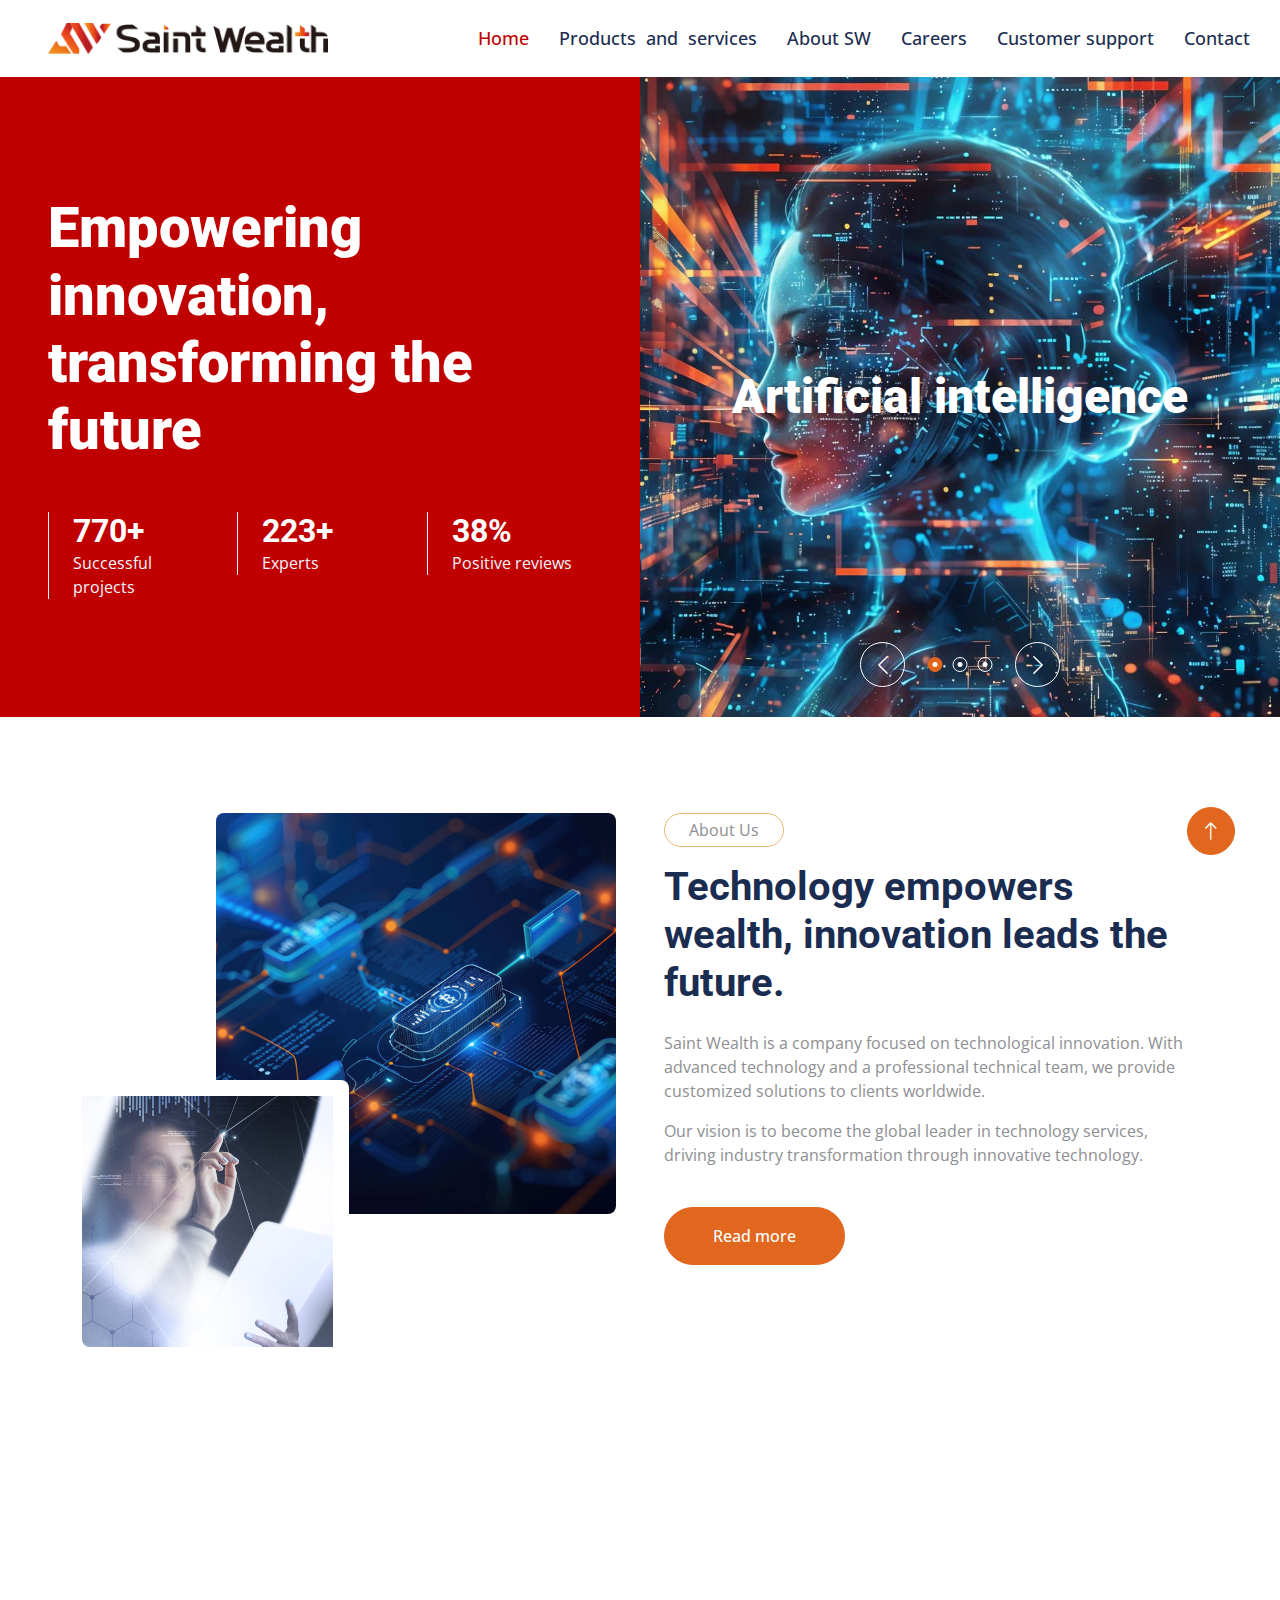
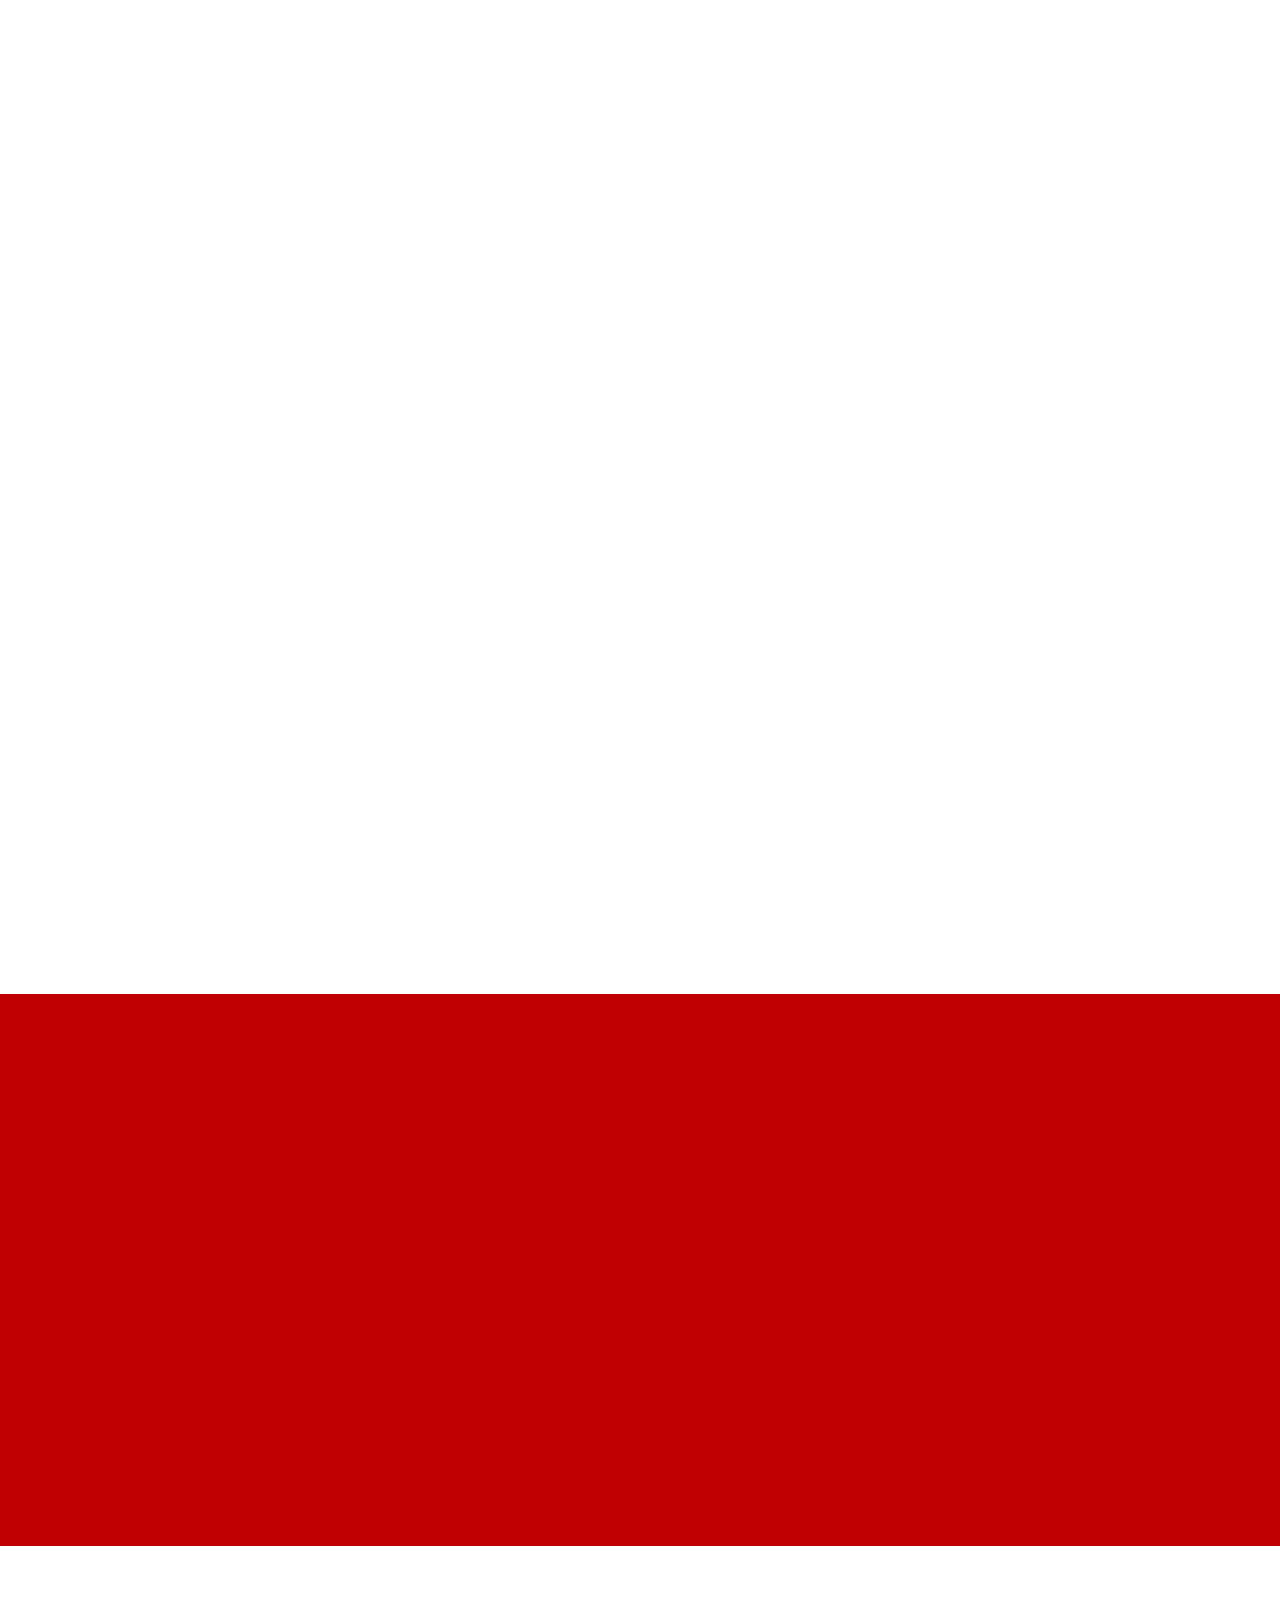
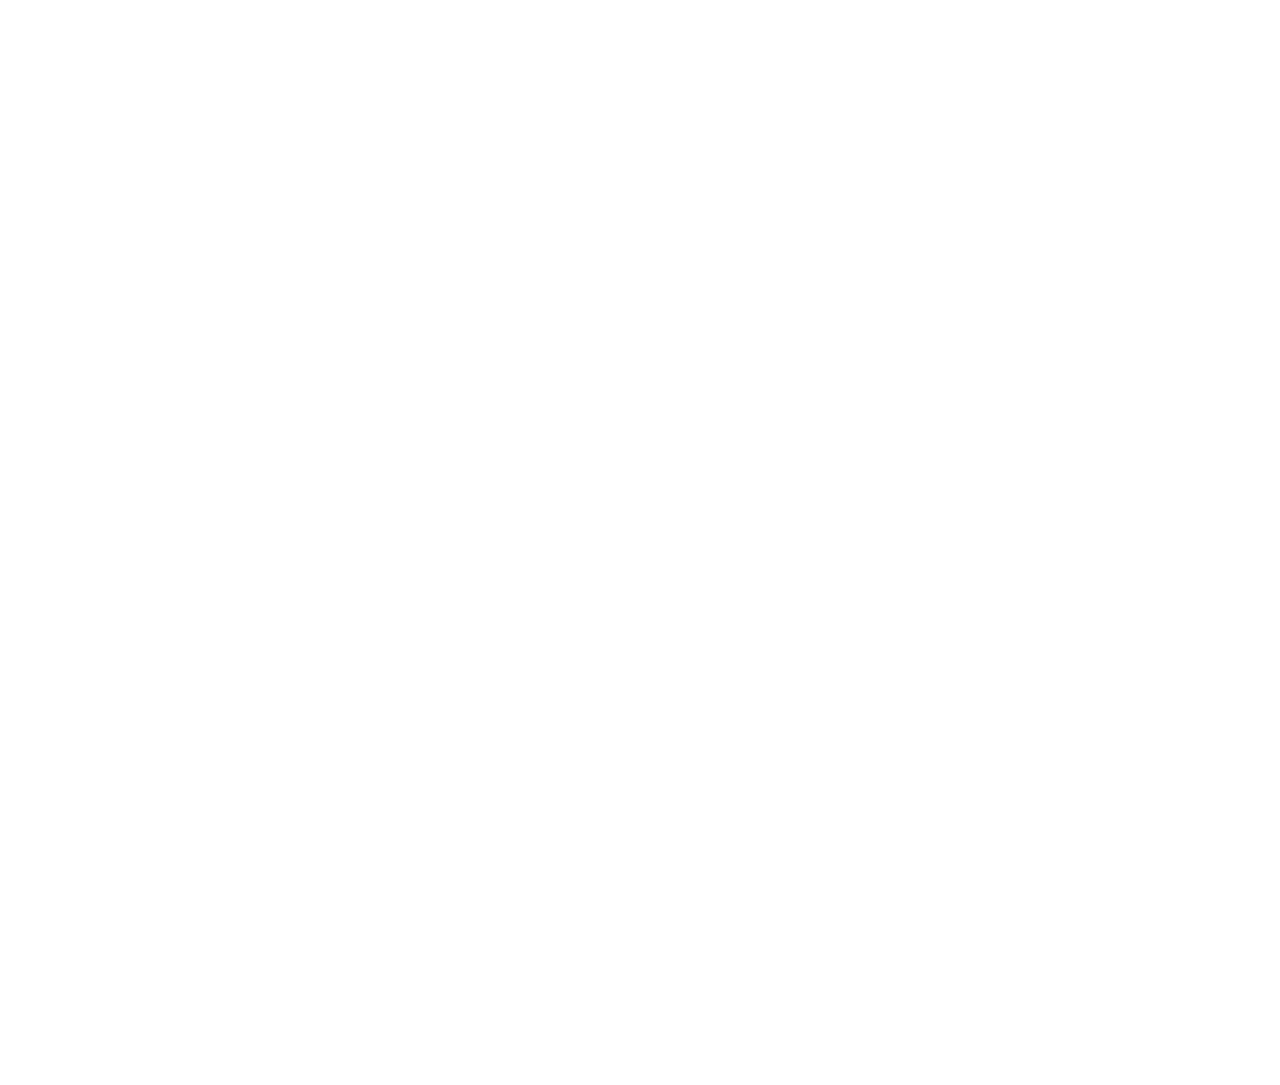
<file: index.html>
<!DOCTYPE html>
<html lang="en">

<head>
    <meta charset="utf-8">
    <title>Saint wealth</title>
    <meta content="width=device-width, initial-scale=1.0" name="viewport">
    <meta content="Artificial intelligence, Financial technology, IT services, Software applications, Game art design, Information security" name="keywords">
    <meta content="Saint Wealth is a company focused on technological innovation. With advanced technology and a professional technical team, we provide customized solutions to clients worldwide.
Our vision is to become the global leader in technology services, driving industry transformation through innovative technology." name="description">

    <!-- Favicon -->
    <link href="img/favicon.png" rel="icon">

    <!-- Google Web Fonts -->
    <link rel="preconnect" href="https://fonts.googleapis.com">
    <link rel="preconnect" href="https://fonts.gstatic.com" crossorigin>
    <link href="https://fonts.googleapis.com/css2?family=Open+Sans:wght@400;500&family=Roboto:wght@500;700;900&display=swap" rel="stylesheet"> 

    <!-- Icon Font Stylesheet -->
    <link href="https://cdnjs.cloudflare.com/ajax/libs/font-awesome/5.10.0/css/all.min.css" rel="stylesheet">
    <link href="https://cdn.jsdelivr.net/npm/bootstrap-icons@1.4.1/font/bootstrap-icons.css" rel="stylesheet">

    <!-- Libraries Stylesheet -->
    <link href="lib/animate/animate.min.css" rel="stylesheet">
    <link href="lib/owlcarousel/assets/owl.carousel.min.css" rel="stylesheet">
    <link href="lib/tempusdominus/css/tempusdominus-bootstrap-4.min.css" rel="stylesheet" />

    <!-- Customized Bootstrap Stylesheet -->
    <link href="css/bootstrap.min.css" rel="stylesheet">

    <!-- Template Stylesheet -->
    <link href="css/style.css" rel="stylesheet">
</head>

<body>
    <!-- Spinner Start -->
    <div id="spinner" class="show bg-white position-fixed translate-middle w-100 vh-100 top-50 start-50 d-flex align-items-center justify-content-center">
        <div class="spinner-grow text-primary" style="width: 3rem; height: 3rem;" role="status">
            <span class="sr-only">Loading...</span>
        </div>
    </div>
    <!-- Spinner End -->

    <!-- Navbar Start -->
    <nav class="navbar navbar-expand-lg bg-white navbar-light sticky-top p-0 wow fadeIn" data-wow-delay="0.1s">
        <a href="index.html" class="navbar-brand d-flex align-items-center px-4 px-lg-5">
            <img src="img/sw_logo-1.png" style="width:280px;" alt="">
        </a>
        <button type="button" class="navbar-toggler me-4" data-bs-toggle="collapse" data-bs-target="#navbarCollapse">
            <span class="navbar-toggler-icon"></span>
        </button>
        <div class="collapse navbar-collapse" id="navbarCollapse">
            <div class="navbar-nav ms-auto p-4 p-lg-0">
                <a href="index.html" class="nav-item nav-link active">Home</a>
                
                <a href="products_service.html" class="nav-item nav-link">Products&nbsp&nbspand&nbsp&nbspservices</a>
                <a href="about.html" class="nav-item nav-link">About&nbspSW</a>
                
                <a href="careers.html" class="nav-item nav-link">Careers</a>
                <a href="customer_support.html" class="nav-item nav-link">Customer support</a>
                <a href="contact.html" class="nav-item nav-link">Contact</a>
            </div>
        </div>
    </nav>
    <!-- Navbar End -->


    <!-- Header Start -->
    <div class="container-fluid header bg-primary p-0 mb-5">
        <div class="row g-0 align-items-center flex-column-reverse flex-lg-row">
            <div class="col-lg-6 p-5 wow fadeIn" data-wow-delay="0.1s">
                <h1 class="display-4 text-white mb-5">Empowering innovation, transforming the future</h1>
                <div class="row g-4">
                    <div class="col-sm-4">
                        <div class="border-start border-light ps-4">
                            <span class="text-white mb-1" data-toggle="counter-up">2000</span><span class="text-white mb-1">+</span>
                            <p class="text-light mb-0">Successful projects</p>
                        </div>
                    </div>
                    <div class="col-sm-4">
                        <div class="border-start border-light ps-4">
                            <span class="text-white mb-1" data-toggle="counter-up">580</span><span class="text-white mb-1">+</span>
                            <p class="text-light mb-0">Experts</p>
                        </div>
                    </div>
                    <div class="col-sm-4">
                        <div class="border-start border-light ps-4">
                            <span class="text-white mb-1" data-toggle="counter-up">98</span><span class="text-white mb-1">%</span>
                            <p class="text-light mb-0">Positive reviews</p>
                        </div>
                    </div>
                </div>
            </div>
            <div class="col-lg-6 wow fadeIn" data-wow-delay="0.5s">
                <div class="owl-carousel header-carousel">
                    <div class="owl-carousel-item position-relative">
                        <img class="img-fluid" src="img/carousel-1.jpg" alt="">
                        <div class="owl-carousel-text">
                            <h1 class="display-1 text-white mb-0">Artificial intelligence</h1>
                        </div>
                    </div>
                    <div class="owl-carousel-item position-relative">
                        <img class="img-fluid" src="img/carousel-2.jpg" alt="">
                        <div class="owl-carousel-text">
                            <h1 class="display-1 text-white mb-0">Financial technology</h1>
                        </div>
                    </div>
                    <div class="owl-carousel-item position-relative">
                        <img class="img-fluid" src="img/carousel-3.jpg" alt="">
                        <div class="owl-carousel-text">
                            <h1 class="display-1 text-white mb-0">Information security</h1>
                        </div>
                    </div>
                </div>
            </div>
        </div>
    </div>
    <!-- Header End -->


    <!-- About Start -->
    <div class="container-xxl py-5">
        <div class="container">
            <div class="row g-5">
                <div class="col-lg-6 wow fadeIn" data-wow-delay="0.1s">
                    <div class="d-flex flex-column">
                        <img class="img-fluid rounded w-75 align-self-end" src="img/about-1.jpg" alt="">
                        <img class="img-fluid rounded w-50 bg-white pt-3 pe-3" src="img/about-2.jpg" alt="" style="margin-top: -25%;">
                    </div>
                </div>
                <div class="col-lg-6 wow fadeIn" data-wow-delay="0.5s">
                    <p class="d-inline-block border rounded-pill py-1 px-4">About Us</p>
                    <h1 class="mb-4">Technology empowers wealth, innovation leads the future.</h1>
                    <p>Saint Wealth is a company focused on technological innovation. With advanced technology and a professional technical team, we provide customized solutions to clients worldwide. </p>
                    <p class="mb-4">Our vision is to become the global leader in technology services, driving industry transformation through innovative technology.</p>
                   <a class="btn btn-primary rounded-pill py-3 px-5 mt-3" href="about.html">Read more</a>
                </div>
            </div>
        </div>
    </div>
    <!-- About End -->


    <!-- Service Start -->
    <div class="container-xxl py-5">
        <div class="container">
            <div class="text-center mx-auto mb-5 wow fadeInUp" data-wow-delay="0.1s" style="max-width: 600px;">
                <p class="d-inline-block border rounded-pill py-1 px-4">Services</p>
                <h1>Innovative solutions</h1>
            </div>
            <div class="row g-4">
                <div class="col-lg-4 col-md-6 wow fadeInUp" data-wow-delay="0.1s">
                    <div class="service-item bg-light rounded">
                            <div><img class="img-fluid " src="img/services-1.jpg" alt="">
                            </div>
                       <div class="p-4"><h4 class="mb-3">Artificial intelligence</h4>
                        <p class="mb-4 add2">AI is the key to future business competitiveness. We offer AI solutions, including machine learning, natural language processing, computer vision, and data analytics, helping businesses enhance efficiency, optimize decision-making, and reduce costs.</p>
                        <a class="btn" href="artificial_intelligence.html"><i class="fa fa-plus text-primary me-3"></i>Read more</a></div>
                    </div>
                </div>

               <div class="col-lg-4 col-md-6 wow fadeInUp" data-wow-delay="0.3s">
                    <div class="service-item bg-light rounded">
                            <div><img class="img-fluid " src="img/services-2.jpg" alt="">
                            </div>
                       <div class="p-4"><h4 class="mb-3">Financial technology</h4>
                        <p class="mb-4 add2">Our fintech solutions encompass intelligent investment advisory, blockchain technology, digital payments, and risk management, enabling financial institutions to improve operational efficiency and security.</p>
                        <a class="btn" href="financial_technology.html"><i class="fa fa-plus text-primary me-3"></i>Read more</a></div>
                    </div>
                </div>


                <div class="col-lg-4 col-md-6 wow fadeInUp" data-wow-delay="0.5s">
                    <div class="service-item bg-light rounded">
                            <div><img class="img-fluid " src="img/services-3.jpg" alt="">
                            </div>
                       <div class="p-4"><h4 class="mb-3">IT services</h4>
                        <p class="mb-4 add2">We provide IT infrastructure, cloud computing, big data analytics, and software-hardware integration, empowering businesses to seamlessly adapt to digital transformation.</p>
                        <a class="btn" href="IT_services.html"><i class="fa fa-plus text-primary me-3"></i>Read more</a></div>
                    </div>
                </div>


                <div class="col-lg-4 col-md-6 wow fadeInUp" data-wow-delay="0.1s">
                    <div class="service-item bg-light rounded">
                            <div><img class="img-fluid " src="img/services-4.jpg" alt="">
                            </div>
                       <div class="p-4"><h4 class="mb-3">Software applications</h4>
                        <p class="mb-4 add2">We develop high-performance enterprise management systems, SaaS platforms, and client applications to help businesses streamline operations and improve efficiency.</p>
                        <a class="btn" href="software_applications.html"><i class="fa fa-plus text-primary me-3"></i>Read more</a></div>
                    </div>
                </div>

                <div class="col-lg-4 col-md-6 wow fadeInUp" data-wow-delay="0.3s">
                    <div class="service-item bg-light rounded">
                            <div><img class="img-fluid " src="img/services-5.jpg" alt="">
                            </div>
                       <div class="p-4"><h4 class="mb-3">Game art design</h4>
                        <p class="mb-4 add2">Our professional game art services include UI/UX design, 3D modeling, animation production, and visual effects, creating immersive gaming experiences for developers.</p>
                        <a class="btn" href="game_art_design.html"><i class="fa fa-plus text-primary me-3"></i>Read more</a></div>
                    </div>
                </div>


                <div class="col-lg-4 col-md-6 wow fadeInUp" data-wow-delay="0.5s">
                    <div class="service-item bg-light rounded">
                            <div><img class="img-fluid " src="img/services-6.jpg" alt="">
                            </div>
                       <div class="p-4"><h4 class="mb-3">Information security</h4>
                        <p class="mb-4 add2">Cybersecurity is essential. We offer data encryption, risk management, penetration testing, and security audits to ensure the utmost protection of client data.</p>
                        <a class="btn" href="information_security.html"><i class="fa fa-plus text-primary me-3"></i>Read more</a></div>
                    </div>
                </div>


            </div>
        </div>
    </div>
    <!-- Service End -->


    <!-- Feature Start -->
    <div class="container-fluid bg-primary overflow-hidden my-5 px-lg-0">
        <div class="container feature px-lg-0">
            <div class="row g-0 mx-lg-0">
                <div class="col-lg-6 feature-text py-5 wow fadeIn" data-wow-delay="0.1s">
                    <div class="p-lg-5 ps-lg-0">
                        <h1 class="text-white mb-4">Why choose us</h1>
                        <p class="text-white mb-4 pb-2">In the fast-evolving digital era, Saint Wealth offers innovative, customized solutions to help businesses thrive through digital transformation and foster long-term, strategic partnerships for sustainable growth.</p>
                        <div class="row g-4">
                            <div class="col-6">
                                <div class="d-flex align-items-center">
                                    <div class="d-flex flex-shrink-0 align-items-center justify-content-center rounded-circle bg-light" style="width: 55px; height: 55px;">
                                        <i class="fa fa-wrench text-primary"></i>
                                    </div>
                                    <div class="ms-4">
                                        <p class="text-white mb-2">Professional</p>
                                        <h5 class="text-white mb-0">Technical expertise</h5>
                                    </div>
                                </div>
                            </div>
                            <div class="col-6">
                                <div class="d-flex align-items-center">
                                    <div class="d-flex flex-shrink-0 align-items-center justify-content-center rounded-circle bg-light" style="width: 55px; height: 55px;">
                                        <i class="fa fa-magic text-primary"></i>
                                    </div>
                                    <div class="ms-4">
                                        <p class="text-white mb-2">Tailored</p>
                                        <h5 class="text-white mb-0">Solutions</h5>
                                    </div>
                                </div>
                            </div>
                            <div class="col-6">
                                <div class="d-flex align-items-center">
                                    <div class="d-flex flex-shrink-0 align-items-center justify-content-center rounded-circle bg-light" style="width: 55px; height: 55px;">
                                        <i class="fa fa-balance-scale text-primary"></i>
                                    </div>
                                    <div class="ms-4">
                                        <p class="text-white mb-2">System</p>
                                        <h5 class="text-white mb-0">Stability</h5>
                                    </div>
                                </div>
                            </div>
                            <div class="col-6">
                                <div class="d-flex align-items-center">
                                    <div class="d-flex flex-shrink-0 align-items-center justify-content-center rounded-circle bg-light" style="width: 55px; height: 55px;">
                                        <i class="fa fa-flag text-primary"></i>
                                    </div>
                                    <div class="ms-4">
                                        <p class="text-white mb-2">Ongoing</p>
                                        <h5 class="text-white mb-0">Innovation</h5>
                                    </div>
                                </div>
                            </div>
                        </div>
                    </div>
                </div>
                <div class="col-lg-6 pe-lg-0 wow fadeIn" data-wow-delay="0.5s" style="min-height: 400px;">
                    <div class="position-relative h-100">
                        <img class="position-absolute img-fluid w-100 h-100" src="img/feature.jpg" style="object-fit: cover;" alt="">
                    </div>
                </div>
            </div>
        </div>
    </div>
    <!-- Feature End -->

    <!-- Testimonial Start -->
    <div class="container-xxl py-5">
        <div class="container">
            <div class="text-center mx-auto mb-5 wow fadeInUp" data-wow-delay="0.1s" style="max-width: 600px;">
                <p class="d-inline-block border rounded-pill py-1 px-4">Testimonial</p>
                <h1>What say our patients!</h1>
            </div>
            <div class="owl-carousel testimonial-carousel wow fadeInUp" data-wow-delay="0.1s">
                <div class="testimonial-item text-center">
                    <img class="img-fluid bg-light rounded-circle p-2 mx-auto mb-4" src="img/testimonial-1.jpg" style="width: 100px; height: 100px;">
                    <div class="testimonial-text rounded text-center p-4">
                        <p>"Saint Wealth’s AI solutions have optimized our data analysis process, significantly improving decision-making accuracy. What used to take weeks for market analysis can now be completed in just hours, greatly enhancing our operational efficiency!"</p>
                        <h5 class="mb-1">Data director</h5>
                        <span class="fst-italic">Global retail group</span>
                    </div>
                </div>

                <div class="testimonial-item text-center">
                    <img class="img-fluid bg-light rounded-circle p-2 mx-auto mb-4" src="img/testimonial-2.jpg" style="width: 100px; height: 100px;">
                    <div class="testimonial-text rounded text-center p-4">
                        <p>"As a financial institution, we require highly accurate risk management tools. Saint Wealth’s fintech solutions have enhanced our credit evaluation accuracy and strengthened risk control, making our services more competitive."</p>
                        <h5 class="mb-1">Head of risk management</h5>
                        <span class="fst-italic">International bank</span>
                    </div>
                </div>

                <div class="testimonial-item text-center">
                    <img class="img-fluid bg-light rounded-circle p-2 mx-auto mb-4" src="img/testimonial-3.jpg" style="width: 100px; height: 100px;">
                    <div class="testimonial-text rounded text-center p-4">
                        <p>"With our company growing rapidly, we needed a stable and reliable IT infrastructure. Saint Wealth’s IT services team built an efficient cloud architecture for us while reinforcing cybersecurity, ensuring our systems run smoothly and securely."</p>
                        <h5 class="mb-1">CTO</h5>
                        <span class="fst-italic">Tech startup</span>
                    </div>
                </div>

                <div class="testimonial-item text-center">
                    <img class="img-fluid bg-light rounded-circle p-2 mx-auto mb-4" src="img/testimonial-4.jpg" style="width: 100px; height: 100px;">
                    <div class="testimonial-text rounded text-center p-4">
                        <p>"We partnered with Saint Wealth to develop an innovative digital product, and their design and development teams worked seamlessly to ensure not only powerful functionality but also an outstanding user experience. Our customer satisfaction soared, leading to a 40% increase in revenue!"</p>
                        <h5 class="mb-1">Product director</h5>
                        <span class="fst-italic">Leading game company</span>
                    </div>
                </div>
            </div>
        </div>
    </div>
    <!-- Testimonial End -->


    <!-- Footer Start -->
    <div class="container-fluid bg-dark text-light-footer footer mt-5 pt-5 wow fadeIn" data-wow-delay="0.1s">
        <div class="container py-5">
            <div class="row g-5">
                <div class="col-lg-3 col-md-6">
                    <a href="index.html" class="navbar-brand d-flex align-items-center mb-4">
                        <img src="img/sw_logo-1-w.png" style="width:260px;" alt="">
                    </a>
                    <p>Saint Wealth is a company focused on technological innovation. With advanced technology and a professional technical team, we provide customized solutions to clients worldwide.</p>
               </div>
                <div class="col-lg-3 col-md-6">
                    <h5 class="text-light-tittle mb-4">Services</h5>
                    <a class="btn btn-link" href="artificial_intelligence.html">Artificial intelligence</a>
                    <a class="btn btn-link" href="financial_technology.html">Financial technology</a>
                    <a class="btn btn-link" href="IT_services.html">IT services</a>
                    <a class="btn btn-link" href="software_applications.html">Software applications</a>
                    <a class="btn btn-link" href="game_art_design.html">Game art design</a>
                    <a class="btn btn-link" href="information_security.html">Information security</a>
                </div>
                <div class="col-lg-3 col-md-6">
                    <h5 class="text-light-tittle mb-4">Quick links</h5>
                    <a class="btn btn-link" href="about.html">About SW</a>
                    <a class="btn btn-link" href="careers.html">Careers</a>
                    <a class="btn btn-link" href="customer_support.html">Customer support</a>
                    <a class="btn btn-link" href="products_service.html#process">Process</a>
                </div>
                <div class="col-lg-3 col-md-6">
                    <h5 class="text-light-tittle mb-4">Contact</h5>
                    <p style="color:#FFFFFF;">21 Regent Street, Belize City, Belize</p>
                    <h5 style="color:#FFFFFF;">Let’s build a digital future together!</h5>
                    <div class="position-relative mx-auto" style="max-width: 400px;">
                        <a class="btn btn-primary mt-3  py-2 top-0 end-0 me-2" href="contact.html">Contact us</a>  
                    </div>
                </div>
            </div>
        </div>
        <div class="container">
            <div class="copyright">
                <div class="row">
                    <div class="col-md-6 text-center text-md-start mb-3 mb-md-0 text-light">
                        &copy; SAINT WEALTH LTD., All Right Reserved.
                    </div>
                    
                </div>
            </div>
        </div>
    </div>
    <!-- Footer End -->


    <!-- Back to Top -->
    <a href="#" class="btn btn-lg btn-primary btn-lg-square rounded-circle back-to-top"><i class="bi bi-arrow-up"></i></a>


    <!-- JavaScript Libraries -->
    <script src="https://code.jquery.com/jquery-3.4.1.min.js"></script>
    <script src="https://cdn.jsdelivr.net/npm/bootstrap@5.0.0/dist/js/bootstrap.bundle.min.js"></script>
    <script src="lib/wow/wow.min.js"></script>
    <script src="lib/easing/easing.min.js"></script>
    <script src="lib/waypoints/waypoints.min.js"></script>
    <script src="lib/counterup/counterup.min.js"></script>
    <script src="lib/owlcarousel/owl.carousel.min.js"></script>
    <script src="lib/tempusdominus/js/moment.min.js"></script>
    <script src="lib/tempusdominus/js/moment-timezone.min.js"></script>
    <script src="lib/tempusdominus/js/tempusdominus-bootstrap-4.min.js"></script>

    <!-- Template Javascript -->
    <script src="js/main.js"></script>
</body>

</html>
</file>
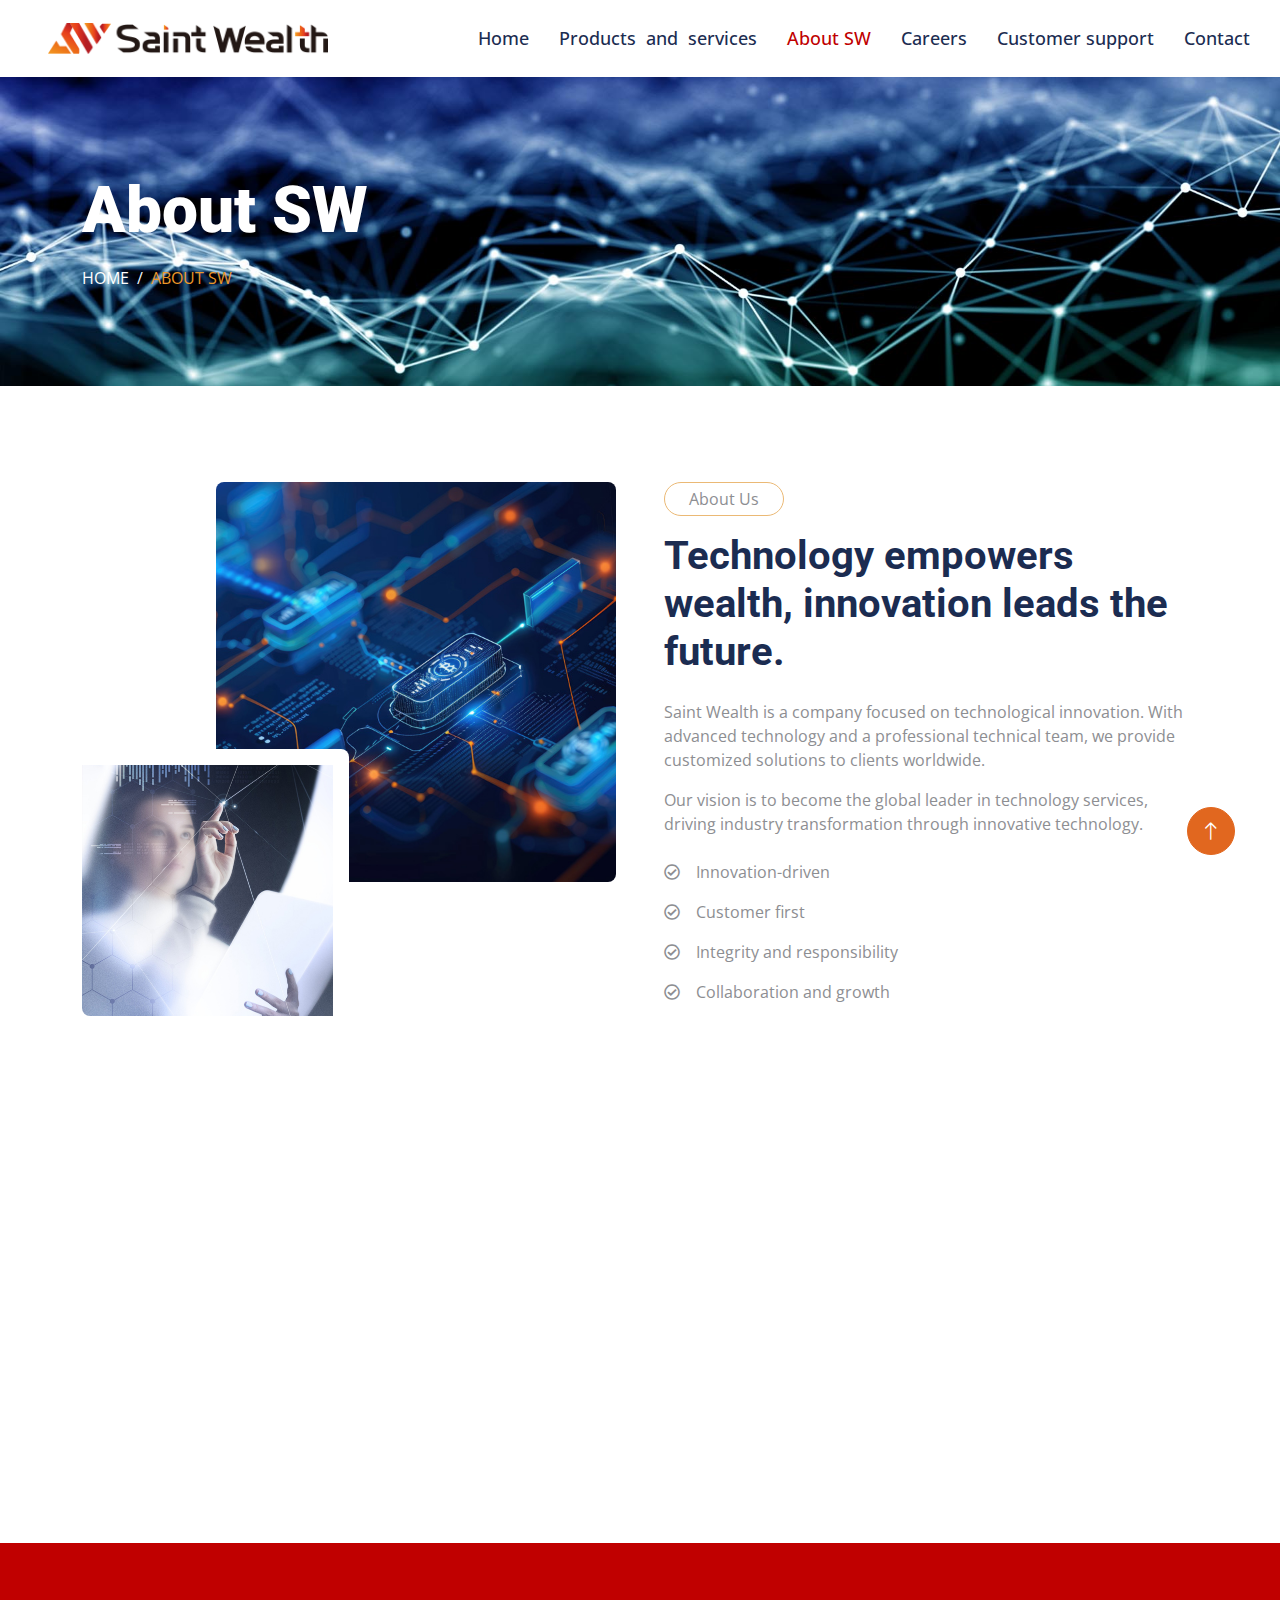
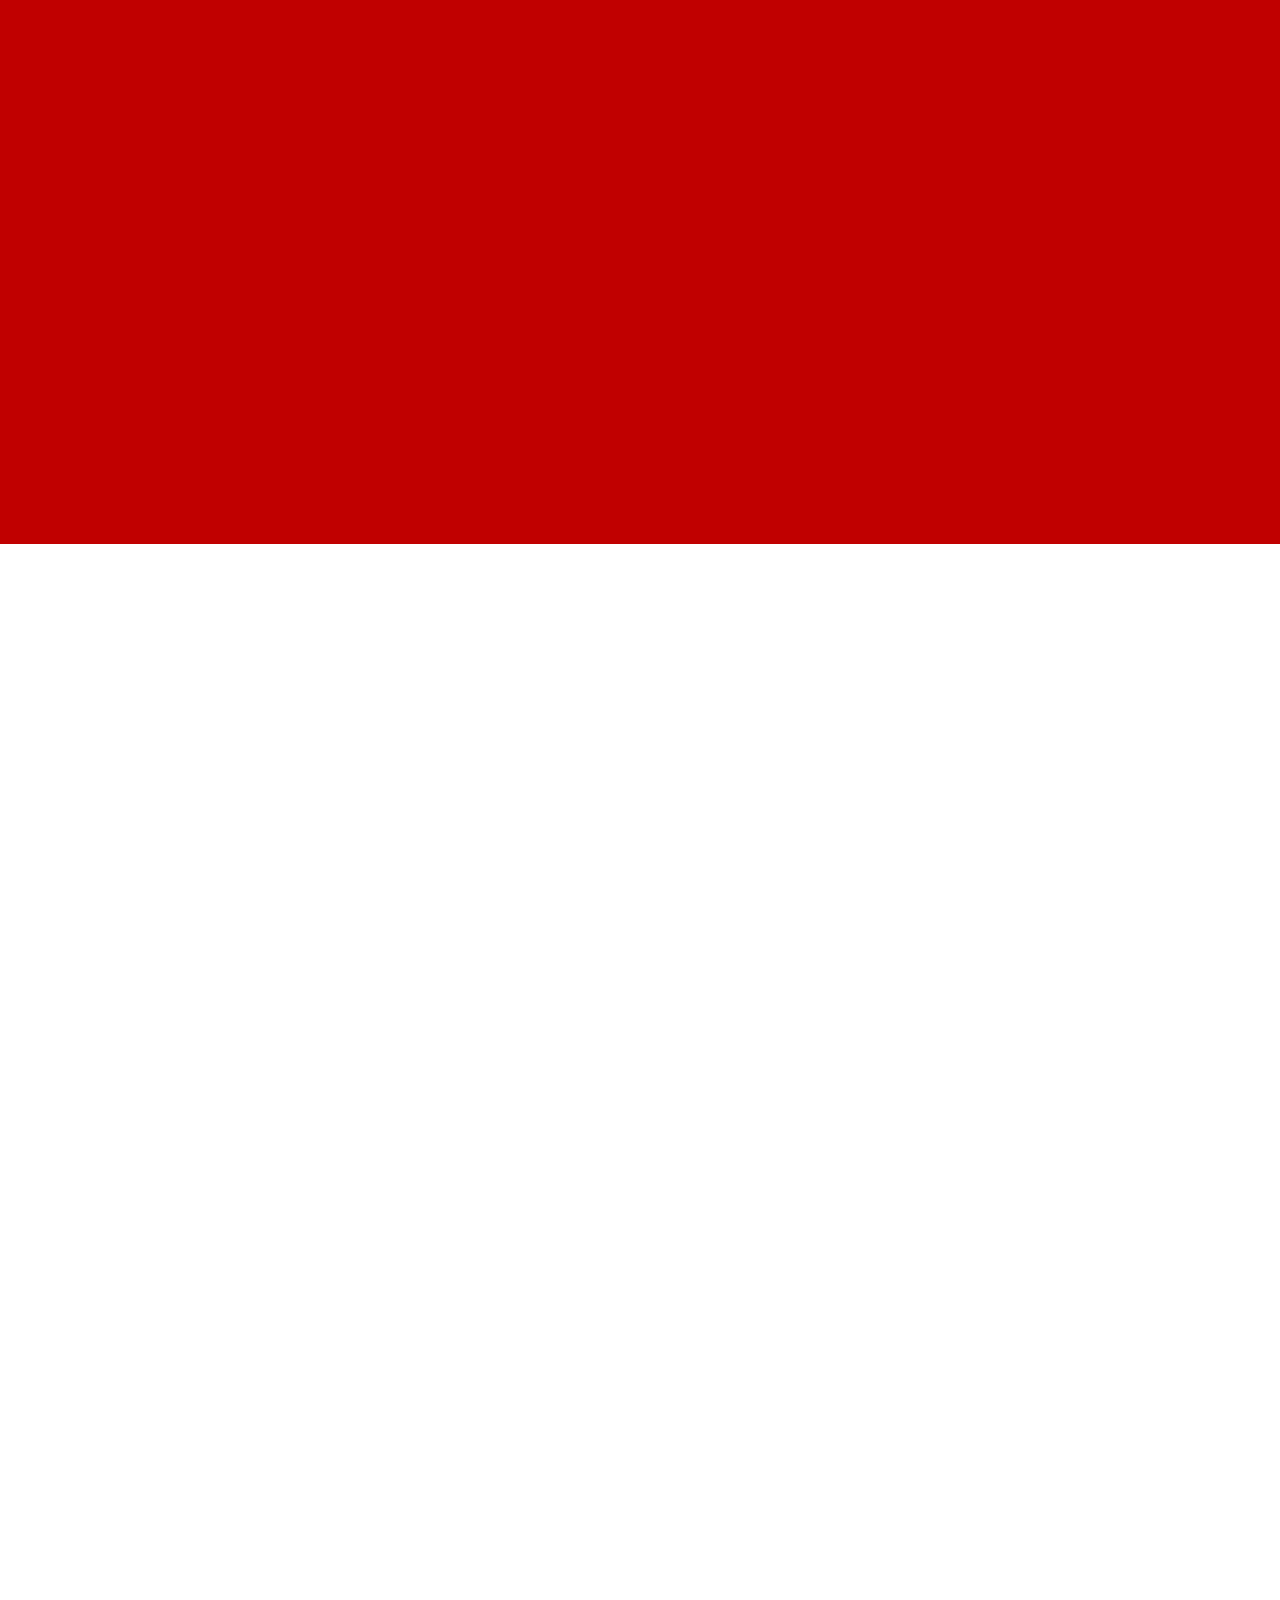
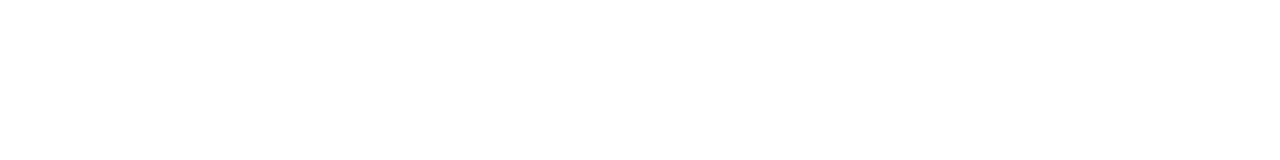
<file: about.html>
<!DOCTYPE html>
<html lang="en">

<head>
    <meta charset="utf-8">
    <title>About SW | Saint wealth</title>
    <meta content="width=device-width, initial-scale=1.0" name="viewport">
    <meta content="Artificial intelligence, Financial technology, IT services, Software applications, Game art design, Information security" name="keywords">
    <meta content="Saint Wealth is a company focused on technological innovation. With advanced technology and a professional technical team, we provide customized solutions to clients worldwide.
Our vision is to become the global leader in technology services, driving industry transformation through innovative technology." name="description">

    <!-- Favicon -->
    <link href="img/favicon.png" rel="icon">

    <!-- Google Web Fonts -->
    <link rel="preconnect" href="https://fonts.googleapis.com">
    <link rel="preconnect" href="https://fonts.gstatic.com" crossorigin>
    <link href="https://fonts.googleapis.com/css2?family=Open+Sans:wght@400;500&family=Roboto:wght@500;700;900&display=swap" rel="stylesheet"> 

    <!-- Icon Font Stylesheet -->
    <link href="https://cdnjs.cloudflare.com/ajax/libs/font-awesome/5.10.0/css/all.min.css" rel="stylesheet">
    <link href="https://cdn.jsdelivr.net/npm/bootstrap-icons@1.4.1/font/bootstrap-icons.css" rel="stylesheet">

    <!-- Libraries Stylesheet -->
    <link href="lib/animate/animate.min.css" rel="stylesheet">
    <link href="lib/owlcarousel/assets/owl.carousel.min.css" rel="stylesheet">
    <link href="lib/tempusdominus/css/tempusdominus-bootstrap-4.min.css" rel="stylesheet" />

    <!-- Customized Bootstrap Stylesheet -->
    <link href="css/bootstrap.min.css" rel="stylesheet">

    <!-- Template Stylesheet -->
    <link href="css/style.css" rel="stylesheet">
</head>

<body>
    <!-- Spinner Start -->
    <div id="spinner" class="show bg-white position-fixed translate-middle w-100 vh-100 top-50 start-50 d-flex align-items-center justify-content-center">
        <div class="spinner-grow text-primary" style="width: 3rem; height: 3rem;" role="status">
            <span class="sr-only">Loading...</span>
        </div>
    </div>
    <!-- Spinner End -->

    <!-- Navbar Start -->
    <nav class="navbar navbar-expand-lg bg-white navbar-light sticky-top p-0 wow fadeIn" data-wow-delay="0.1s">
        <a href="index.html" class="navbar-brand d-flex align-items-center px-4 px-lg-5">
            <img src="img/sw_logo-1.png" style="width:280px;" alt="">
        </a>
        <button type="button" class="navbar-toggler me-4" data-bs-toggle="collapse" data-bs-target="#navbarCollapse">
            <span class="navbar-toggler-icon"></span>
        </button>
        <div class="collapse navbar-collapse" id="navbarCollapse">
            <div class="navbar-nav ms-auto p-4 p-lg-0">
                <a href="index.html" class="nav-item nav-link ">Home</a>
                
                <a href="products_service.html" class="nav-item nav-link">Products&nbsp&nbspand&nbsp&nbspservices</a>
                <a href="about.html" class="nav-item nav-link active">About&nbspSW</a>
                <a href="careers.html" class="nav-item nav-link">Careers</a>
                <a href="customer_support.html" class="nav-item nav-link">Customer support</a>
                <a href="contact.html" class="nav-item nav-link">Contact</a>
            </div>
        </div>
    </nav>
    <!-- Navbar End -->


    <!-- Page Header Start -->
    <div class="container-fluid page-header py-5 mb-5 wow fadeIn" data-wow-delay="0.1s">
        <div class="container py-5">
            <h1 class="display-3 text-white mb-3 animated slideInDown">About SW</h1>
            <nav aria-label="breadcrumb animated slideInDown">
                <ol class="breadcrumb text-uppercase mb-0">
                    <li class="breadcrumb-item"><a class="text-white" href="index.html">Home</a></li>
                    <li class="breadcrumb-item active" aria-current="page">About SW</li>
                </ol>
            </nav>
        </div>
    </div>
    <!-- Page Header End -->


    <!-- About Start -->
    <div class="container-xxl py-5">
        <div class="container">
            <div class="row g-5">
                <div class="col-lg-6 wow fadeIn" data-wow-delay="0.1s">
                    <div class="d-flex flex-column">
                        <img class="img-fluid rounded w-75 align-self-end" src="img/about-1.jpg" alt="">
                        <img class="img-fluid rounded w-50 bg-white pt-3 pe-3" src="img/about-2.jpg" alt="" style="margin-top: -25%;">
                    </div>
                </div>
                <div class="col-lg-6 wow fadeIn" data-wow-delay="0.5s">
                    <p class="d-inline-block border rounded-pill py-1 px-4">About Us</p>
                    <h1 class="mb-4">Technology empowers wealth, innovation leads the future.</h1>
                    <p>Saint Wealth is a company focused on technological innovation. With advanced technology and a professional technical team, we provide customized solutions to clients worldwide. </p>
                    <p class="mb-4">Our vision is to become the global leader in technology services, driving industry transformation through innovative technology.</p>
                    <p><i class="far fa-check-circle text-primary me-3"></i>Innovation-driven</p>
                    <p><i class="far fa-check-circle text-primary me-3"></i>Customer first</p>
                    <p><i class="far fa-check-circle text-primary me-3"></i>Integrity and responsibility</p>
                    <p><i class="far fa-check-circle text-primary me-3"></i>Collaboration and growth</p>
                </div>
            </div>
        </div>
    </div>
    <!-- About End -->
    

    <!-- Feature End -->
    <div class="container-xxl py-5">
        <div class="container">
            <div class="text-center mx-auto mb-5 wow fadeInUp" data-wow-delay="0.1s" style="max-width: 600px;">
                <p class="d-inline-block border rounded-pill py-1 px-4">Advantages</p>
                <h1>Why choose us</h1>
            </div>
                    <div class="col-lg-12 wow fadeIn" data-wow-delay="0.1s">
                        <div class="">
                           
                            
                            <div class="row g-4">
                                <div class="col-lg-4 col-md-6 wow fadeInUp" data-wow-delay="0.1s">
                                    <div class="d-flex">
                                        <div class="d-flex flex-shrink-0 align-items-center justify-content-center bg-light" style="width: 75px; height: 75px;">
                                            <i class="fa fa-n fa-key text-primary"  ></i>
                                        </div>
                                        <div class="ms-4">
                                            <h4 class="mb-2">Technological innovation</h4>
                        <p class="mb-0">We stay at the forefront of emerging technologies, continuously developing cutting-edge solutions to ensure our clients remain industry leaders.</p>
                                        </div>
                                    </div>
                                </div>
                                <div class="col-lg-4 col-md-6 wow fadeInUp" data-wow-delay="0.3s">
                                    <div class="d-flex">
                                        <div class="d-flex flex-shrink-0 align-items-center justify-content-center bg-light" style="width: 75px; height: 75px;">
                                            <i class="fa fa-n fa-trophy text-primary"  ></i>
                                        </div>
                                        <div class="ms-4">
                                            <h4 class="mb-2">Expert team</h4>
                        <p class="mb-0">Our global team of specialists and engineers brings expertise in AI, fintech, IT services, and cybersecurity, delivering top-tier solutions across industries.</p>
                                        </div>
                                    </div>
                                </div>
                                <div class="col-lg-4 col-md-6 wow fadeInUp" data-wow-delay="0.5s">
                                    <div class="d-flex">
                                        <div class="d-flex flex-shrink-0 align-items-center justify-content-center bg-light" style="width: 75px; height: 75px;">
                                            <i class="fa fa-n fa-crosshairs text-primary"></i>
                                        </div>
                                        <div class="ms-4">
                                            <h4 class="mb-2">Client-centric approach</h4>
                        <p class="mb-0">We provide tailored solutions, deeply understanding each business’s unique needs to offer the most effective technical support and strategic guidance.</p>
                                        </div>
                                    </div>
                                </div>
                            </div>
                        </div>
                    </div>
</div>
</div>
    <!-- Feature Start -->
    <div class="container-fluid bg-primary overflow-hidden my-5 px-lg-0">
        <div class="container feature px-lg-0">
            <div class="row g-0 mx-lg-0">
                <div class="col-lg-6 feature-text py-5 wow fadeIn" data-wow-delay="0.1s">
                    <div class="p-lg-5 ps-lg-0">
                        <p class="d-inline-block border rounded-pill text-light py-1 px-4">Experience</p>
                        <h1 class="text-white mb-4">Extensive experience, global impact</h1>
                        <p class="text-white mb-4 pb-2">With extensive industry experience, we have served clients from around the world across various sectors, including finance, technology, healthcare, and e-commerce. Our innovative solutions not only enhance business competitiveness and growth but also establish a strong presence in the global market.</p>
                        
                        
                        <div class="row g-4 header">
                            <div class="col-sm-4">
                                <div class="border-start border-light ps-4">
                                    <span class="text-white mb-1" data-toggle="counter-up">2000</span><span class="text-white mb-1">+</span>
                                    <p class="text-light mb-0">Successful projects</p>
                                </div>
                            </div>
                            <div class="col-sm-4">
                                <div class="border-start border-light ps-4">
                                    <span class="text-white mb-1" data-toggle="counter-up">580</span><span class="text-white mb-1">+</span>
                                    <p class="text-light mb-0">Experts</p>
                                </div>
                            </div>
                            <div class="col-sm-4">
                                <div class="border-start border-light ps-4">
                                    <span class="text-white mb-1" data-toggle="counter-up">98</span><span class="text-white mb-1">%</span>
                                    <p class="text-light mb-0">Positive reviews</p>
                                </div>
                            </div>
                        </div>
                    </div>
                </div>
                <div class="col-lg-6 pe-lg-0 wow fadeIn" data-wow-delay="0.5s" style="min-height: 400px;">
                    <div class="position-relative h-100">
                        <img class="position-absolute img-fluid w-100 h-100" src="img/experience.jpg" style="object-fit: cover;" alt="">
                    </div>
                </div>
            </div>
        </div>
    </div>



    <!-- Team Start -->
    
    <div class="container-xxl py-5">
        <div class="container">
            <div class="text-center mx-auto mb-5 wow fadeInUp" data-wow-delay="0.1s" style="max-width: 600px;">
                <p class="d-inline-block border rounded-pill py-1 px-4">Team</p>
                <h1>Meet our team</h1>
            </div>
            <div class="row g-4">
                <div class="col-lg-3 col-md-6 wow fadeInUp" data-wow-delay="0.1s">
                    <div class="team-item position-relative rounded overflow-hidden">
                        <div class="overflow-hidden">
                            <img class="img-fluid" src="img/team-1.jpg" alt="">
                        </div>
                        <div class="team-text bg-light text-center p-4">
                            <h5>Artificial intelligence</h5>
                            <p class="text-primary">Engineer</p>
                        </div>
                    </div>
                </div>
                <div class="col-lg-3 col-md-6 wow fadeInUp" data-wow-delay="0.3s">
                    <div class="team-item position-relative rounded overflow-hidden">
                        <div class="overflow-hidden">
                            <img class="img-fluid" src="img/team-2.jpg" alt="">
                        </div>
                        <div class="team-text bg-light text-center p-4">
                            <h5>Financial</h5>
                            <p class="text-primary">Analyst</p>
                        </div>
                    </div>
                </div>
                <div class="col-lg-3 col-md-6 wow fadeInUp" data-wow-delay="0.5s">
                    <div class="team-item position-relative rounded overflow-hidden">
                        <div class="overflow-hidden">
                            <img class="img-fluid" src="img/team-3.jpg" alt="">
                        </div>
                        <div class="team-text bg-light text-center p-4">
                            <h5>Information technology</h5>
                            <p class="text-primary">Specialist</p>
                        </div>
                    </div>
                </div>
                <div class="col-lg-3 col-md-6 wow fadeInUp" data-wow-delay="0.7s">
                    <div class="team-item position-relative rounded overflow-hidden">
                        <div class="overflow-hidden">
                            <img class="img-fluid" src="img/team-4.jpg" alt="">
                        </div>
                        <div class="team-text bg-light text-center p-4">
                            <h5>Creative</h5>
                            <p class="text-primary">Designer</p>
                        </div>
                    </div>
                </div>
            </div>
        </div>
    </div>
    <!-- Team End -->
        

        <!-- Footer Start -->
        <div class="container-fluid bg-dark text-light-footer footer mt-5 pt-5 wow fadeIn" data-wow-delay="0.1s">
            <div class="container py-5">
                <div class="row g-5">
                    <div class="col-lg-3 col-md-6">
                        <a href="index.html" class="navbar-brand d-flex align-items-center mb-4">
                            <img src="img/sw_logo-1-w.png" style="width:260px;" alt="">
                        </a>
                        <p>Saint Wealth is a company focused on technological innovation. With advanced technology and a professional technical team, we provide customized solutions to clients worldwide.</p>
                    </div>
                    <div class="col-lg-3 col-md-6">
                        <h5 class="text-light-tittle mb-4">Services</h5>
                        <a class="btn btn-link" href="artificial_intelligence.html">Artificial intelligence</a>
                        <a class="btn btn-link" href="financial_technology.html">Financial technology</a>
                        <a class="btn btn-link" href="IT_services.html">IT services</a>
                        <a class="btn btn-link" href="software_applications.html">Software applications</a>
                        <a class="btn btn-link" href="game_art_design.html">Game art design</a>
                        <a class="btn btn-link" href="information_security.html">Information security</a>
                    </div>
                    <div class="col-lg-3 col-md-6">
                        <h5 class="text-light-tittle mb-4">Quick links</h5>
                        <a class="btn btn-link" href="about.html">About SW</a>
                        <a class="btn btn-link" href="careers.html">Careers</a>
                        <a class="btn btn-link" href="customer_support.html">Customer support</a>
                        <a class="btn btn-link" href="products_service.html#process">Process</a>
                    </div>
                    <div class="col-lg-3 col-md-6">
                        <h5 class="text-light-tittle mb-4">Contact</h5>
                        <p style="color:#FFFFFF;">21 Regent Street, Belize City, Belize</p>
                        <h5 style="color:#FFFFFF;">Let’s build a digital future together!</h5>
                        <div class="position-relative mx-auto" style="max-width: 400px;">
                            <a class="btn btn-primary mt-3  py-2 top-0 end-0 me-2" href="contact.html">Contact us</a>  
                        </div>
                    </div>
                </div>
            </div>
            <div class="container">
                <div class="copyright">
                    <div class="row">
                        <div class="col-md-6 text-center text-md-start mb-3 mb-md-0 text-light">
                            &copy; SAINT WEALTH LTD., All Right Reserved.
                        </div>
                        
                    </div>
                </div>
            </div>
        </div>
        <!-- Footer End -->


    <!-- Back to Top -->
    <a href="#" class="btn btn-lg btn-primary btn-lg-square rounded-circle back-to-top"><i class="bi bi-arrow-up"></i></a>


    <!-- JavaScript Libraries -->
    <script src="https://code.jquery.com/jquery-3.4.1.min.js"></script>
    <script src="https://cdn.jsdelivr.net/npm/bootstrap@5.0.0/dist/js/bootstrap.bundle.min.js"></script>
    <script src="lib/wow/wow.min.js"></script>
    <script src="lib/easing/easing.min.js"></script>
    <script src="lib/waypoints/waypoints.min.js"></script>
    <script src="lib/counterup/counterup.min.js"></script>
    <script src="lib/owlcarousel/owl.carousel.min.js"></script>
    <script src="lib/tempusdominus/js/moment.min.js"></script>
    <script src="lib/tempusdominus/js/moment-timezone.min.js"></script>
    <script src="lib/tempusdominus/js/tempusdominus-bootstrap-4.min.js"></script>

    <!-- Template Javascript -->
    <script src="js/main.js"></script>
</body>

</html>
</file>
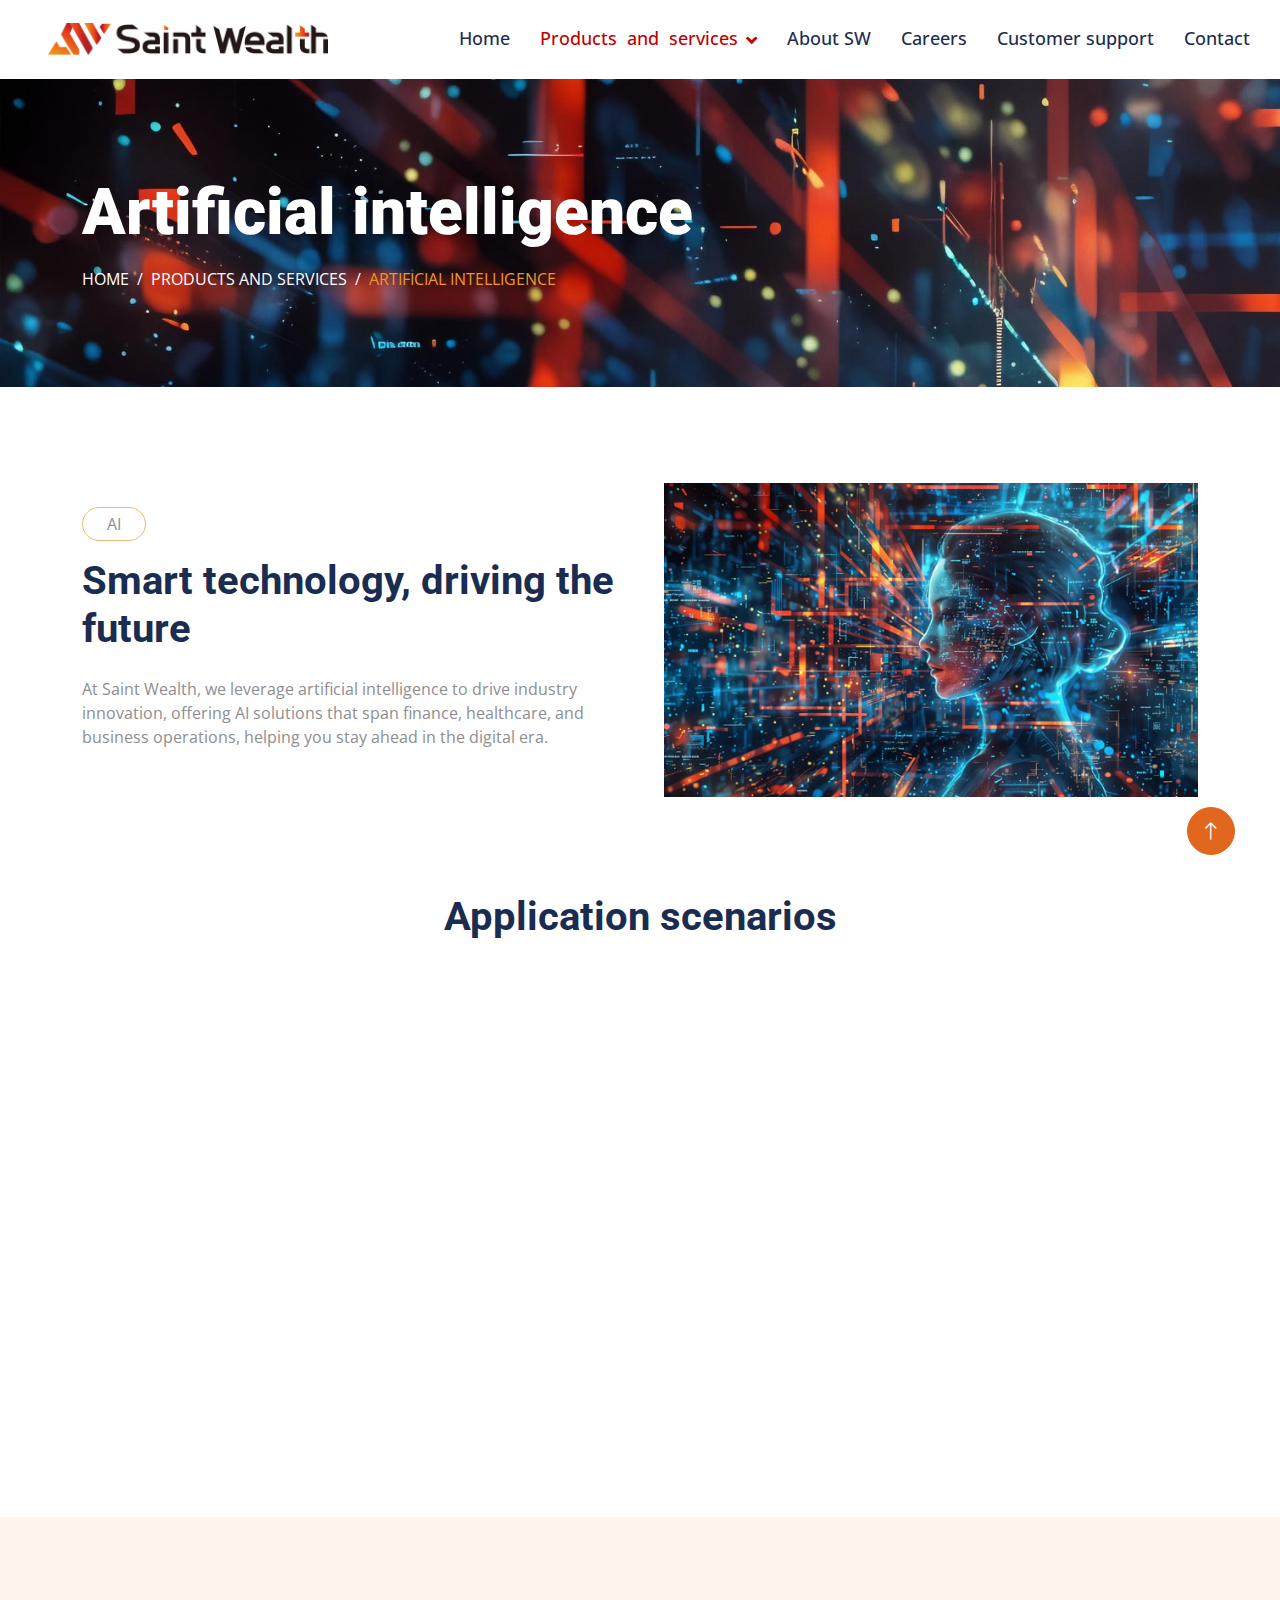
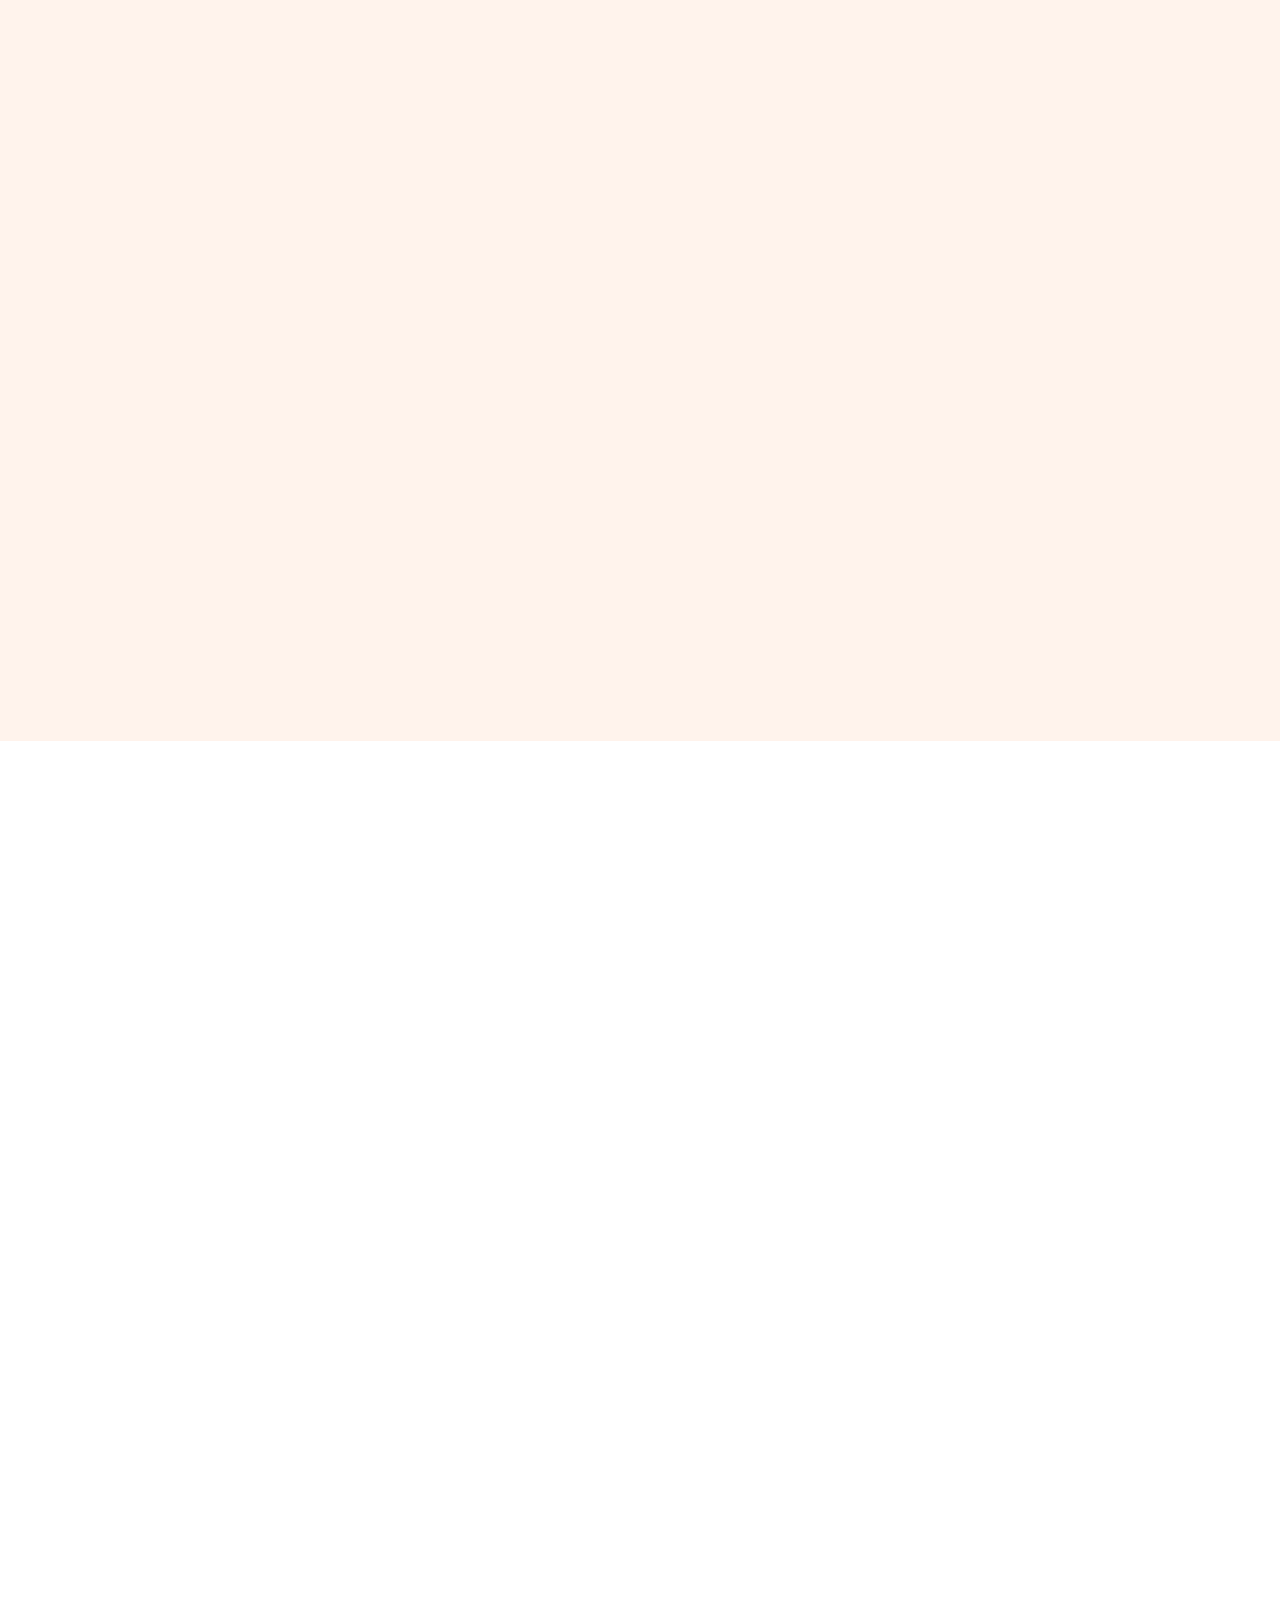
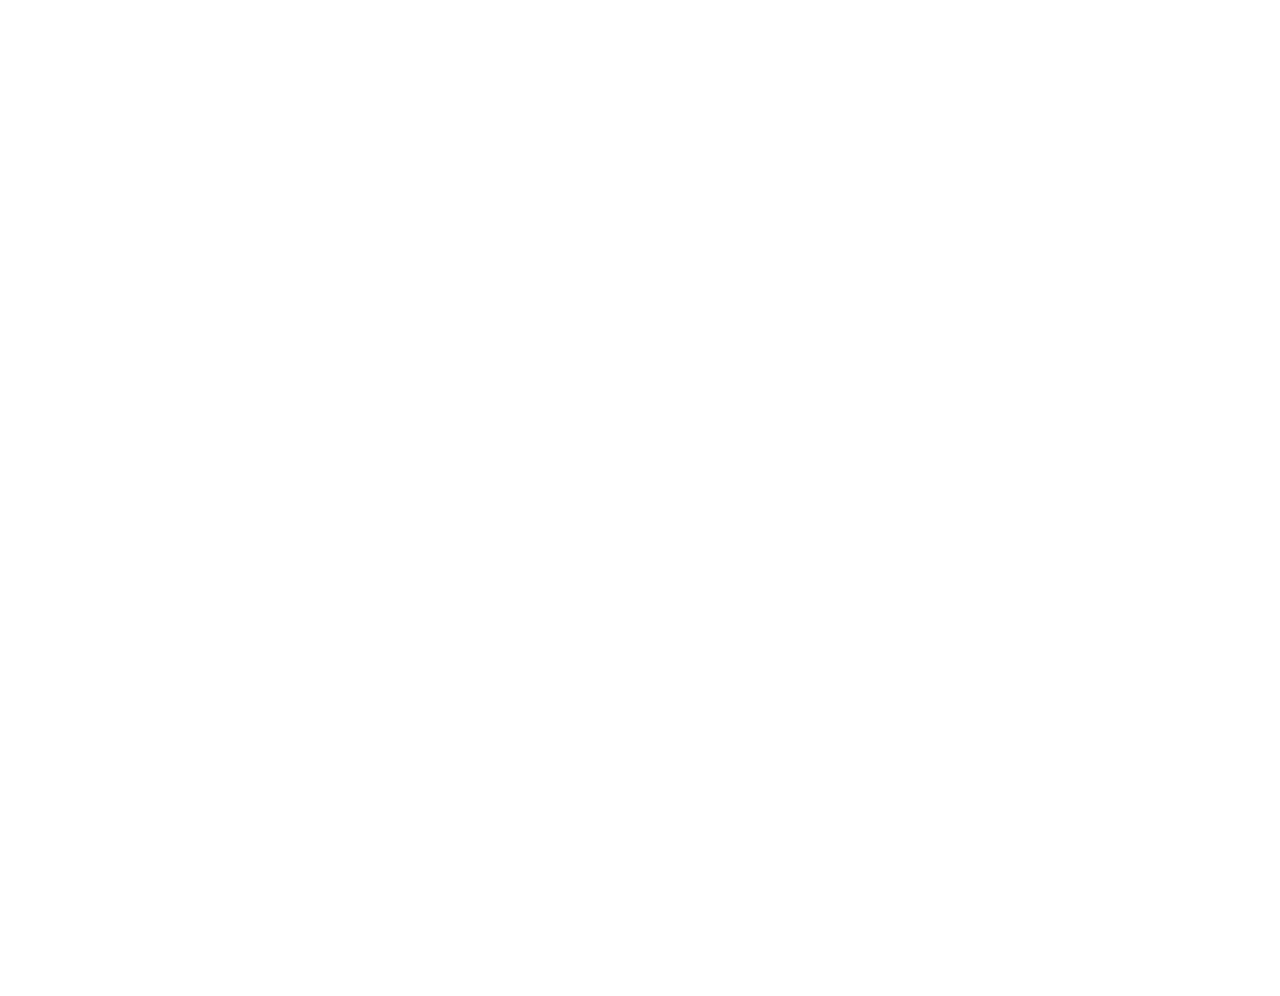
<file: artificial_intelligence.html>
<!DOCTYPE html>
<html lang="en">

<head>
    <meta charset="utf-8">
    <title>Artificial intelligence | Products and services</title>
    <meta content="width=device-width, initial-scale=1.0" name="viewport">
    <meta content="Artificial intelligence, Financial technology, IT services, Software applications, Game art design, Information security" name="keywords">
    <meta content="Saint Wealth is a company focused on technological innovation. With advanced technology and a professional technical team, we provide customized solutions to clients worldwide.
Our vision is to become the global leader in technology services, driving industry transformation through innovative technology." name="description">

    <!-- Favicon -->
    <link href="img/favicon.png" rel="icon">

    <!-- Google Web Fonts -->
    <link rel="preconnect" href="https://fonts.googleapis.com">
    <link rel="preconnect" href="https://fonts.gstatic.com" crossorigin>
    <link href="https://fonts.googleapis.com/css2?family=Open+Sans:wght@400;500&family=Roboto:wght@500;700;900&display=swap" rel="stylesheet"> 

    <!-- Icon Font Stylesheet -->
    <link href="https://cdnjs.cloudflare.com/ajax/libs/font-awesome/5.10.0/css/all.min.css" rel="stylesheet">
    <link href="https://cdn.jsdelivr.net/npm/bootstrap-icons@1.4.1/font/bootstrap-icons.css" rel="stylesheet">

    <!-- Libraries Stylesheet -->
    <link href="lib/animate/animate.min.css" rel="stylesheet">
    <link href="lib/owlcarousel/assets/owl.carousel.min.css" rel="stylesheet">
    <link href="lib/tempusdominus/css/tempusdominus-bootstrap-4.min.css" rel="stylesheet" />

    <!-- Customized Bootstrap Stylesheet -->
    <link href="css/bootstrap.min.css" rel="stylesheet">

    <!-- Template Stylesheet -->
    <link href="css/style.css" rel="stylesheet">
</head>

<body>
    <!-- Spinner Start -->
    <div id="spinner" class="show bg-white position-fixed translate-middle w-100 vh-100 top-50 start-50 d-flex align-items-center justify-content-center">
        <div class="spinner-grow text-primary" style="width: 3rem; height: 3rem;" role="status">
            <span class="sr-only">Loading...</span>
        </div>
    </div>
    <!-- Spinner End -->

    <!-- Navbar Start -->
    <nav class="navbar navbar-expand-lg bg-white navbar-light sticky-top p-0 wow fadeIn" data-wow-delay="0.1s">
        <a href="index.html" class="navbar-brand d-flex align-items-center px-4 px-lg-5">
            <img src="img/sw_logo-1.png" style="width:280px;" alt="">
        </a>
        <button type="button" class="navbar-toggler me-4" data-bs-toggle="collapse" data-bs-target="#navbarCollapse">
            <span class="navbar-toggler-icon"></span>
        </button>
        <div class="collapse navbar-collapse" id="navbarCollapse">
            <div class="navbar-nav ms-auto p-4 p-lg-0">
                <a href="index.html" class="nav-item nav-link ">Home</a>
                <div class="nav-item dropdown">
                    <a href="products_service.html" class="nav-link dropdown-toggle active">Products&nbsp&nbspand&nbsp&nbspservices</a>
                    <div class="dropdown-menu rounded-0 rounded-bottom m-0">
                        <a href="#" class="dropdown-item active">Artificial intelligence</a>
                        <a href="financial_technology.html" class="dropdown-item">Financial technology</a>
                        <a href="IT_services.html" class="dropdown-item">IT services</a>
                        <a href="software_applications.html" class="dropdown-item">Software applications</a>
                        <a href="game_art_design.html" class="dropdown-item">Game art design</a>
                        <a href="information_security.html" class="dropdown-item">Information security</a>
                    </div>
                </div>
                <a href="about.html" class="nav-item nav-link">About&nbspSW</a>
                <a href="careers.html" class="nav-item nav-link">Careers</a>
                <a href="customer_support.html" class="nav-item nav-link">Customer support</a>
                <a href="contact.html" class="nav-item nav-link">Contact</a>
            </div>
        </div>
    </nav>
    <!-- Navbar End -->

    <!-- Page Header Start -->
    <div class="container-fluid page-header1 py-5 mb-5 wow fadeIn" data-wow-delay="0.1s">
        <div class="container py-5">
            <h1 class="display-3 text-white mb-3 animated slideInDown">Artificial intelligence</h1>
            <nav aria-label="breadcrumb animated slideInDown">
                <ol class="breadcrumb text-uppercase mb-0">
                    <li class="breadcrumb-item"><a class="text-white" href="index.html">Home</a></li>
                    <li class="breadcrumb-item"><a class="text-white" href="products_service.html">Products and services</a></li>
                    <li class="breadcrumb-item active" aria-current="page">Artificial intelligence</li>
                </ol>
            </nav>
        </div>
    </div>
    <!-- Page Header End -->

    <div class="container-xxl py-5">
        <div class="container">
            <div class="row g-5 align-items-center">
                <div class="col-xl-6 wow fadeIn" data-wow-delay="0.1s">
                    <div>
                        <p class="d-inline-block border rounded-pill py-1 px-4">AI</p>
                        <h1 class="mb-4">Smart technology, driving the future</h1>
                        <p class="mb-4">At Saint Wealth, we leverage artificial intelligence to drive industry innovation, offering AI solutions that span finance, healthcare, and business operations, helping you stay ahead in the digital era.
                        </p>
                        
                    </div>
                </div>
                

                <div class="col-xl-6 wow fadeIn" data-wow-delay="0.5s">
                    <div class="bg-primary position-relative overflow-hidden">
                        <img class="img-fluid " src="img/products_ai_top.jpg" alt="">
                    </div>
                </div>
            </div>
        </div>
    </div>
   
    <div class="container-xxl py-5">
        <div class="container">
            <div class="text-center mx-auto mb-5 wow fadeInUp" data-wow-delay="0.1s">
            <h1 class="mb-4">Application scenarios</h1></div>

            <div class="col-lg-12">

                    <div class="row g-4">
                        <div class="col-lg-4 col-md-6 wow fadeInUp" data-wow-delay="0.1s">
                            <div class="border-new">
                                    <div><img class="img-fluid" src="img/products_ai.jpg" alt="">
                                    </div>
                               <div class="p-4"><h4 class="mb-3">Finance tech applications</h4>
                                <ul>
                                <li class="mb-1"><span>Risk prediction and fraud detection</span></li>
                                <li class="mb-1"><span>AI-powered portfolio suggestions</span></li>                                
                                <li class="mb-1"><span>High-Frequency Trading Behavior Analysis</span></li>
                                </ul>
                            </div>
                        </div>
                    </div>

                    <div class="col-lg-4 col-md-6 wow fadeInUp" data-wow-delay="0.3s">
                        <div class="border-new">
                                <div><img class="img-fluid" src="img/products_healthcare.jpg" alt="">
                                </div>
                           <div class="p-4"><h4 class="mb-3">Healthcare applications</h4>
                            <ul>
                            <li class="mb-1"><span>AI-Assisted medical imaging diagnosis</span></li>
                            <li class="mb-1"><span>Personalized health management models</span></li>
                            <li class="mb-1"><span>Medical process automation</span></li>
                            </ul>
                        </div>
                    </div>
                </div>

                <div class="col-lg-4 col-md-6 wow fadeInUp" data-wow-delay="0.5s">
                    <div class="border-new">
                            <div><img class="img-fluid" src="img/products_enterprise.jpg" alt="">
                            </div>
                       <div class="p-4"><h4 class="mb-3">Smart business optimization</h4>
                        <ul>
                        <li class="mb-1"><span>Intelligent customer service</span></li>
                        <li class="mb-1"><span>Sales and supply chain forecasting</span></li>
                        <li class="mb-1"><span>Smart human resource management</span></li>
                        </ul>
                    </div>
                </div>
            </div>
                </div>

        </div>
        </div>
    </div>

        <!-- Service Start -->
        <div class="container-fluid bg-light py-5">
            <div class="container">
                <div class="row g-5 align-items-center">
                    <div class="col-lg-5 wow fadeIn" data-wow-delay="0.1s">
                        <h1 class="mb-4">Why choose Saint Wealth AI?</h1>
                        <p class="mb-4">Saint Wealth AI combines finance, technology, and analytics to deliver innovative solutions that improve efficiency, reduce costs, and drive business growth.</p>
                  </div>
                    <div class="col-lg-7">
                        <div class="row g-4">
                            <div class="col-md-6">
                                <div class="row g-4">
                                    <div class="col-12  wow fadeIn" data-wow-delay="0.3s">
                                        <div class="service-item-detail d-flex flex-column justify-content-center text-center rounded">
                                            <div class="service-icon btn-square">
                                                <i class="fa fa-n fa-globe fa-2x"></i>
                                            </div>
                                            <h5 class="mb-3">Cross-tech</h5>
                                            <p>Saint Wealth AI blends finance, tech, and analytics to boost efficiency, cut costs, and drive growth.</p>
                                        </div>
                                    </div>
                                    <div class="col-12 wow fadeIn" data-wow-delay="0.5s">
                                        <div class="service-item-detail d-flex flex-column justify-content-center text-center rounded">
                                            <div class="service-icon btn-square">
                                                <i class="fa fa-n fa-cogs fa-2x"></i>
                                            </div>
                                            <h5 class="mb-3">Flexible scalability</h5>
                                            <p>Our platform scales seamlessly, integrating with systems and supporting future growth efficiently.</p>
                                            
                                        </div>
                                    </div>
                                </div>
                            </div>
                            <div class="col-md-6 pt-md-4">
                                <div class="row g-4">
                                    <div class="col-12 wow fadeIn" data-wow-delay="0.7s">
                                        <div class="service-item-detail d-flex flex-column justify-content-center text-center rounded">
                                            <div class="service-icon btn-square">
                                                <i class="fa fa-n fa-lock fa-2x"></i>
                                            </div>
                                            <h5 class="mb-3">Data secure</h5>
                                            <p>We protect your data with top-tier encryption and global security standards.</p>
                                            
                                        </div>
                                    </div>
                                    <div class="col-12 wow fadeIn" data-wow-delay="0.9s">
                                        <div class="service-item-detail d-flex flex-column justify-content-center text-center rounded">
                                            <div class="service-icon btn-square">
                                                <i class="fa fa-n fa-briefcase fa-2x"></i>
                                            </div>
                                            <h5 class="mb-3">AI support</h5>
                                            <p>Expert AI guidance from strategy to execution, ensuring seamless integration and lasting impact.</p>
                                        </div>
                                    </div>
                                </div>
                            </div>
                        </div>
                    </div>
                </div>
            </div>
        </div>

        <!-- Service End -->
        <div class="container-xxl py-5">
            <div class="container">
        <section class="section">
            <div class="image wow fadeIn" data-wow-delay="0.1s">
              <img src="img/improved.png" alt="">
            </div>
            <div class="content" >
              <h1 class="mb-4 wow fadeIn" data-wow-delay="0.5s">Drive business impact with AI-Powered analytics</h1>
              <ul class="wow fadeIn" data-wow-delay="0.5s">
                <li>After implementing Saint Wealth’s AI analytics system, operational efficiency increased by 38% and customer response rate improved by 62%.
                </li>
                <li>Break down data silos across departments and gain real-time insights into customer needs and journey touchpoints.</li>
              </ul>          
              <div class="testimonial-inline wow fadeIn" data-wow-delay="0.7s">
                <div class="quote">“</div>
                <div class="testimonial-text">
                  <p>
                    After implementing Saint Wealth's AI analytics system, our operational efficiency improved by 38%, and customer response rates increased by 62%.
                  </p>
                  <div class="author">
                    <div class="name">International financial institution<br><span class="title">Senior manager</span></div>
                    <div class="rating">★★★★★</div>
                  </div>
                </div>
              </div>
            </div>
          </section>
        </div>
    </div>
    
    <div class="container-xxl py-5">
        <div class="container">
            <div class="mx-auto text-center mb-5 wow fadeInUp" data-wow-delay="0.1s" style="max-width: 500px;">
                <h1 class="mb-4">Services iteams</h1>
            </div>
            <div class="row g-4">
                <div class="col-lg-4 wow fadeInUp" data-wow-delay="0.1s">
                    <div class="case-item position-relative overflow-hidden rounded mb-2">
                        <img class="img-fluid" src="img/customized.jpg" alt="">
                        <a class="case-overlay text-decoration-none" href="">
                            <h4 class="text-white">Customized AI system construction
                            </h4>
                        </a>
                    </div>
                </div>
                <div class="col-lg-4 wow fadeInUp" data-wow-delay="0.3s">
                    <div class="case-item position-relative overflow-hidden rounded mb-2">
                        <img class="img-fluid" src="img/machinelearning.jpg" alt="">
                        <a class="case-overlay text-decoration-none" href="">
                            <h4 class="text-white">Machine learning model development
                            </h4>
                        </a>
                    </div>
                </div>
                <div class="col-lg-4 wow fadeInUp" data-wow-delay="0.5s">
                    <div class="case-item position-relative overflow-hidden rounded mb-2">
                        <img class="img-fluid" src="img/aiadvisor.jpg" alt="">
                        <a class="case-overlay text-decoration-none" href="">
                            <h4 class="text-white">AI advisor and import assessment
                            </h4>
                        </a>
                    </div>
                </div>


                <div class="col-lg-6 wow fadeInUp" data-wow-delay="0.7s">
                    <div class="case-item position-relative overflow-hidden rounded mb-2">
                        <img class="img-fluid" src="img/datavisualization.jpg" alt="">
                        <a class="case-overlay text-decoration-none" href="">
                            <h4 class="text-white">Data visualization and decision-making system
                            </h4>
                        </a>
                    </div>
                </div>

                <div class="col-lg-6 wow fadeInUp" data-wow-delay="0.9s">
                    <div class="case-item position-relative overflow-hidden rounded mb-2">
                        <img class="img-fluid" src="img/api.jpg" alt="">
                        <a class="case-overlay text-decoration-none" href="">
                            <h4 class="text-white">API connection and system integration
                            </h4>
                        </a>
                    </div>
                </div>

            </div>
        </div>
    </div>      

     <!-- Footer Start -->
     <div class="container-fluid bg-dark text-light-footer footer mt-5 pt-5 wow fadeIn" data-wow-delay="0.1s">
        <div class="container py-5">
            <div class="row g-5">
                <div class="col-lg-3 col-md-6">
                    <a href="index.html" class="navbar-brand d-flex align-items-center mb-4">
                        <img src="img/sw_logo-1-w.png" style="width:260px;" alt="">
                    </a>
                    <p>Saint Wealth is a company focused on technological innovation. With advanced technology and a professional technical team, we provide customized solutions to clients worldwide.</p>
                </div>
                <div class="col-lg-3 col-md-6">
                    <h5 class="text-light-tittle mb-4">Services</h5>
                    <a class="btn btn-link" href="artificial_intelligence.html">Artificial intelligence</a>
                    <a class="btn btn-link" href="financial_technology.html">Financial technology</a>
                    <a class="btn btn-link" href="IT_services.html">IT services</a>
                    <a class="btn btn-link" href="software_applications.html">Software applications</a>
                    <a class="btn btn-link" href="game_art_design.html">Game art design</a>
                    <a class="btn btn-link" href="information_security.html">Information security</a>
                </div>
                <div class="col-lg-3 col-md-6">
                    <h5 class="text-light-tittle mb-4">Quick links</h5>
                    <a class="btn btn-link" href="about.html">About SW</a>
                    <a class="btn btn-link" href="careers.html">Careers</a>
                    <a class="btn btn-link" href="customer_support.html">Customer support</a>
                    <a class="btn btn-link" href="products_service.html#process">Process</a>
                </div>
                <div class="col-lg-3 col-md-6">
                    <h5 class="text-light-tittle mb-4">Contact</h5>
                    <p style="color:#FFFFFF;">21 Regent Street, Belize City, Belize</p>
                    <h5 style="color:#FFFFFF;">Let’s build a digital future together!</h5>
                    <div class="position-relative mx-auto" style="max-width: 400px;">
                        <a class="btn btn-primary mt-3  py-2 top-0 end-0 me-2" href="contact.html">Contact us</a>  
                    </div>
                </div>
            </div>
        </div>
        <div class="container">
            <div class="copyright">
                <div class="row">
                    <div class="col-md-6 text-center text-md-start mb-3 mb-md-0 text-light">
                        &copy; SAINT WEALTH LTD., All Right Reserved.
                    </div>
                    
                </div>
            </div>
        </div>
    </div>
    <!-- Footer End -->


    <!-- Back to Top -->
    <a href="#" class="btn btn-lg btn-primary btn-lg-square rounded-circle back-to-top"><i class="bi bi-arrow-up"></i></a>


    <!-- JavaScript Libraries -->
    <script src="https://code.jquery.com/jquery-3.4.1.min.js"></script>
    <script src="https://cdn.jsdelivr.net/npm/bootstrap@5.0.0/dist/js/bootstrap.bundle.min.js"></script>
    <script src="lib/wow/wow.min.js"></script>
    <script src="lib/easing/easing.min.js"></script>
    <script src="lib/waypoints/waypoints.min.js"></script>
    <script src="lib/counterup/counterup.min.js"></script>
    <script src="lib/owlcarousel/owl.carousel.min.js"></script>
    <script src="lib/tempusdominus/js/moment.min.js"></script>
    <script src="lib/tempusdominus/js/moment-timezone.min.js"></script>
    <script src="lib/tempusdominus/js/tempusdominus-bootstrap-4.min.js"></script>

    <!-- Template Javascript -->
    <script src="js/main.js"></script>
</body>

</html>
</file>
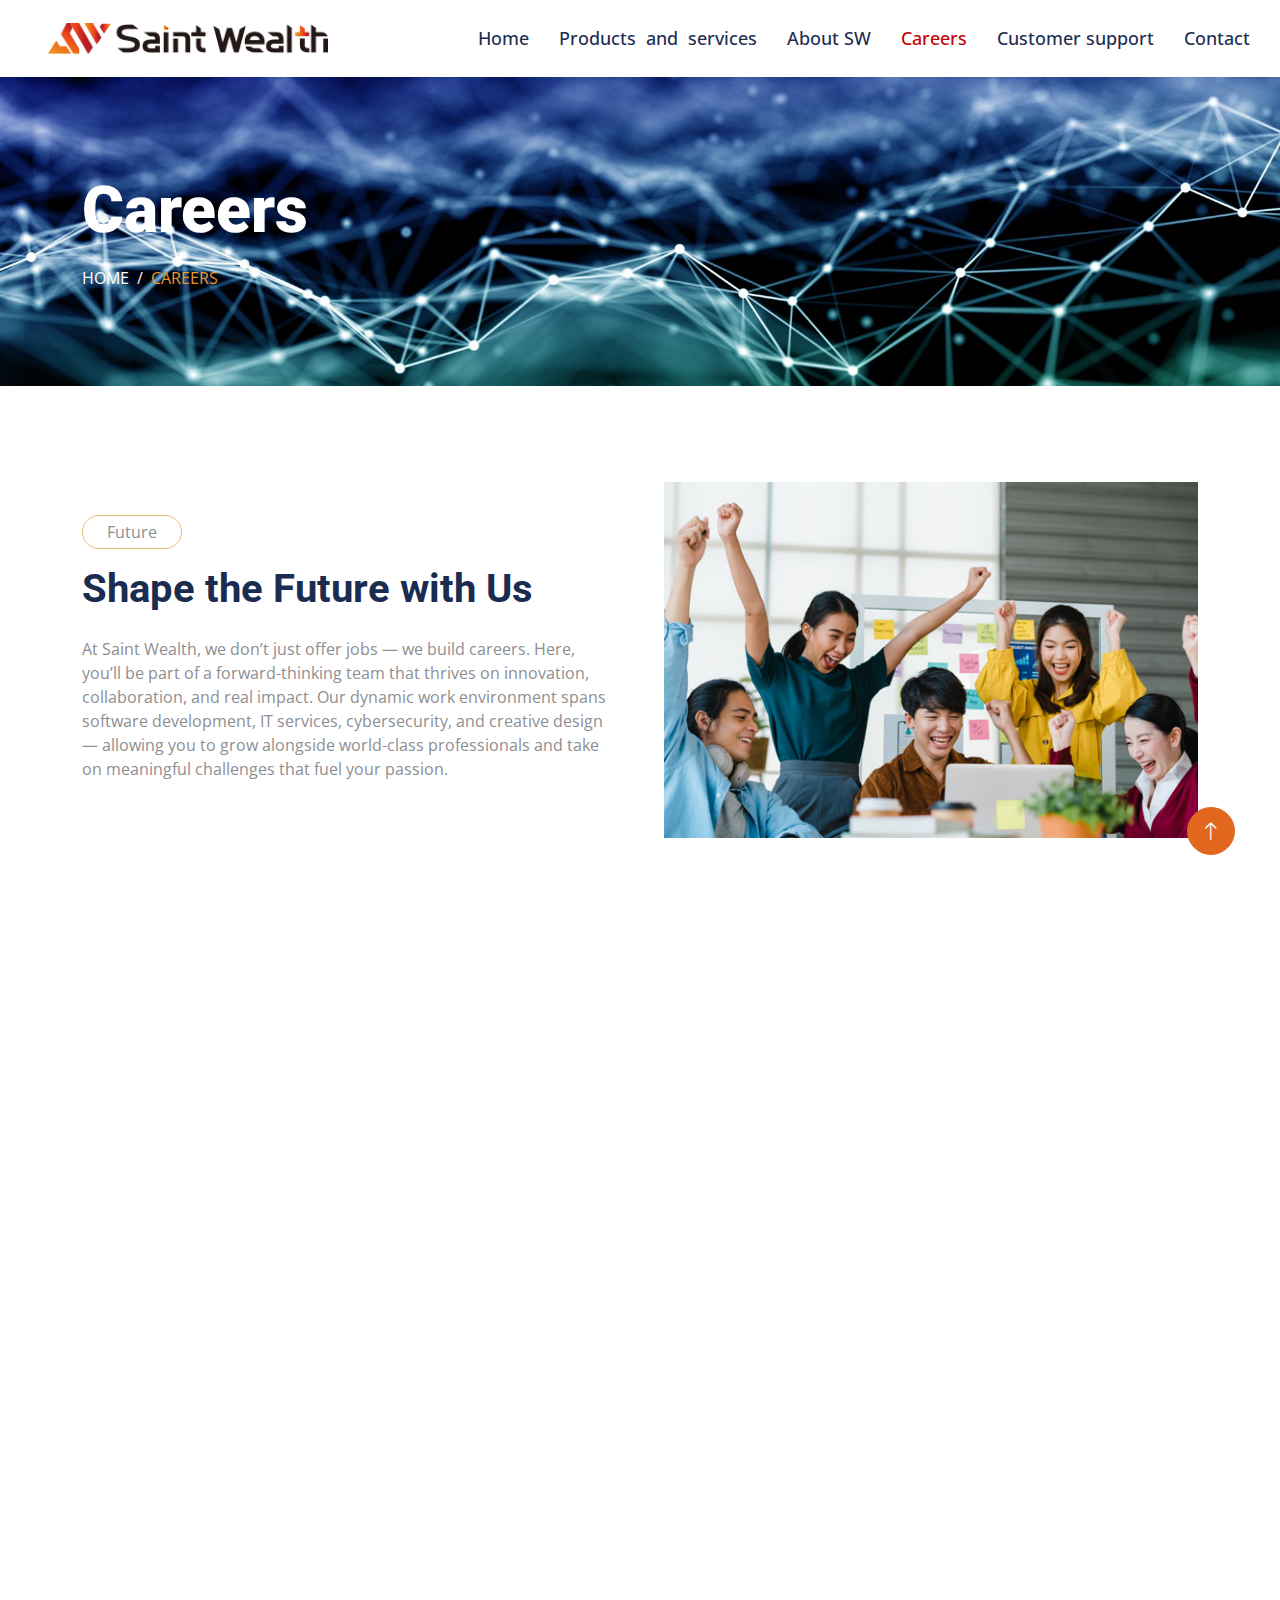
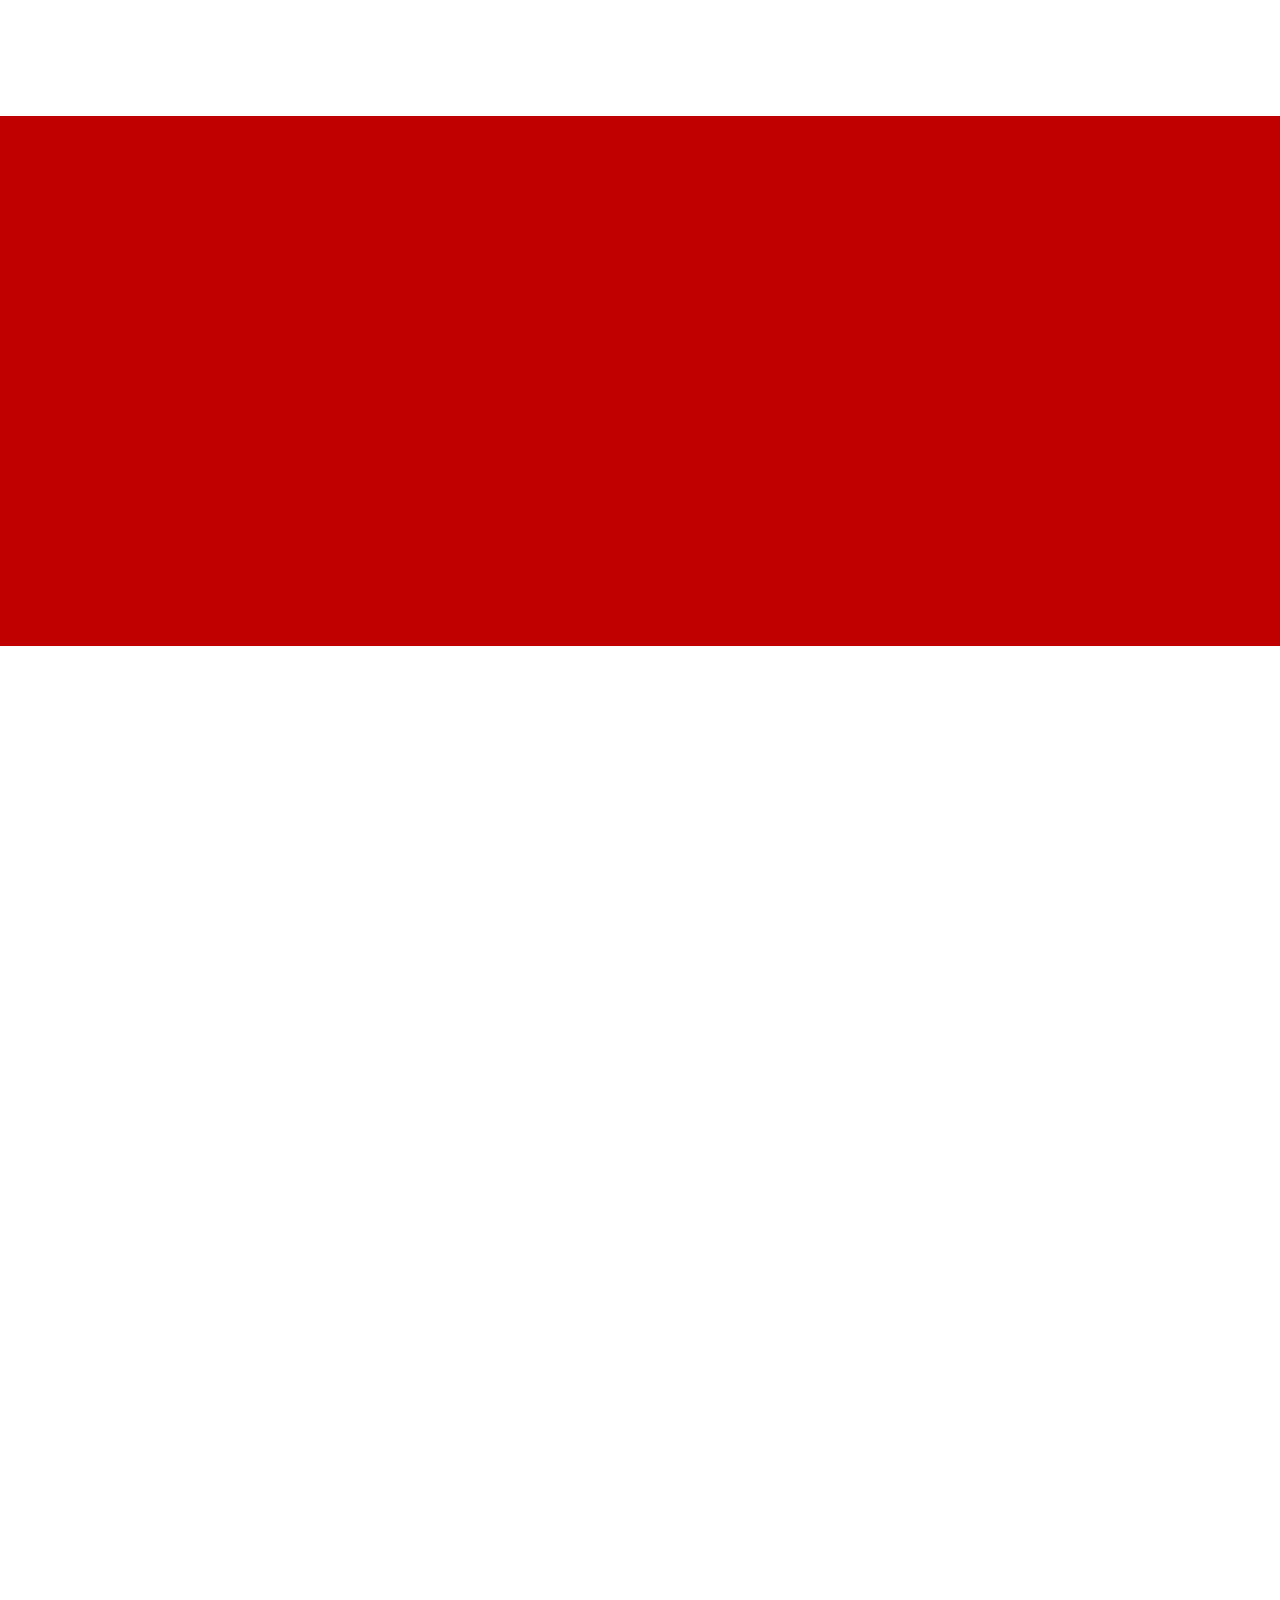
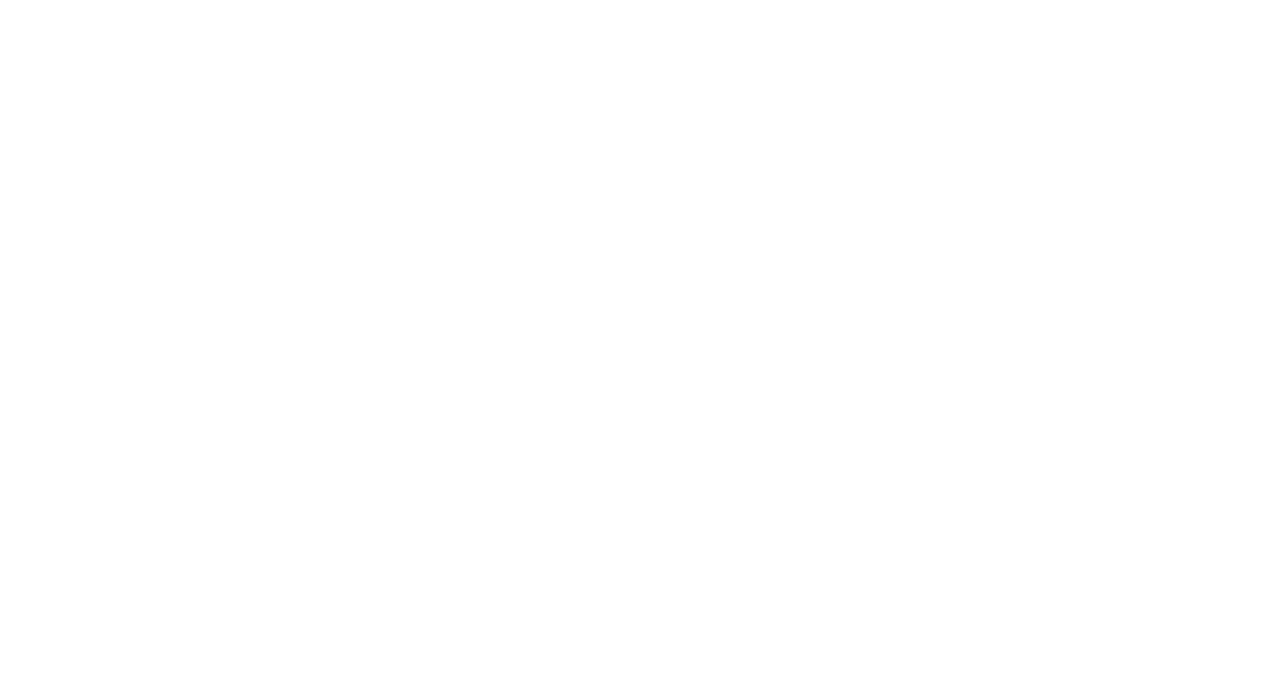
<file: careers.html>
<!DOCTYPE html>
<html lang="en">

<head>
    <meta charset="utf-8">
    <title>Careers | Saint wealth</title>
    <meta content="width=device-width, initial-scale=1.0" name="viewport">
    <meta content="Artificial intelligence, Financial technology, IT services, Software applications, Game art design, Information security" name="keywords">
    <meta content="Saint Wealth is a company focused on technological innovation. With advanced technology and a professional technical team, we provide customized solutions to clients worldwide.
Our vision is to become the global leader in technology services, driving industry transformation through innovative technology." name="description">

    <!-- Favicon -->
    <link href="img/favicon.png" rel="icon">

    <!-- Google Web Fonts -->
    <link rel="preconnect" href="https://fonts.googleapis.com">
    <link rel="preconnect" href="https://fonts.gstatic.com" crossorigin>
    <link href="https://fonts.googleapis.com/css2?family=Open+Sans:wght@400;500&family=Roboto:wght@500;700;900&display=swap" rel="stylesheet"> 

    <!-- Icon Font Stylesheet -->
    <link href="https://cdnjs.cloudflare.com/ajax/libs/font-awesome/5.10.0/css/all.min.css" rel="stylesheet">
    <link href="https://cdn.jsdelivr.net/npm/bootstrap-icons@1.4.1/font/bootstrap-icons.css" rel="stylesheet">

    <!-- Libraries Stylesheet -->
    <link href="lib/animate/animate.min.css" rel="stylesheet">
    <link href="lib/owlcarousel/assets/owl.carousel.min.css" rel="stylesheet">
    <link href="lib/tempusdominus/css/tempusdominus-bootstrap-4.min.css" rel="stylesheet" />

    <!-- Customized Bootstrap Stylesheet -->
    <link href="css/bootstrap.min.css" rel="stylesheet">

    <!-- Template Stylesheet -->
    <link href="css/style.css" rel="stylesheet">
</head>

<body>
    <!-- Spinner Start -->
    <div id="spinner" class="show bg-white position-fixed translate-middle w-100 vh-100 top-50 start-50 d-flex align-items-center justify-content-center">
        <div class="spinner-grow text-primary" style="width: 3rem; height: 3rem;" role="status">
            <span class="sr-only">Loading...</span>
        </div>
    </div>
    <!-- Spinner End -->

    <!-- Navbar Start -->
    <nav class="navbar navbar-expand-lg bg-white navbar-light sticky-top p-0 wow fadeIn" data-wow-delay="0.1s">
        <a href="index.html" class="navbar-brand d-flex align-items-center px-4 px-lg-5">
            <img src="img/sw_logo-1.png" style="width:280px;" alt="">
        </a>
        <button type="button" class="navbar-toggler me-4" data-bs-toggle="collapse" data-bs-target="#navbarCollapse">
            <span class="navbar-toggler-icon"></span>
        </button>
        <div class="collapse navbar-collapse" id="navbarCollapse">
            <div class="navbar-nav ms-auto p-4 p-lg-0">
                <a href="index.html" class="nav-item nav-link ">Home</a>
                
                <a href="products_service.html" class="nav-item nav-link">Products&nbsp&nbspand&nbsp&nbspservices</a>
                <a href="about.html" class="nav-item nav-link">About&nbspSW</a>
                <a href="careers.html" class="nav-item nav-link active">Careers</a>
                <a href="customer_support.html" class="nav-item nav-link">Customer support</a>
                <a href="contact.html" class="nav-item nav-link">Contact</a>
            </div>
        </div>
    </nav>
    <!-- Navbar End -->


    <!-- Page Header Start -->
    <div class="container-fluid page-header py-5 mb-5 wow fadeIn" data-wow-delay="0.1s">
        <div class="container py-5">
            <h1 class="display-3 text-white mb-3 animated slideInDown">Careers</h1>
            <nav aria-label="breadcrumb animated slideInDown">
                <ol class="breadcrumb text-uppercase mb-0">
                    <li class="breadcrumb-item"><a class="text-white" href="index.html">Home</a></li>
                    <li class="breadcrumb-item active" aria-current="page">Careers</li>
                </ol>
            </nav>
        </div>
    </div>
    <!-- Page Header End -->


    <div class="container-xxl py-5">
        <div class="container">
            <div class="row g-5 align-items-center">
                <div class="col-xl-6 wow fadeIn" data-wow-delay="0.1s">
                    <div>
                        <p class="d-inline-block border rounded-pill py-1 px-4">Future</p>
                        <h1 class="mb-4">Shape the Future with Us</h1>
                        <p class="mb-4">At Saint Wealth, we don’t just offer jobs — we build careers. Here, you’ll be part of a forward-thinking team that thrives on innovation, collaboration, and real impact. Our dynamic work environment spans software development, IT services, cybersecurity, and creative design — allowing you to grow alongside world-class professionals and take on meaningful challenges that fuel your passion.
                        </p>
                    </div>
                </div>
                <div class="col-xl-6 wow fadeIn" data-wow-delay="0.5s">
                    <div class="bg-primary position-relative overflow-hidden">
                        <img class="img-fluid " src="img/careers.jpg" alt="">
                    </div>
                </div>
            </div>
        </div>
    </div>


    <!-- Features Start -->
    <div class="container-xxl py-5">
        <div class="container">
            <div class="text-center mx-auto mb-5 wow fadeInUp" data-wow-delay="0.1s" style="max-width: 800px;">
                <p class="d-inline-block border rounded-pill py-1 px-4">Our benefits</p>
                <h1>Perks and benefits</h1>
            </div>
            <div class="row g-4">
                <div class="col-md-6 col-lg-6 col-xl-3 wow fadeInUp" data-wow-delay="0.1s">
                    <div class="feature-item">
                        <div class="feature-icon p-4">
                            <img src="img/careers_employee1.png" alt="">
                        </div>
                        <h5>Employee referral bonus</h5>
                        <p class="mb-4">Earn rewards for helping us grow by bringing in the right talent.
                        </p>
                    </div>
                </div>
                <div class="col-md-6 col-lg-6 col-xl-3 wow fadeInUp" data-wow-delay="0.3s">
                    <div class="feature-item">
                        <div class="feature-icon p-4">
                            <img src="img/careers_clear.png" alt="">
                        </div>
                        <h5>Clear career development path</h5>
                        <p class="mb-4">Access promotion opportunities with personalized growth plans.
                        </p>
                    </div>
                </div>
                <div class="col-md-6 col-lg-6 col-xl-3 wow fadeInUp" data-wow-delay="0.5s">
                    <div class="feature-item">
                        <div class="feature-icon p-4">
                            <img src="img/careers_flexible.png" alt="">
                        </div>
                        <h5>Flexible working hours</h5>
                        <p class="mb-4">Create a schedule that works best for your lifestyle.
                        </p>
                    </div>
                </div>
                <div class="col-md-6 col-lg-6 col-xl-3 wow fadeInUp" data-wow-delay="0.7s">
                    <div class="feature-item">
                        <div class="feature-icon p-4">
                            <img src="img/careers_free.png" alt="">
                        </div>
                        <h5>Free snacks and drinks</h5>
                        <p class="mb-4">Enjoy daily refreshments to keep your energy up throughout the day.
                        </p>
                    </div>
                </div>

                <div class="col-md-6 col-lg-6 col-xl-3 wow fadeInUp" data-wow-delay="0.1s">
                    <div class="feature-item">
                        <div class="feature-icon p-4">
                            <img src="img/careers_annual.png" alt="">
                        </div>
                        <h5>Annual company trip</h5>
                        <p class="mb-4">Annually, we coordinate an exclusive, fully funded corporate excursion to thrilling destinations.
                        </p>
                    </div>
                </div>

                <div class="col-md-6 col-lg-6 col-xl-3 wow fadeInUp" data-wow-delay="0.3s">
                    <div class="feature-item">
                        <div class="feature-icon p-4">
                            <img src="img/careers_regular.png" alt="">
                        </div>
                        <h5>Regular dinner and birthday parties</h5>
                        <p class="mb-4">Strengthening team cohesion through regular team dinners and birthday celebrations.
                        </p>
                    </div>
                </div>

                <div class="col-md-6 col-lg-6 col-xl-3 wow fadeInUp" data-wow-delay="0.5s">
                    <div class="feature-item">
                        <div class="feature-icon p-4">
                            <img src="img/annual-salary.png" alt="">
                        </div>
                        <h5>Annual salary</h5>
                        <p class="mb-4">Proactively review personnel salaries annually to maintain competitiveness in talent acquisition.
                        </p>
                    </div>
                </div>

                <div class="col-md-6 col-lg-6 col-xl-3 wow fadeInUp" data-wow-delay="0.7s">
                    <div class="feature-item">
                        <div class="feature-icon p-4">
                            <img src="img/annual salary.png" alt="">
                        </div>
                        <h5>Health examination</h5>
                        <p class="mb-4">After one year of tenure, employees receive a biennial subsidy for health checkups.
                        </p>
                    </div>
                </div>


            </div>
        </div>
    </div>
    <!-- Features End -->

     <!-- Feature Start -->
     <div class="container-fluid bg-primary overflow-hidden my-5 px-lg-0">
        <div class="container feature px-lg-0">
            <div class="row g-0 mx-lg-0">
                <div class="col-lg-6 feature-text py-5 wow fadeIn" data-wow-delay="0.1s">
                    <div class="p-lg-5 ps-lg-0">
                        <p class="d-inline-block border rounded-pill text-light py-1 px-4">Careers</p>
                        <h1 class="text-white mb-4">Join us and you will get</h1>
                        <p class="text-white mb-4 pb-2">When you join Saint Wealth, you’ll experience the best of our diverse and fast-growing business ecosystem. Whether you're an engineer, analyst, designer, or strategist, you’ll find growth, respect, and purpose here.</p>
                        
                    
                        <div class="row">
                            <div class="col-6 mb-3">
                                    <div class="align-items-center">
                                        <h5 class="text-white mb-0"><i class="far fa-check-circle text-white me-3"></i>Professional Development</h5>
                                    </div>
                            </div>
                            
                            <div class="col-6">
                                <div class="">
                                    <h5 class="text-white mb-0"><i class="far fa-check-circle text-white me-3"></i> Innovation and challenge</h5>
                                </div>
                        </div>

                           <div class="col-6">
                                    <div class="">
                                        <h5 class="text-white mb-0"><i class="far fa-check-circle text-white me-3"></i> Exceptional team</h5>
                                    </div>
                            </div>

                           <div class="col-6">
                                    <div class="">
                                        <h5 class="text-white mb-0"><i class="far fa-check-circle text-white me-3"></i> Client diversity</h5>
                                    </div>
                            </div>
                        </div>
                    </div>
                </div>
                <div class="col-lg-6 pe-lg-0 wow fadeIn" data-wow-delay="0.5s" style="min-height: 400px;">
                    <div class="position-relative h-100">
                        <img class="position-absolute img-fluid w-100 h-100" src="img/choose.jpg" style="object-fit: cover;" alt="">
                    </div>
                </div>
            </div>
        </div>
    </div>



    <div class="container-xxl py-5">
        <div class="container">
                    <div class="text-center mx-auto mb-5 wow fadeInUp" data-wow-delay="0.1s" style="max-width: 600px;">
                        <p class="d-inline-block border rounded-pill py-1 px-4">Training</p>
                        <h1>Training & career development</h1>
                    </div>
                    <div class="row g-4">
                        <div class="col-lg-4 col-md-6 wow fadeInUp" data-wow-delay="0.1s">
                            <div class="service-item border-new rounded h-100 p-5">
                                <div class="d-inline-flex align-items-center justify-content-center" style="width: 65px; height: 65px;">
                                    <i class="fa fa-graduation-cap text-primary fs-4"></i>
                                </div>
                                <h4 class="mb-3">Orientation training</h4>
                                <p class="mb-4">Start strong with structured onboarding sessions, mentorship programs, and cultural integration activities that help new team members adapt quickly and confidently.</p>
                                
                            </div>
                        </div>
                        <div class="col-lg-4 col-md-6 wow fadeInUp" data-wow-delay="0.3s">
                            <div class="service-item border-new rounded h-100 p-5">
                                <div class="d-inline-flex align-items-center justify-content-center" style="width: 65px; height: 65px;">
                                    <i class="fa fa-wrench text-primary fs-4"></i>
                                </div>
                                <h4 class="mb-3">Technical training</h4>
                                <p class="mb-4">Stay ahead of the curve by mastering the latest tools, platforms, and industry practices. Our technical programs are designed to boost both your efficiency and creativity.</p>
                                
                            </div>
                        </div>
                        <div class="col-lg-4 col-md-6 wow fadeInUp" data-wow-delay="0.5s">
                            <div class="service-item border-new rounded h-100 p-5">
                                <div class="d-inline-flex align-items-center justify-content-center" style="width: 65px; height: 65px;">
                                    <i class="fa fa-crosshairs text-primary fs-4"></i>
                                </div>
                                <h4 class="mb-3">Leadership training</h4>
                                <p class="mb-4">We develop future leaders from within. Our leadership tracks are tailored to different levels of management, focusing on strategic thinking, communication, and people management skills.

                                </p>
                                
                            </div>
                        </div>
                        <div class="col-lg-4 col-md-6 wow fadeInUp" data-wow-delay="0.1s">
                            <div class="service-item border-new rounded h-100 p-5">
                                <div class="d-inline-flex align-items-center justify-content-center" style="width: 65px; height: 65px;">
                                    <i class="fa fa-globe text-primary fs-4"></i>
                                </div>
                                <h4 class="mb-3">Language training</h4>
                                <p class="mb-4">Improve your global communication skills with foreign language programs that enhance international collaboration, cultural awareness, and client engagement.</p>
                                
                            </div>
                        </div>
                        <div class="col-lg-4 col-md-6 wow fadeInUp" data-wow-delay="0.3s">
                            <div class="service-item border-new rounded h-100 p-5">
                                <div class="d-inline-flex align-items-center justify-content-center" style="width: 65px; height: 65px;">
                                    <i class="fa fa-book text-primary fs-4"></i>
                                </div>
                                <h4 class="mb-3">Professional skills training</h4>
                                <p class="mb-4">Each department offers customized on-site training to enhance professional knowledge, practical know-how, and domain-specific expertise.</p>
                                
                            </div>
                        </div>
                        <div class="col-lg-4 col-md-6 wow fadeInUp" data-wow-delay="0.5s">
                            <div class="service-item border-new rounded h-100 p-5">
                                <div class="d-inline-flex align-items-center justify-content-center" style="width: 65px; height: 65px;">
                                    <i class="fa fa-rocket text-primary fs-4"></i>
                                </div>
                                <h4 class="mb-3">Career advancement</h4>
                                <p class="mb-4">We support your long-term goals with clear career paths, regular performance evaluations, promotion opportunities, and personalized development plans to help you reach your full potential.</p>
                                
                            </div>
                        </div>
                    </div>
                </div>
            </div>
    
        

     <!-- Footer Start -->
     <div class="container-fluid bg-dark text-light-footer footer mt-5 pt-5 wow fadeIn" data-wow-delay="0.1s">
        <div class="container py-5">
            <div class="row g-5">
                <div class="col-lg-3 col-md-6">
                    <a href="index.html" class="navbar-brand d-flex align-items-center mb-4">
                        <img src="img/sw_logo-1-w.png" style="width:260px;" alt="">
                    </a>
                    <p>Saint Wealth is a company focused on technological innovation. With advanced technology and a professional technical team, we provide customized solutions to clients worldwide.</p>
                </div>
                <div class="col-lg-3 col-md-6">
                    <h5 class="text-light-tittle mb-4">Services</h5>
                    <a class="btn btn-link" href="artificial_intelligence.html">Artificial intelligence</a>
                    <a class="btn btn-link" href="financial_technology.html">Financial technology</a>
                    <a class="btn btn-link" href="IT_services.html">IT services</a>
                    <a class="btn btn-link" href="software_applications.html">Software applications</a>
                    <a class="btn btn-link" href="game_art_design.html">Game art design</a>
                    <a class="btn btn-link" href="information_security.html">Information security</a>
                </div>
                <div class="col-lg-3 col-md-6">
                    <h5 class="text-light-tittle mb-4">Quick links</h5>
                    <a class="btn btn-link" href="about.html">About SW</a>
                    <a class="btn btn-link" href="careers.html">Careers</a>
                    <a class="btn btn-link" href="customer_support.html">Customer support</a>
                    <a class="btn btn-link" href="products_service.html#process">Process</a>
                </div>
                <div class="col-lg-3 col-md-6">
                    <h5 class="text-light-tittle mb-4">Contact</h5>
                    <p style="color:#FFFFFF;">21 Regent Street, Belize City, Belize</p>
                    <h5 style="color:#FFFFFF;">Let’s build a digital future together!</h5>
                    <div class="position-relative mx-auto" style="max-width: 400px;">
                        <a class="btn btn-primary mt-3  py-2 top-0 end-0 me-2" href="contact.html">Contact us</a>  
                    </div>
                </div>
            </div>
        </div>
        <div class="container">
            <div class="copyright">
                <div class="row">
                    <div class="col-md-6 text-center text-md-start mb-3 mb-md-0 text-light">
                        &copy; SAINT WEALTH LTD., All Right Reserved.
                    </div>
                    
                </div>
            </div>
        </div>
    </div>
    <!-- Footer End -->


    <!-- Back to Top -->
    <a href="#" class="btn btn-lg btn-primary btn-lg-square rounded-circle back-to-top"><i class="bi bi-arrow-up"></i></a>


    <!-- JavaScript Libraries -->
    <script src="https://code.jquery.com/jquery-3.4.1.min.js"></script>
    <script src="https://cdn.jsdelivr.net/npm/bootstrap@5.0.0/dist/js/bootstrap.bundle.min.js"></script>
    <script src="lib/wow/wow.min.js"></script>
    <script src="lib/easing/easing.min.js"></script>
    <script src="lib/waypoints/waypoints.min.js"></script>
    <script src="lib/counterup/counterup.min.js"></script>
    <script src="lib/owlcarousel/owl.carousel.min.js"></script>
    <script src="lib/tempusdominus/js/moment.min.js"></script>
    <script src="lib/tempusdominus/js/moment-timezone.min.js"></script>
    <script src="lib/tempusdominus/js/tempusdominus-bootstrap-4.min.js"></script>

    <!-- Template Javascript -->
    <script src="js/main.js"></script>
</body>

</html>
</file>
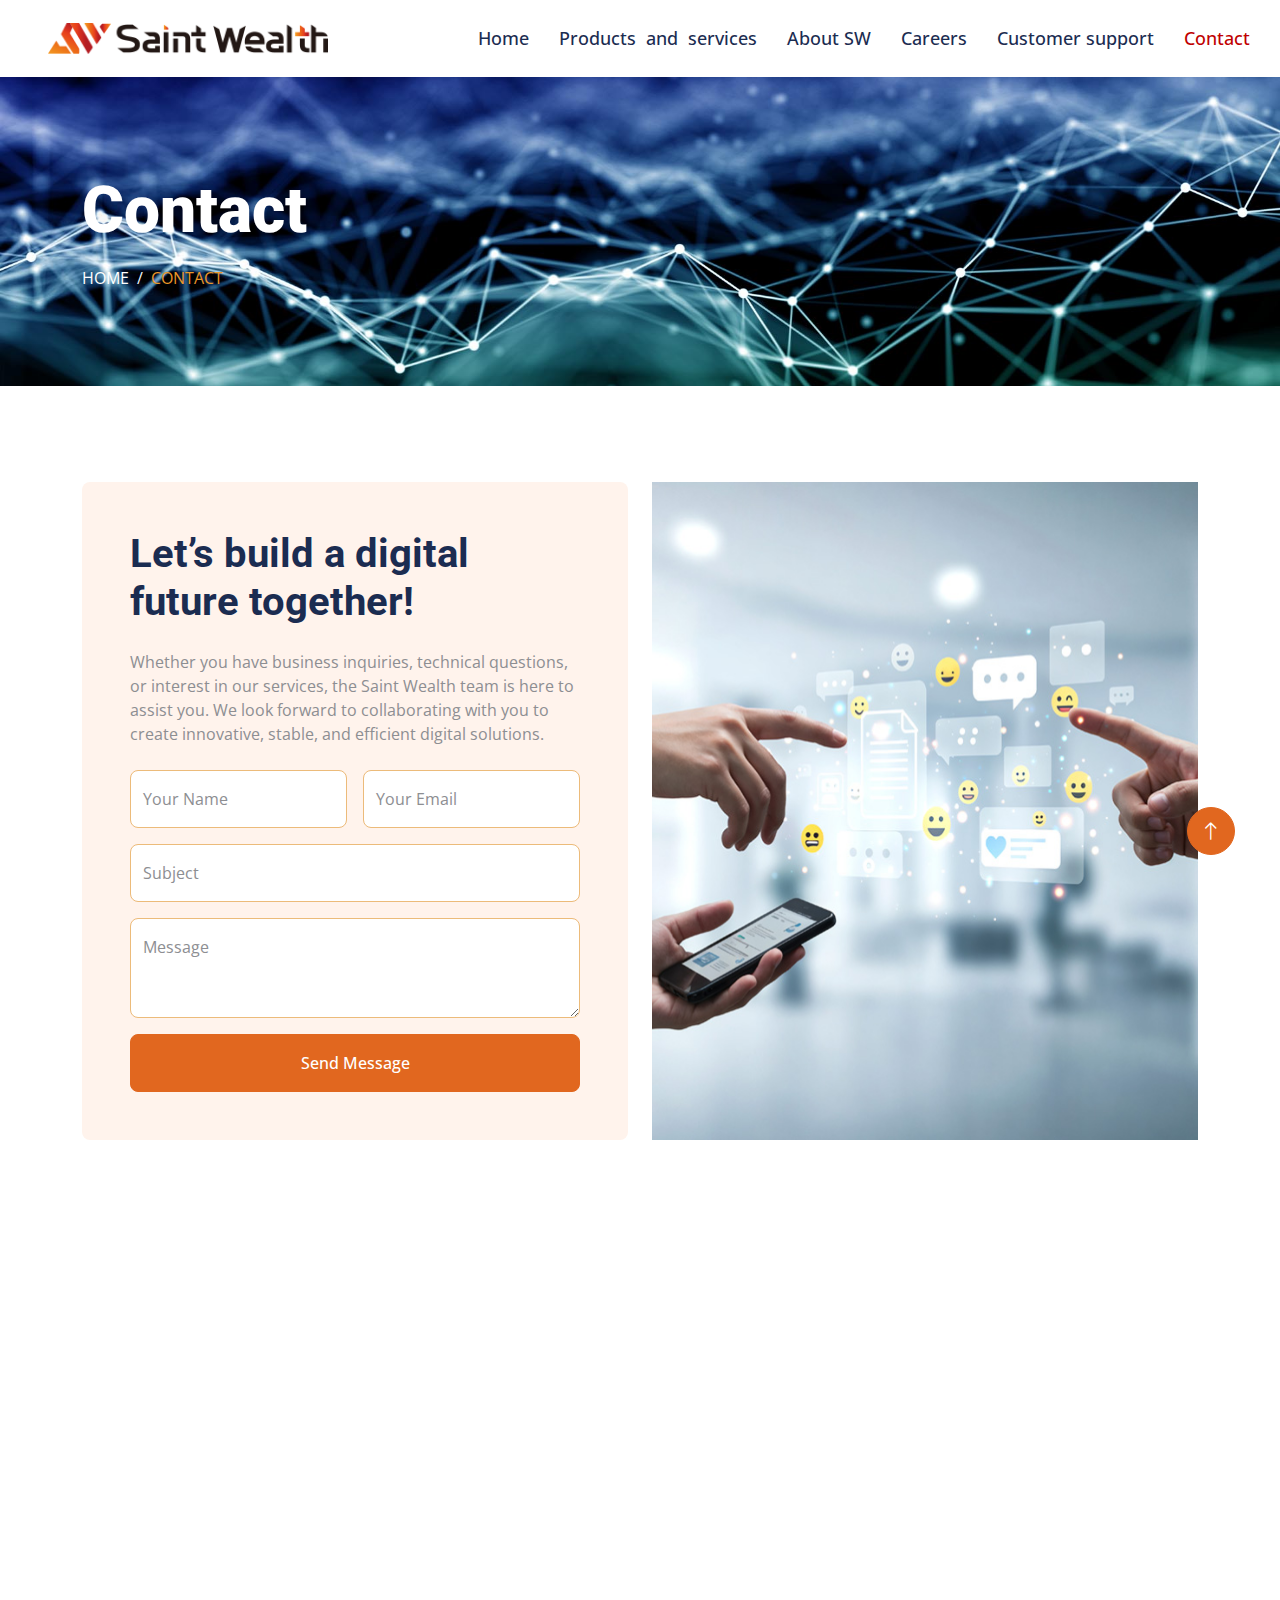
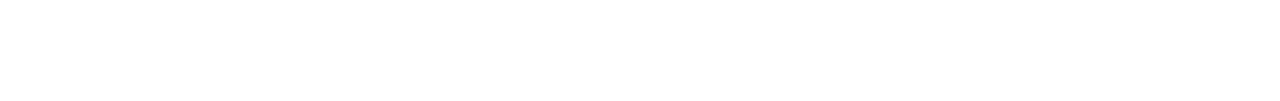
<file: contact.html>
<!DOCTYPE html>
<html lang="en">

<head>
    <meta charset="utf-8">
    <title>Contact | Saint wealth</title>
    <meta content="width=device-width, initial-scale=1.0" name="viewport">
    <meta content="Artificial intelligence, Financial technology, IT services, Software applications, Game art design, Information security" name="keywords">
    <meta content="Saint Wealth is a company focused on technological innovation. With advanced technology and a professional technical team, we provide customized solutions to clients worldwide.
Our vision is to become the global leader in technology services, driving industry transformation through innovative technology." name="description">

    <!-- Favicon -->
    <link href="img/favicon.png" rel="icon">

    <!-- Google Web Fonts -->
    <link rel="preconnect" href="https://fonts.googleapis.com">
    <link rel="preconnect" href="https://fonts.gstatic.com" crossorigin>
    <link href="https://fonts.googleapis.com/css2?family=Open+Sans:wght@400;500&family=Roboto:wght@500;700;900&display=swap" rel="stylesheet"> 

    <!-- Icon Font Stylesheet -->
    <link href="https://cdnjs.cloudflare.com/ajax/libs/font-awesome/5.10.0/css/all.min.css" rel="stylesheet">
    <link href="https://cdn.jsdelivr.net/npm/bootstrap-icons@1.4.1/font/bootstrap-icons.css" rel="stylesheet">

    <!-- Libraries Stylesheet -->
    <link href="lib/animate/animate.min.css" rel="stylesheet">
    <link href="lib/owlcarousel/assets/owl.carousel.min.css" rel="stylesheet">
    <link href="lib/tempusdominus/css/tempusdominus-bootstrap-4.min.css" rel="stylesheet" />

    <!-- Customized Bootstrap Stylesheet -->
    <link href="css/bootstrap.min.css" rel="stylesheet">

    <!-- Template Stylesheet -->
    <link href="css/style.css" rel="stylesheet">
</head>

<body>
    <!-- Spinner Start -->
    <div id="spinner" class="show bg-white position-fixed translate-middle w-100 vh-100 top-50 start-50 d-flex align-items-center justify-content-center">
        <div class="spinner-grow text-primary" style="width: 3rem; height: 3rem;" role="status">
            <span class="sr-only">Loading...</span>
        </div>
    </div>
    <!-- Spinner End -->

    <!-- Navbar Start -->
    <nav class="navbar navbar-expand-lg bg-white navbar-light sticky-top p-0 wow fadeIn" data-wow-delay="0.1s">
        <a href="index.html" class="navbar-brand d-flex align-items-center px-4 px-lg-5">
            <img src="img/sw_logo-1.png" style="width:280px;" alt="">
        </a>
        <button type="button" class="navbar-toggler me-4" data-bs-toggle="collapse" data-bs-target="#navbarCollapse">
            <span class="navbar-toggler-icon"></span>
        </button>
        <div class="collapse navbar-collapse" id="navbarCollapse">
            <div class="navbar-nav ms-auto p-4 p-lg-0">
                <a href="index.html" class="nav-item nav-link">Home</a>
                
                <a href="products_service.html" class="nav-item nav-link">Products&nbsp&nbspand&nbsp&nbspservices</a>
                <a href="about.html" class="nav-item nav-link">About&nbspSW</a>
                <a href="careers.html" class="nav-item nav-link">Careers</a>
                <a href="customer_support.html" class="nav-item nav-link">Customer support</a>
                <a href="contact.html" class="nav-item nav-link active">Contact</a>
            </div>
        </div>
    </nav>
    <!-- Navbar End -->


    <!-- Page Header Start -->
    <div class="container-fluid page-header py-5 mb-5 wow fadeIn" data-wow-delay="0.1s">
        <div class="container py-5">
            <h1 class="display-3 text-white mb-3 animated slideInDown">Contact</h1>
            <nav aria-label="breadcrumb animated slideInDown">
                <ol class="breadcrumb text-uppercase mb-0">
                    <li class="breadcrumb-item"><a class="text-white" href="index.html">Home</a></li>
                    <li class="breadcrumb-item active" aria-current="page">Contact</li>
                </ol>
            </nav>
        </div>
    </div>
    <!-- Page Header End -->


    <!-- Contact Start -->
    <div class="container-xxl py-5">
        <div class="container">
            <div class="row g-4">
                <div class="col-lg-6 wow fadeIn" data-wow-delay="0.1s">
                    <div class="bg-light rounded p-5">
                        <h1 class="mb-4">Let’s build a digital future together!</h1>
                        <p class="mb-4">Whether you have business inquiries, technical questions, or interest in our services, the Saint Wealth team is here to assist you. We look forward to collaborating with you to create innovative, stable, and efficient digital solutions.</p>
                        <form>
                            <div class="row g-3">
                                <div class="col-md-6">
                                    <div class="form-floating">
                                        <input type="text" class="form-control" id="name" placeholder="Your Name">
                                        <label for="name">Your Name</label>
                                    </div>
                                </div>
                                <div class="col-md-6">
                                    <div class="form-floating">
                                        <input type="email" class="form-control" id="email" placeholder="Your Email">
                                        <label for="email">Your Email</label>
                                    </div>
                                </div>
                                <div class="col-12">
                                    <div class="form-floating">
                                        <input type="text" class="form-control" id="subject" placeholder="Subject">
                                        <label for="subject">Subject</label>
                                    </div>
                                </div>
                                <div class="col-12">
                                    <div class="form-floating">
                                        <textarea class="form-control" placeholder="Leave a message here" id="message" style="height: 100px"></textarea>
                                        <label for="message">Message</label>
                                    </div>
                                </div>
                                <div class="col-12">
                                    <button id="sendBtn" class="btn btn-primary w-100 py-3" type="submit">
                                        <span id="sendBtnText">Send Message</span>
                                        <span id="sendBtnSpinner" class="spinner-border spinner-border-sm ms-2 d-none" role="status" aria-hidden="true"></span>
                                      </button>
                                </div>
                            </div>
                        </form>
                    </div>
                </div>

                <div class="modal fade" id="thankYouModal" tabindex="-1" aria-labelledby="thankYouModalLabel" aria-hidden="true">
                    <div class="modal-dialog modal-dialog-centered">
                      <div class="modal-content">
                        <div class="modal-body text-center p-4">
                          <p class="mb-4">Thank you very much, we have received the message and will contact you as soon as possible.</p>
                          <button type="button" class="btn btn-primary" data-bs-dismiss="modal">Close</button>
                        </div>
                      </div>
                    </div>
                  </div>

                <div class="col-lg-6 wow fadeIn" data-wow-delay="0.5s">
                    <div class="h-100" style="min-height: 400px;">
                        <img class="img-fluid w-100 h-100" src="img/contact.jpg" alt="">
                    </div>
                </div>

            </div>
        </div>
    </div>
    <!-- Contact End -->


     <!-- Footer Start -->
     <div class="container-fluid bg-dark text-light-footer footer mt-5 pt-5 wow fadeIn" data-wow-delay="0.1s">
        <div class="container py-5">
            <div class="row g-5">
                <div class="col-lg-3 col-md-6">
                    <a href="index.html" class="navbar-brand d-flex align-items-center mb-4">
                        <img src="img/sw_logo-1-w.png" style="width:260px;" alt="">
                    </a>
                    <p>Saint Wealth is a company focused on technological innovation. With advanced technology and a professional technical team, we provide customized solutions to clients worldwide.</p>
                </div>
                <div class="col-lg-3 col-md-6">
                    <h5 class="text-light-tittle mb-4">Services</h5>
                    <a class="btn btn-link" href="artificial_intelligence.html">Artificial intelligence</a>
                    <a class="btn btn-link" href="financial_technology.html">Financial technology</a>
                    <a class="btn btn-link" href="IT_services.html">IT services</a>
                    <a class="btn btn-link" href="software_applications.html">Software applications</a>
                    <a class="btn btn-link" href="game_art_design.html">Game art design</a>
                    <a class="btn btn-link" href="information_security.html">Information security</a>
                </div>
                <div class="col-lg-3 col-md-6">
                    <h5 class="text-light-tittle mb-4">Quick links</h5>
                    <a class="btn btn-link" href="about.html">About SW</a>
                    <a class="btn btn-link" href="careers.html">Careers</a>
                    <a class="btn btn-link" href="customer_support.html">Customer support</a>
                    <a class="btn btn-link" href="products_service.html#process">Process</a>
                </div>
                <div class="col-lg-3 col-md-6">
                    <h5 class="text-light-tittle mb-4">Contact</h5>
                    <p style="color:#FFFFFF;">21 Regent Street, Belize City, Belize</p>
                    <h5 style="color:#FFFFFF;">Let’s build a digital future together!</h5>
                    <div class="position-relative mx-auto" style="max-width: 400px;">
                        <a class="btn btn-primary mt-3  py-2 top-0 end-0 me-2" href="contact.html">Contact us</a>  
                    </div>
                </div>
            </div>
        </div>
        <div class="container">
            <div class="copyright">
                <div class="row">
                    <div class="col-md-6 text-center text-md-start mb-3 mb-md-0 text-light">
                        &copy; SAINT WEALTH LTD., All Right Reserved.
                    </div>
                    
                </div>
            </div>
        </div>
    </div>
    <!-- Footer End -->

    <!-- Back to Top -->
    <a href="#" class="btn btn-lg btn-primary btn-lg-square rounded-circle back-to-top"><i class="bi bi-arrow-up"></i></a>


    <!-- JavaScript Libraries -->
    <script src="https://code.jquery.com/jquery-3.4.1.min.js"></script>
    <script src="https://cdn.jsdelivr.net/npm/bootstrap@5.0.0/dist/js/bootstrap.bundle.min.js"></script>
    <script src="lib/wow/wow.min.js"></script>
    <script src="lib/easing/easing.min.js"></script>
    <script src="lib/waypoints/waypoints.min.js"></script>
    <script src="lib/counterup/counterup.min.js"></script>
    <script src="lib/owlcarousel/owl.carousel.min.js"></script>
    <script src="lib/tempusdominus/js/moment.min.js"></script>
    <script src="lib/tempusdominus/js/moment-timezone.min.js"></script>
    <script src="lib/tempusdominus/js/tempusdominus-bootstrap-4.min.js"></script>

    <!-- Template Javascript -->
    <script src="js/main.js"></script>

    <script>
        document.querySelector("form").addEventListener("submit", function(e) {
            e.preventDefault(); // 阻止送出
        
            const sendBtn = document.getElementById("sendBtn");
            const sendBtnText = document.getElementById("sendBtnText");
            const sendBtnSpinner = document.getElementById("sendBtnSpinner");
        
            // 顯示 loading 狀態
            sendBtn.disabled = true;
            sendBtnText.textContent = "Sending...";
            sendBtnSpinner.classList.remove("d-none");
        
            // 模擬延遲（例如：API 傳送），這邊用 setTimeout 模擬 1.5 秒
            setTimeout(() => {
                // 顯示 Bootstrap Modal
                var thankYouModal = new bootstrap.Modal(document.getElementById('thankYouModal'));
                thankYouModal.show();
        
                // 清空表單
                e.target.reset();
        
                // 還原按鈕狀態
                sendBtn.disabled = false;
                sendBtnText.textContent = "Send Message";
                sendBtnSpinner.classList.add("d-none");
            }, 1500);
        });
        </script>
    
</body>

</html>
</file>
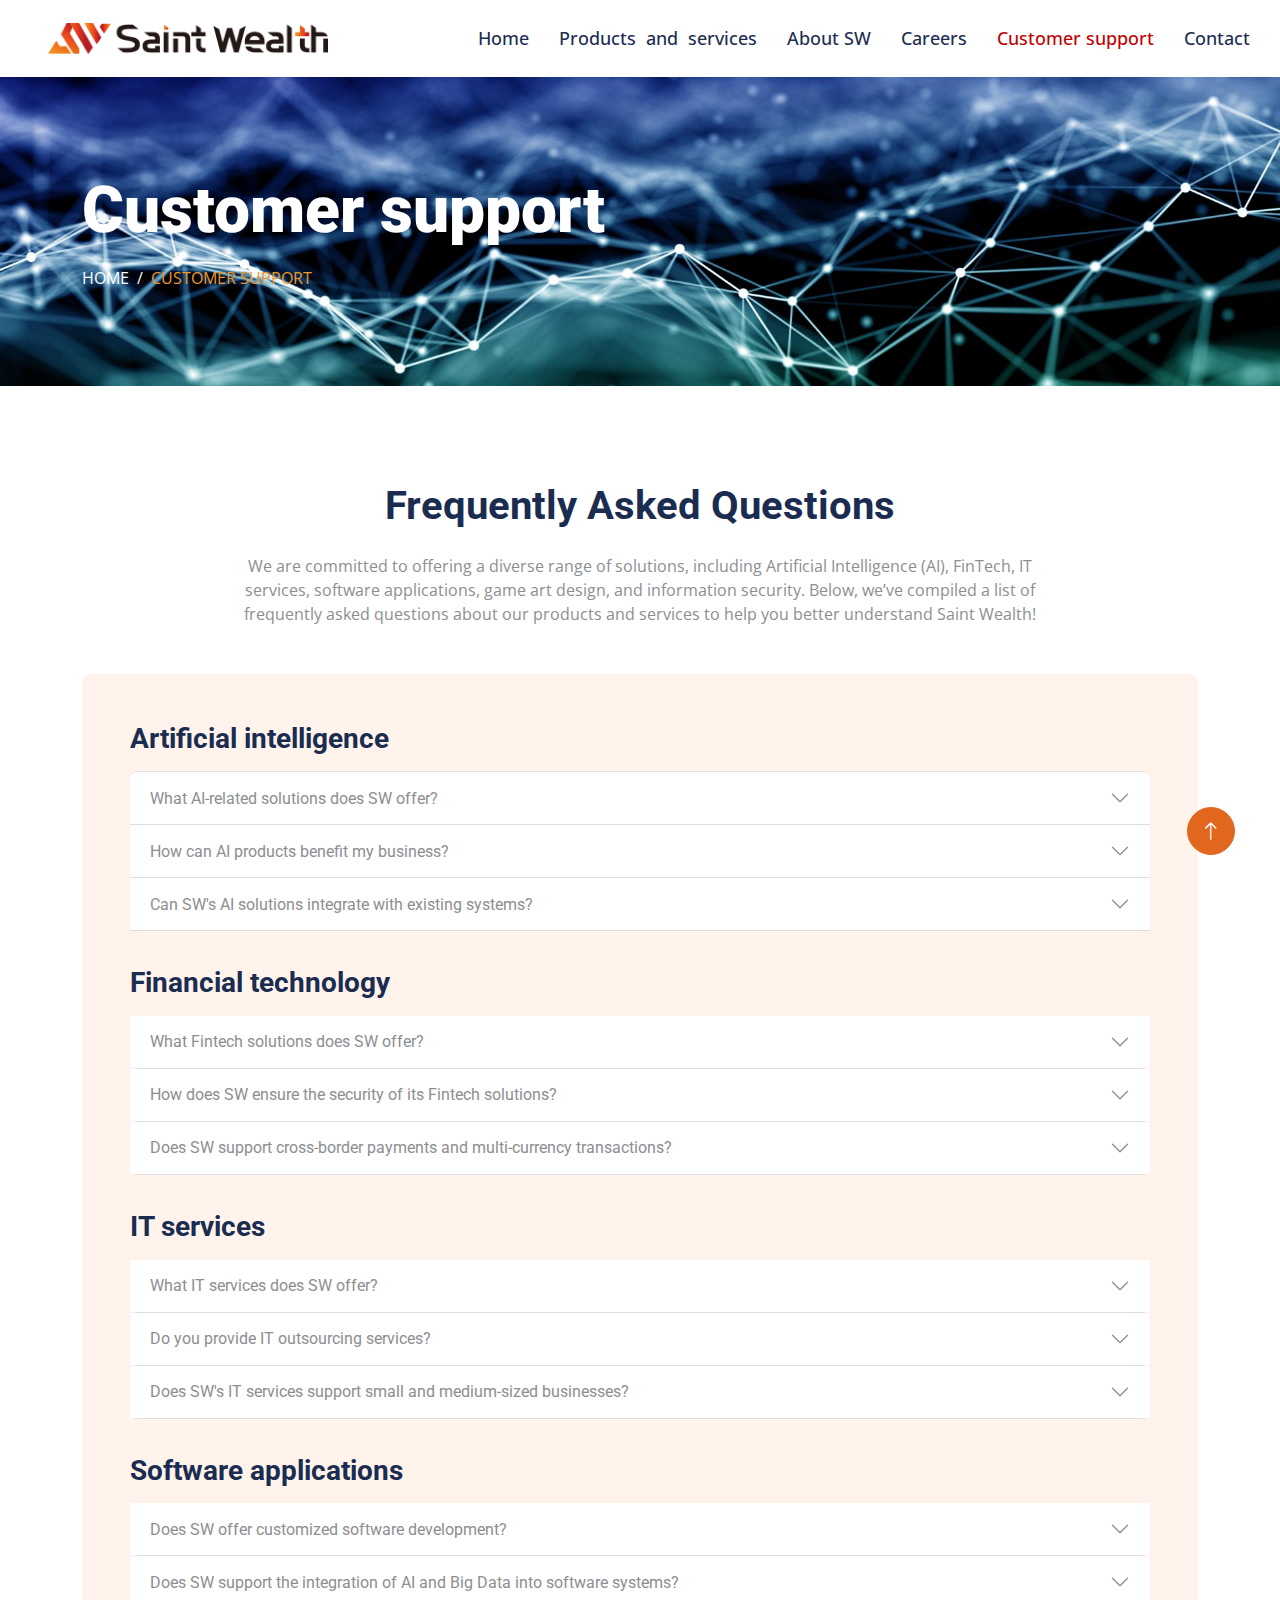
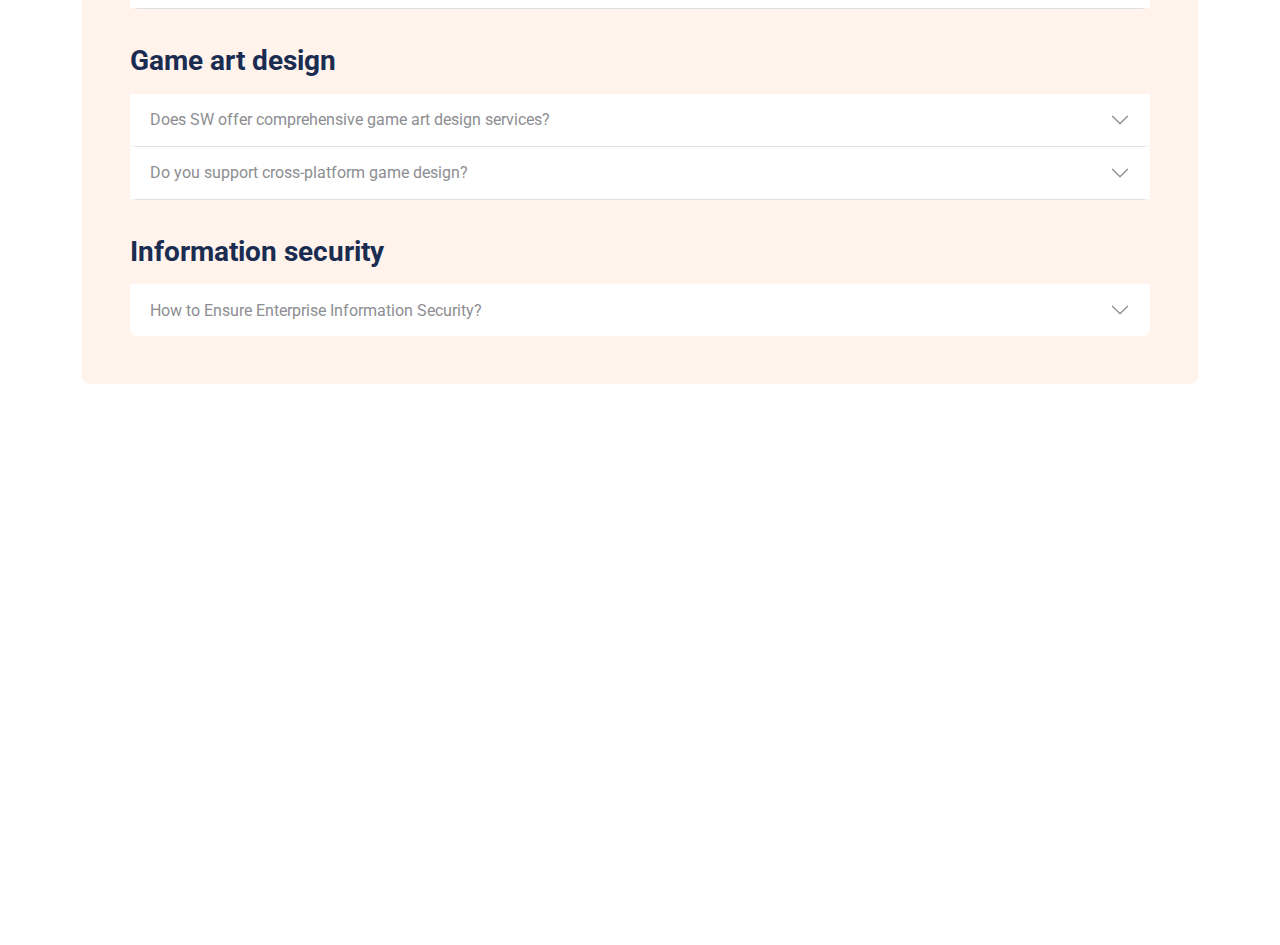
<file: customer_support.html>
<!DOCTYPE html>
<html lang="en">

<head>
    <meta charset="utf-8">
    <title>Customer support | Saint wealth</title>
    <meta content="width=device-width, initial-scale=1.0" name="viewport">
    <meta content="Artificial intelligence, Financial technology, IT services, Software applications, Game art design, Information security" name="keywords">
    <meta content="Saint Wealth is a company focused on technological innovation. With advanced technology and a professional technical team, we provide customized solutions to clients worldwide.
Our vision is to become the global leader in technology services, driving industry transformation through innovative technology." name="description">

    <!-- Favicon -->
    <link href="img/favicon.png" rel="icon">

    <!-- Google Web Fonts -->
    <link rel="preconnect" href="https://fonts.googleapis.com">
    <link rel="preconnect" href="https://fonts.gstatic.com" crossorigin>
    <link href="https://fonts.googleapis.com/css2?family=Open+Sans:wght@400;500&family=Roboto:wght@500;700;900&display=swap" rel="stylesheet"> 

    <!-- Icon Font Stylesheet -->
    <link href="https://cdnjs.cloudflare.com/ajax/libs/font-awesome/5.10.0/css/all.min.css" rel="stylesheet">
    <link href="https://cdn.jsdelivr.net/npm/bootstrap-icons@1.4.1/font/bootstrap-icons.css" rel="stylesheet">

    <!-- Libraries Stylesheet -->
    <link href="lib/animate/animate.min.css" rel="stylesheet">
    <link href="lib/owlcarousel/assets/owl.carousel.min.css" rel="stylesheet">
    <link href="lib/tempusdominus/css/tempusdominus-bootstrap-4.min.css" rel="stylesheet" />

    <!-- Customized Bootstrap Stylesheet -->
    <link href="css/bootstrap.min.css" rel="stylesheet">

    <!-- Template Stylesheet -->
    <link href="css/style.css" rel="stylesheet">
</head>

<body>
    <!-- Spinner Start -->
    <div id="spinner" class="show bg-white position-fixed translate-middle w-100 vh-100 top-50 start-50 d-flex align-items-center justify-content-center">
        <div class="spinner-grow text-primary" style="width: 3rem; height: 3rem;" role="status">
            <span class="sr-only">Loading...</span>
        </div>
    </div>
    <!-- Spinner End -->

    <!-- Navbar Start -->
    <nav class="navbar navbar-expand-lg bg-white navbar-light sticky-top p-0 wow fadeIn" data-wow-delay="0.1s">
        <a href="index.html" class="navbar-brand d-flex align-items-center px-4 px-lg-5">
            <img src="img/sw_logo-1.png" style="width:280px;" alt="">
        </a>
        <button type="button" class="navbar-toggler me-4" data-bs-toggle="collapse" data-bs-target="#navbarCollapse">
            <span class="navbar-toggler-icon"></span>
        </button>
        <div class="collapse navbar-collapse" id="navbarCollapse">
            <div class="navbar-nav ms-auto p-4 p-lg-0">
                <a href="index.html" class="nav-item nav-link">Home</a>
                
                <a href="products_service.html" class="nav-item nav-link">Products&nbsp&nbspand&nbsp&nbspservices</a>
                <a href="about.html" class="nav-item nav-link">About&nbspSW</a>
                <a href="careers.html" class="nav-item nav-link">Careers</a>
                <a href="customer_support.html" class="nav-item nav-link active">Customer support</a>
                <a href="contact.html" class="nav-item nav-link">Contact</a>
            </div>
        </div>
    </nav>
    <!-- Navbar End -->


    <!-- Page Header Start -->
    <div class="container-fluid page-header py-5 mb-5 wow fadeIn" data-wow-delay="0.1s">
        <div class="container py-5">
            <h1 class="display-3 text-white mb-3 animated slideInDown">Customer support</h1>
            <nav aria-label="breadcrumb animated slideInDown">
                <ol class="breadcrumb text-uppercase mb-0">
                    <li class="breadcrumb-item"><a class="text-white" href="index.html">Home</a></li>
                    <li class="breadcrumb-item active" aria-current="page">Customer support</li>
                </ol>
            </nav>
        </div>
    </div>
    <!-- Page Header End -->

    <!-- FAQ Start -->

    <div class="container-xxl py-5">
        <div class="container">
            <div class="text-center mx-auto pb-5 wow fadeIn" data-wow-delay="0.2s" style="max-width: 800px;">
                <h1 class="mb-4">Frequently Asked Questions</h1>
                <p class="mb-0">We are committed to offering a diverse range of solutions, including Artificial Intelligence (AI), FinTech, IT services, software applications, game art design, and information security. Below, we’ve compiled a list of frequently asked questions about our products and services to help you better understand Saint Wealth!
                </p>
            </div>
            <div class="row g-5 align-items-center">
                <div class="col-lg-12 wow fadeIn" data-wow-delay="0.5s">
                    <div class="accordion accordion-flush bg-light rounded p-5" id="accordionFlushSection">
                        <h3 class="mb-3">Artificial intelligence</h3>
                        <div class="accordion-item rounded-top">
                            <h2 class="accordion-header" id="flush-headingOne">
                                <button class="accordion-button collapsed rounded-top" type="button" data-bs-toggle="collapse" data-bs-target="#flush-collapseOne" aria-expanded="false" aria-controls="flush-collapseOne">
                                    What AI-related solutions does SW offer?
                                </button>
                            </h2>
                            <div id="flush-collapseOne" class="accordion-collapse collapse" aria-labelledby="flush-headingOne" data-bs-parent="#accordionFlushSection">
                                <div class="accordion-body">We provide solutions in machine learning, natural language processing (NLP), computer vision, and AI-powered analytics, helping businesses enhance operational efficiency and data analysis capabilities.</div>
                            </div>
                        </div>

                        <div class="accordion-item">
                            <h2 class="accordion-header" id="flush-headingTwo">
                                <button class="accordion-button collapsed" type="button" data-bs-toggle="collapse" data-bs-target="#flush-collapseTwo" aria-expanded="false" aria-controls="flush-collapseTwo">
                                    How can AI products benefit my business?
                                </button>
                            </h2>
                            <div id="flush-collapseTwo" class="accordion-collapse collapse" aria-labelledby="flush-headingTwo" data-bs-parent="#accordionFlushSection">
                                <div class="accordion-body">AI technologies can be applied to customer behavior analysis, intelligent recommendation systems, predictive analytics, and automated customer service, helping businesses reduce costs and improve operational efficiency.</div>
                            </div>
                        </div>

                        <div class="accordion-item">
                            <h2 class="accordion-header" id="flush-headingThree">
                                <button class="accordion-button collapsed" type="button" data-bs-toggle="collapse" data-bs-target="#flush-collapseThree" aria-expanded="false" aria-controls="flush-collapseThree">
                                    Can SW's AI solutions integrate with existing systems?
                                </button>
                            </h2>
                            <div id="flush-collapseThree" class="accordion-collapse collapse" aria-labelledby="flush-headingThree" data-bs-parent="#accordionFlushSection">
                                <div class="accordion-body">Yes, our AI solutions support API integration, allowing seamless connectivity with your CRM, ERP, or other business systems.</div>
                            </div>
                        </div>
                        
                        <h3 class="mb-3 m-t">Financial technology</h3>
                        <div class="accordion-item rounded-bottom">
                            <h2 class="accordion-header" id="flush-headingSix">
                                <button class="accordion-button collapsed" type="button" data-bs-toggle="collapse" data-bs-target="#flush-collapseSix" aria-expanded="false" aria-controls="flush-collapseSix">
                                    What Fintech solutions does SW offer?
                                </button>
                            </h2>
                            <div id="flush-collapseSix" class="accordion-collapse collapse" aria-labelledby="flush-headingSix" data-bs-parent="#accordionFlushSection">
                                <div class="accordion-body">Our Fintech services include digital payments, intelligent investment advisors, blockchain applications, risk management, and credit scoring systems, helping businesses innovate their financial services.</div>
                            </div>
                        </div>

                        <div class="accordion-item rounded-bottom">
                            <h2 class="accordion-header" id="flush-headingSeven">
                                <button class="accordion-button collapsed" type="button" data-bs-toggle="collapse" data-bs-target="#flush-collapseSeven" aria-expanded="false" aria-controls="flush-collapseSeven">
                                    How does SW ensure the security of its Fintech solutions?
                                </button>
                            </h2>
                            <div id="flush-collapseSeven" class="accordion-collapse collapse" aria-labelledby="flush-headingSeven" data-bs-parent="#accordionFlushSection">
                                <div class="accordion-body">We adhere to the ISO 27001 information security standard and utilize blockchain, data encryption, and AI-powered risk management technologies to ensure transaction security and data privacy.</div>
                            </div>
                        </div>


                        <div class="accordion-item rounded-bottom">
                            <h2 class="accordion-header" id="flush-headingEight">
                                <button class="accordion-button collapsed" type="button" data-bs-toggle="collapse" data-bs-target="#flush-collapseEight" aria-expanded="false" aria-controls="flush-collapseEight">
                                    Does SW support cross-border payments and multi-currency transactions?
                                </button>
                            </h2>
                            <div id="flush-collapseEight" class="accordion-collapse collapse" aria-labelledby="flush-headingEight" data-bs-parent="#accordionFlushSection">
                                <div class="accordion-body">Yes, our payment solutions support multi-currency settlement and can integrate blockchain technology to enhance cross-border payment efficiency.</div>
                            </div>
                        </div>


                         <!-- IT services----------------------------------------------------------------------------------------------- -->


                         <h3 class="mb-3 m-t">IT services</h3>
                        <div class="accordion-item rounded-bottom">
                            <h2 class="accordion-header" id="flush-headingNine">
                                <button class="accordion-button collapsed" type="button" data-bs-toggle="collapse" data-bs-target="#flush-collapseNine" aria-expanded="false" aria-controls="flush-collapseNine">
                                    What IT services does SW offer?
                                </button>
                            </h2>
                            <div id="flush-collapseNine" class="accordion-collapse collapse" aria-labelledby="flush-headingNine" data-bs-parent="#accordionFlushSection">
                                <div class="accordion-body">Our IT services include cloud architecture design, enterprise digital transformation, system development and maintenance, and network security management, ensuring stable business operations.</div>
                            </div>
                        </div>

                        <div class="accordion-item rounded-bottom">
                            <h2 class="accordion-header" id="flush-headingTen">
                                <button class="accordion-button collapsed" type="button" data-bs-toggle="collapse" data-bs-target="#flush-collapseTen" aria-expanded="false" aria-controls="flush-collapseTen">
                                    Do you provide IT outsourcing services?
                                </button>
                            </h2>
                            <div id="flush-collapseTen" class="accordion-collapse collapse" aria-labelledby="flush-headingTen" data-bs-parent="#accordionFlushSection">
                                <div class="accordion-body">Yes, we offer professional IT outsourcing services, allowing businesses to focus on their core operations while ensuring the stability of their IT systems.</div>
                            </div>
                        </div>


                        <div class="accordion-item rounded-bottom">
                            <h2 class="accordion-header" id="flush-headingeleven">
                                <button class="accordion-button collapsed" type="button" data-bs-toggle="collapse" data-bs-target="#flush-collapseeleven" aria-expanded="false" aria-controls="flush-collapseeleven">
                                    Does SW's IT services support small and medium-sized businesses?
                                </button>
                            </h2>
                            <div id="flush-collapseeleven" class="accordion-collapse collapse" aria-labelledby="flush-headingeleven" data-bs-parent="#accordionFlushSection">
                                <div class="accordion-body">Yes, our IT solutions are designed for both small and medium-sized enterprises (SMEs) as well as large corporations, with flexible plans available to meet specific needs.</div>
                            </div>
                        </div>


                         <!------------------------------------------------------------------------------------------------------------>


                         <!-- Software applications------------------------------------------------------------------------------------>


                         <h3 class="mb-3 m-t">Software applications</h3>
                        <div class="accordion-item rounded-bottom">
                            <h2 class="accordion-header" id="flush-headingtwelve">
                                <button class="accordion-button collapsed" type="button" data-bs-toggle="collapse" data-bs-target="#flush-collapsetwelve" aria-expanded="false" aria-controls="flush-collapsetwelve">
                                    Does SW offer customized software development?
                                </button>
                            </h2>
                            <div id="flush-collapsetwelve" class="accordion-collapse collapse" aria-labelledby="flush-headingtwelve" data-bs-parent="#accordionFlushSection">
                                <div class="accordion-body">Yes, we provide customized development for web applications, mobile apps, and internal enterprise systems to meet various business needs.</div>
                            </div>
                        </div>

                        <div class="accordion-item rounded-bottom">
                            <h2 class="accordion-header" id="flush-headingthirteen">
                                <button class="accordion-button collapsed" type="button" data-bs-toggle="collapse" data-bs-target="#flush-collapsethirteen" aria-expanded="false" aria-controls="flush-collapsethirteen">
                                    Does SW support the integration of AI and Big Data into software systems?
                                </button>
                            </h2>
                            <div id="flush-collapsethirteen" class="accordion-collapse collapse" aria-labelledby="flush-headingthirteen" data-bs-parent="#accordionFlushSection">
                                <div class="accordion-body">Yes, our software development team can integrate AI, data analytics, and machine learning into your applications to enhance decision-making efficiency.</div>
                            </div>
                        </div>

                         <!------------------------------------------------------------------------------------------------------------>

                          <!-- Game art design------------------------------------------------------------------------------------>

                          <h3 class="mb-3 m-t">Game art design</h3>
                          <div class="accordion-item rounded-bottom">
                              <h2 class="accordion-header" id="flush-headingFifteen">
                                  <button class="accordion-button collapsed" type="button" data-bs-toggle="collapse" data-bs-target="#flush-collapseFifteen" aria-expanded="false" aria-controls="flush-collapseFifteen">
                                    Does SW offer comprehensive game art design services?
                                  </button>
                              </h2>
                              <div id="flush-collapseFifteen" class="accordion-collapse collapse" aria-labelledby="flush-headingFifteen" data-bs-parent="#accordionFlushSection">
                                  <div class="accordion-body">Yes, we provide 2D/3D game art design, character modeling, environment design, and UI/UX design, helping game developers create immersive experiences.</div>
                              </div>
                          </div>
  
                          <div class="accordion-item rounded-bottom">
                              <h2 class="accordion-header" id="flush-headingSixteen">
                                  <button class="accordion-button collapsed" type="button" data-bs-toggle="collapse" data-bs-target="#flush-collapseSixteen" aria-expanded="false" aria-controls="flush-collapseSixteen">
                                    Do you support cross-platform game design?
                                  </button>
                              </h2>
                              <div id="flush-collapseSixteen" class="accordion-collapse collapse" aria-labelledby="flush-headingSixteen" data-bs-parent="#accordionFlushSection">
                                  <div class="accordion-body">Yes, our game art design supports multiple platforms, including PC, consoles, mobile devices, and VR/AR, ensuring the best visual experience across all platforms.</div>
                              </div>
                          </div>

                           <!------------------------------------------------------------------------------------------------------------>


                           <!-- Information security------------------------------------------------------------------------------------>

                          <h3 class="mb-3 m-t">Information security</h3>
                          <div class="accordion-item rounded-bottom">
                              <h2 class="accordion-header" id="flush-headingEighteen">
                                  <button class="accordion-button collapsed" type="button" data-bs-toggle="collapse" data-bs-target="#flush-collapseEighteen" aria-expanded="false" aria-controls="flush-collapseEighteen">
                                    How to Ensure Enterprise Information Security?
                                  </button>
                              </h2>
                              <div id="flush-collapseEighteen" class="accordion-collapse collapse" aria-labelledby="flush-headingEighteen" data-bs-parent="#accordionFlushSection">
                                  <div class="accordion-body">We offer services such as cybersecurity testing, penetration testing, authentication systems, and multi-layer encryption technologies to help businesses defend against cyberattacks and data breach risks.</div>
                              </div>
                          </div>
  
                           <!------------------------------------------------------------------------------------------------------------>


                    </div>
                    
                    </div>
                </div>
            </div>
        </div>
    </div>
   
    <!-- FAQ End -->


        

      <!-- Footer Start -->
      <div class="container-fluid bg-dark text-light-footer footer mt-5 pt-5 wow fadeIn" data-wow-delay="0.1s">
        <div class="container py-5">
            <div class="row g-5">
                <div class="col-lg-3 col-md-6">
                    <a href="index.html" class="navbar-brand d-flex align-items-center mb-4">
                        <img src="img/sw_logo-1-w.png" style="width:260px;" alt="">
                    </a>
                    <p>Saint Wealth is a company focused on technological innovation. With advanced technology and a professional technical team, we provide customized solutions to clients worldwide.</p>
               </div>
                <div class="col-lg-3 col-md-6">
                    <h5 class="text-light-tittle mb-4">Services</h5>
                    <a class="btn btn-link" href="artificial_intelligence.html">Artificial intelligence</a>
                    <a class="btn btn-link" href="financial_technology.html">Financial technology</a>
                    <a class="btn btn-link" href="IT_services.html">IT services</a>
                    <a class="btn btn-link" href="software_applications.html">Software applications</a>
                    <a class="btn btn-link" href="game_art_design.html">Game art design</a>
                    <a class="btn btn-link" href="information_security.html">Information security</a>
                </div>
                <div class="col-lg-3 col-md-6">
                    <h5 class="text-light-tittle mb-4">Quick links</h5>
                    <a class="btn btn-link" href="about.html">About SW</a>
                    <a class="btn btn-link" href="careers.html">Careers</a>
                    <a class="btn btn-link" href="customer_support.html">Customer support</a>
                    <a class="btn btn-link" href="products_service.html#process">Process</a>
                </div>
                <div class="col-lg-3 col-md-6">
                    <h5 class="text-light-tittle mb-4">Contact</h5>
                    <p style="color:#FFFFFF;">21 Regent Street, Belize City, Belize</p>
                    <h5 style="color:#FFFFFF;">Let’s build a digital future together!</h5>
                    <div class="position-relative mx-auto" style="max-width: 400px;">
                        <a class="btn btn-primary mt-3  py-2 top-0 end-0 me-2" href="contact.html">Contact us</a>  
                    </div>
                </div>
            </div>
        </div>
        <div class="container">
            <div class="copyright">
                <div class="row">
                    <div class="col-md-6 text-center text-md-start mb-3 mb-md-0 text-light">
                        &copy; SAINT WEALTH LTD., All Right Reserved.
                    </div>
                    
                </div>
            </div>
        </div>
    </div>
    <!-- Footer End -->

    <!-- Back to Top -->
    <a href="#" class="btn btn-lg btn-primary btn-lg-square rounded-circle back-to-top"><i class="bi bi-arrow-up"></i></a>


    <!-- JavaScript Libraries -->
    <script src="https://code.jquery.com/jquery-3.4.1.min.js"></script>
    <script src="https://cdn.jsdelivr.net/npm/bootstrap@5.0.0/dist/js/bootstrap.bundle.min.js"></script>
    <script src="lib/wow/wow.min.js"></script>
    <script src="lib/easing/easing.min.js"></script>
    <script src="lib/waypoints/waypoints.min.js"></script>
    <script src="lib/counterup/counterup.min.js"></script>
    <script src="lib/owlcarousel/owl.carousel.min.js"></script>
    <script src="lib/tempusdominus/js/moment.min.js"></script>
    <script src="lib/tempusdominus/js/moment-timezone.min.js"></script>
    <script src="lib/tempusdominus/js/tempusdominus-bootstrap-4.min.js"></script>

    <!-- Template Javascript -->
    <script src="js/main.js"></script>
</body>

</html>
</file>
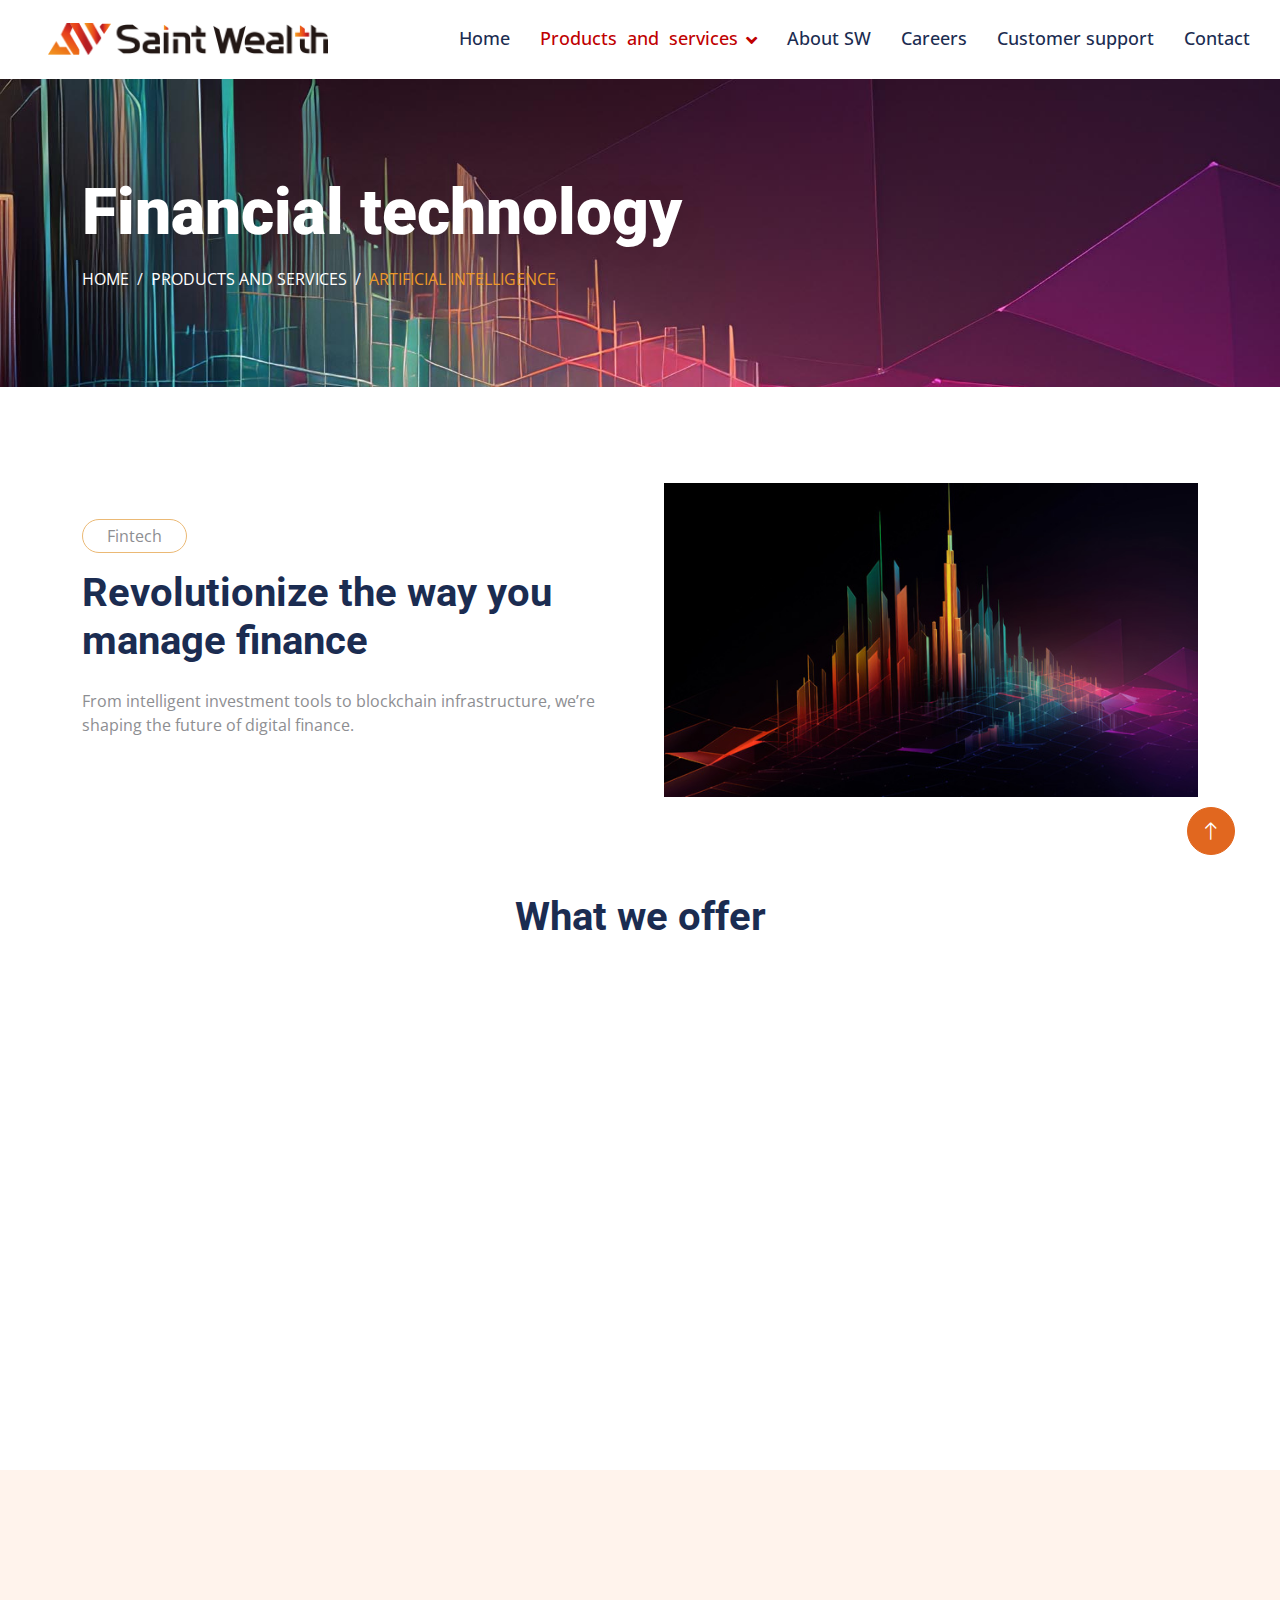
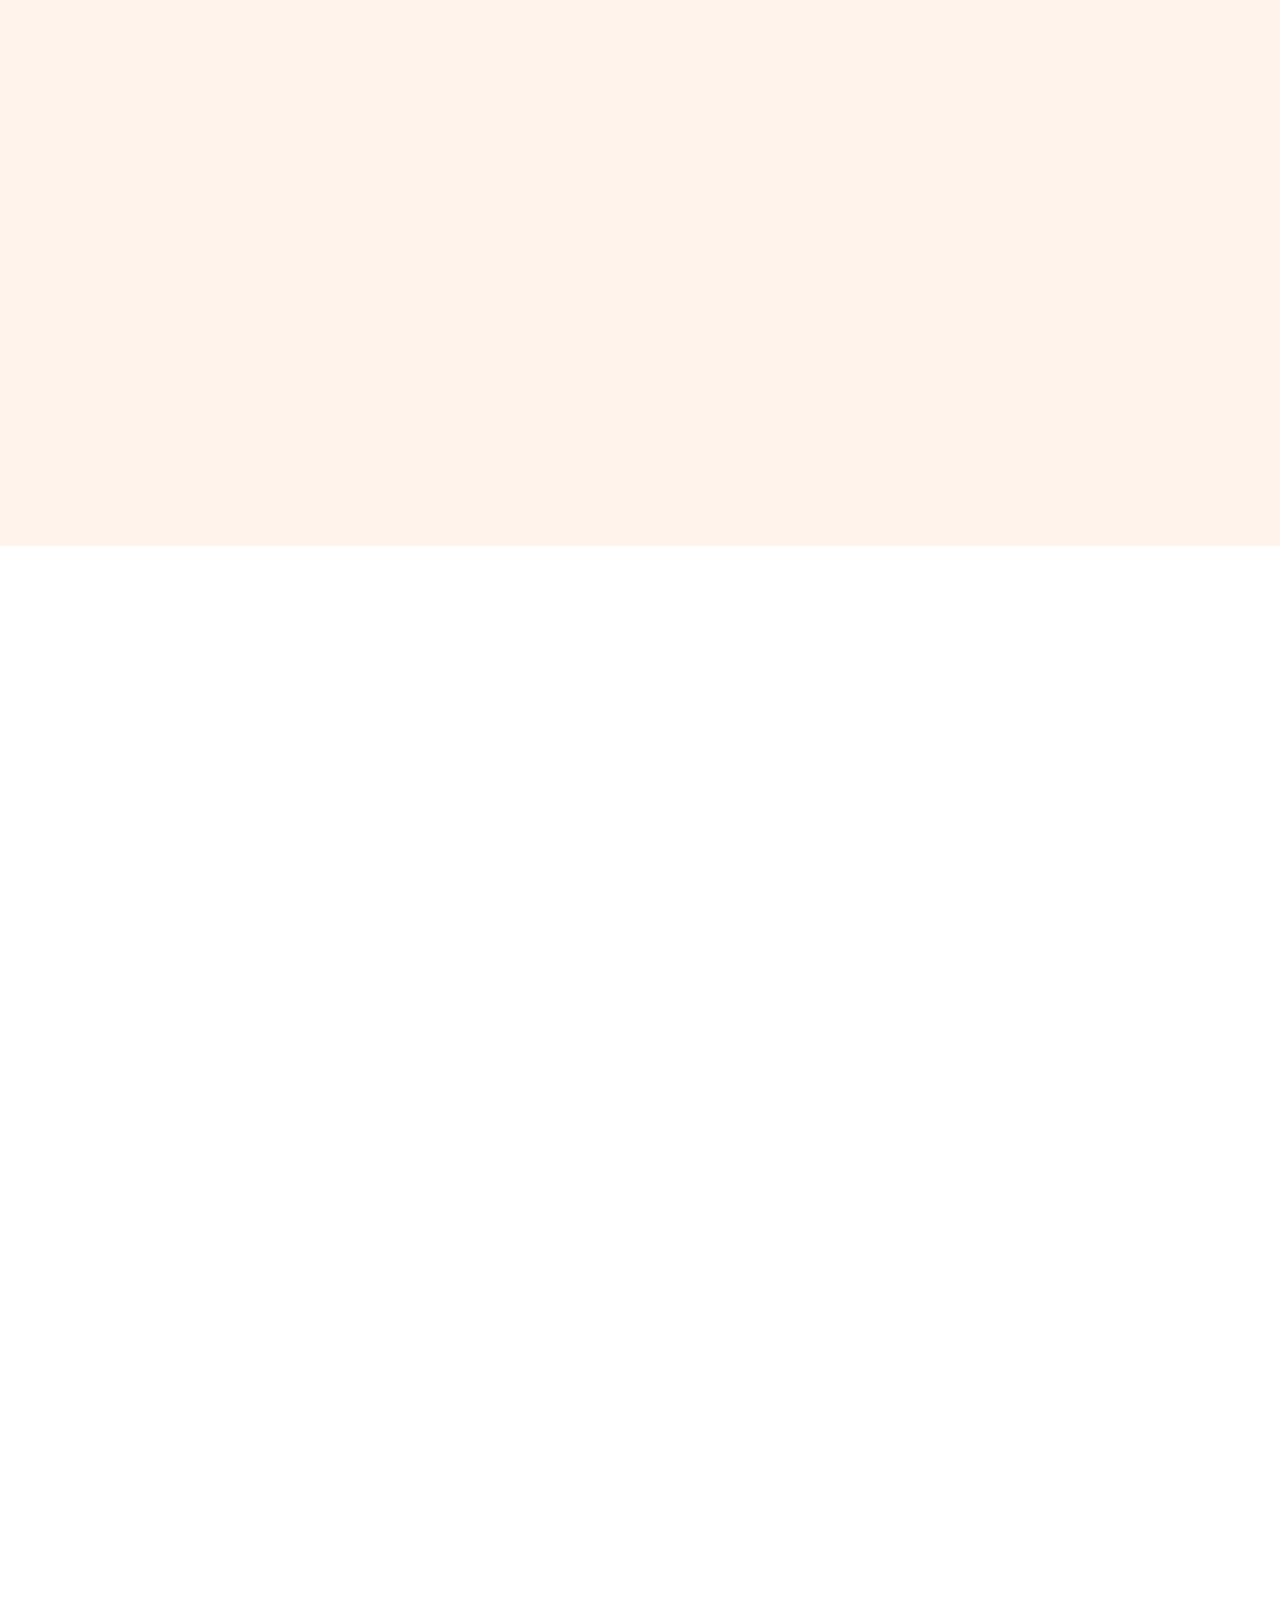
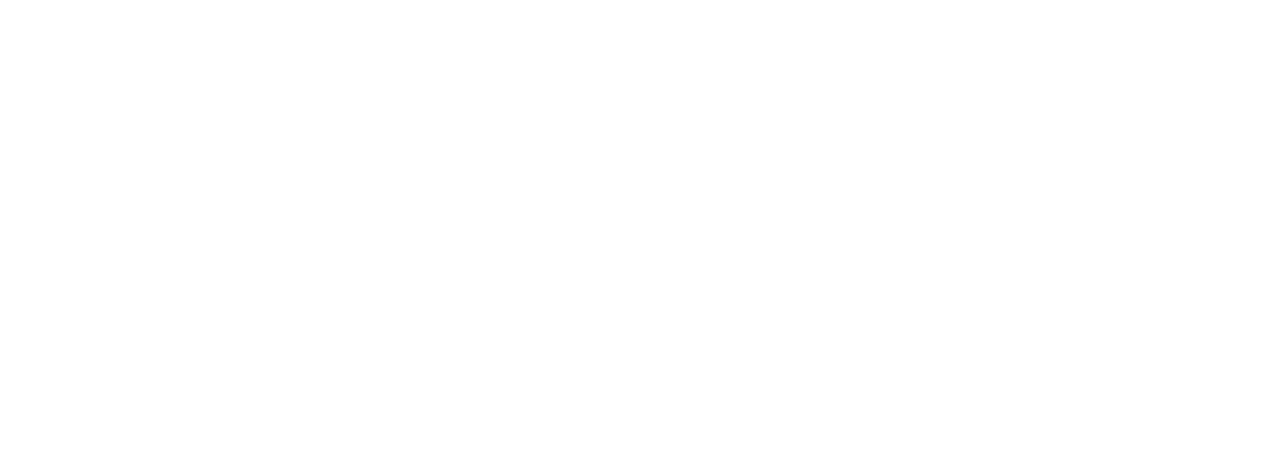
<file: financial_technology.html>
<!DOCTYPE html>
<html lang="en">

<head>
    <meta charset="utf-8">
    <title>Financial technology | Products and services</title>
    <meta content="width=device-width, initial-scale=1.0" name="viewport">
    <meta content="Artificial intelligence, Financial technology, IT services, Software applications, Game art design, Information security" name="keywords">
    <meta content="Saint Wealth is a company focused on technological innovation. With advanced technology and a professional technical team, we provide customized solutions to clients worldwide.
Our vision is to become the global leader in technology services, driving industry transformation through innovative technology." name="description">

    <!-- Favicon -->
    <link href="img/favicon.png" rel="icon">

    <!-- Google Web Fonts -->
    <link rel="preconnect" href="https://fonts.googleapis.com">
    <link rel="preconnect" href="https://fonts.gstatic.com" crossorigin>
    <link href="https://fonts.googleapis.com/css2?family=Open+Sans:wght@400;500&family=Roboto:wght@500;700;900&display=swap" rel="stylesheet"> 

    <!-- Icon Font Stylesheet -->
    <link href="https://cdnjs.cloudflare.com/ajax/libs/font-awesome/5.10.0/css/all.min.css" rel="stylesheet">
    <link href="https://cdn.jsdelivr.net/npm/bootstrap-icons@1.4.1/font/bootstrap-icons.css" rel="stylesheet">

    <!-- Libraries Stylesheet -->
    <link href="lib/animate/animate.min.css" rel="stylesheet">
    <link href="lib/owlcarousel/assets/owl.carousel.min.css" rel="stylesheet">
    <link href="lib/tempusdominus/css/tempusdominus-bootstrap-4.min.css" rel="stylesheet" />

    <!-- Customized Bootstrap Stylesheet -->
    <link href="css/bootstrap.min.css" rel="stylesheet">

    <!-- Template Stylesheet -->
    <link href="css/style.css" rel="stylesheet">
</head>

<body>
    <!-- Spinner Start -->
    <div id="spinner" class="show bg-white position-fixed translate-middle w-100 vh-100 top-50 start-50 d-flex align-items-center justify-content-center">
        <div class="spinner-grow text-primary" style="width: 3rem; height: 3rem;" role="status">
            <span class="sr-only">Loading...</span>
        </div>
    </div>
    <!-- Spinner End -->

    <!-- Navbar Start -->
    <nav class="navbar navbar-expand-lg bg-white navbar-light sticky-top p-0 wow fadeIn" data-wow-delay="0.1s">
        <a href="index.html" class="navbar-brand d-flex align-items-center px-4 px-lg-5">
            <img src="img/sw_logo-1.png" style="width:280px;" alt="">
        </a>
        <button type="button" class="navbar-toggler me-4" data-bs-toggle="collapse" data-bs-target="#navbarCollapse">
            <span class="navbar-toggler-icon"></span>
        </button>
        <div class="collapse navbar-collapse" id="navbarCollapse">
            <div class="navbar-nav ms-auto p-4 p-lg-0">
                <a href="index.html" class="nav-item nav-link ">Home</a>
                <div class="nav-item dropdown">
                    <a href="products_service.html" class="nav-link dropdown-toggle active">Products&nbsp&nbspand&nbsp&nbspservices</a>
                    <div class="dropdown-menu rounded-0 rounded-bottom m-0">
                        <a href="artificial_intelligence.html" class="dropdown-item">Artificial intelligence</a>
                        <a href="#" class="dropdown-item active">Financial technology</a>
                        <a href="IT_services.html" class="dropdown-item">IT services</a>
                        <a href="software_applications.html" class="dropdown-item">Software applications</a>
                        <a href="game_art_design.html" class="dropdown-item">Game art design</a>
                        <a href="information_security.html" class="dropdown-item">Information security</a>
                    </div>
                </div>


                <a href="about.html" class="nav-item nav-link">About&nbspSW</a>
                <a href="careers.html" class="nav-item nav-link">Careers</a>
                <a href="customer_support.html" class="nav-item nav-link">Customer support</a>
                <a href="contact.html" class="nav-item nav-link">Contact</a>
            </div>
        </div>
    </nav>
    <!-- Navbar End -->


    <!-- Page Header Start -->
    <div class="container-fluid page-headerfina py-5 mb-5 wow fadeIn" data-wow-delay="0.1s">
        <div class="container py-5">
            <h1 class="display-3 text-white mb-3 animated slideInDown">Financial technology</h1>
            <nav aria-label="breadcrumb animated slideInDown">
                <ol class="breadcrumb text-uppercase mb-0">
                    <li class="breadcrumb-item"><a class="text-white" href="index.html">Home</a></li>
                    <li class="breadcrumb-item"><a class="text-white" href="products_service.html">Products and services</a></li>
                    <li class="breadcrumb-item active" aria-current="page">Artificial intelligence</li>
                </ol>
            </nav>
        </div>
    </div>
    <!-- Page Header End -->
    
    <div class="container-xxl py-5">
        <div class="container">
        <div class="row g-5 align-items-center">
            <div class="col-xl-6 wow fadeIn" data-wow-delay="0.1s">
                <div>
                    <p class="d-inline-block border rounded-pill py-1 px-4">Fintech</p>
                    <h1 class="mb-4">Revolutionize the way you manage finance</h1>
                    <p class="mb-4">From intelligent investment tools to blockchain infrastructure, we’re shaping the future of digital finance.
                    </p>
                    
                </div>
            </div>
            

            <div class="col-xl-6 wow fadeIn" data-wow-delay="0.5s">
                <div class="bg-primary position-relative overflow-hidden">
                    <img class="img-fluid " src="img/products_fina_top.jpg" alt="">
                </div>
            </div>
        </div>
    </div>
</div>


    <div class="container-xxl py-5">
        <div class="container">
            <div class="text-center mx-auto mb-5 wow fadeInUp" data-wow-delay="0.1s">
            <h1 class="mb-4">What we offer</h1></div>

            <div class="col-lg-12">


                    <div class="row g-4">
                        <div class="col-lg-3 col-md-6 wow fadeInUp" data-wow-delay="0.1s">
                            <div class="border-new">
                                    <div><img class="img-fluid" src="img/smartlnvest.jpg" alt="">
                                    </div>
                               <div class="p-4" style="min-height:230px ;"><h4 class="mb-3">Smart Invest</h4>
                                <p>Optimize your investments with AI analytics, real-time insights, and tailored strategies for smarter financial decisions.</p>
                            </div>
                        </div>
                    </div>

                    

                    <div class="col-lg-3 col-md-6 wow fadeInUp" data-wow-delay="0.3s">
                        <div class="border-new">
                                <div><img class="img-fluid" src="img/products_blockchain.jpg" alt="">
                                </div>
                           <div class="p-4" style="min-height:230px ;"><h4 class="mb-3">Blockchain integration</h4>
                           <p>Enhance transparency, traceability, and security through custom-built blockchain infrastructure tailored to your business.</p>
                        </div>
                    </div>
                </div>


                <div class="col-lg-3 col-md-6 wow fadeInUp" data-wow-delay="0.5s">
                    <div class="border-new">
                            <div><img class="img-fluid" src="img/products_epayments.jpg" alt="">
                            </div>
                       <div class="p-4" style="min-height:230px ;"><h4 class="mb-3">E-Payments</h4>
                        <p>Build seamless and secure payment experiences across platforms — including mobile wallets, cross-border transactions, and e-invoicing.</p>
                    </div>
                </div>
            </div>

            <div class="col-lg-3 col-md-6 wow fadeInUp" data-wow-delay="0.7s">
                <div class="border-new">
                        <div><img class="img-fluid" src="img/products_robo.jpg" alt="">
                        </div>
                   <div class="p-4" style="min-height:230px ;"><h4 class="mb-3">Robo-advisors</h4>
                    <p>Use intelligent algorithms to deliver personalized financial advice and scalable wealth management solutions for modern investors.</p>
                </div>
            </div>
        </div>
            </div>

        </div>
        </div>
    </div>


        <!-- Service Start -->
        <div class="container-fluid bg-light py-5">
            <div class="container">
                <div class="row g-5 align-items-center">
                    <section class="section align-items-center">
                        <div class="image wow fadeIn" data-wow-delay="0.1s">
                            <img src="img/fina_testimol.jpg" alt="">
                          </div>
                        <div class="content wow fadeIn" data-wow-delay="0.5s">
                          <h1 class="mb-4">Why choose our finTech solutions</h1>
                          <ul>
                            <li>Scalable and secure architecture
                            </li>
                            <li>Real-time data processing & automation</li>
                            <li>Compliant with international financial regulations</li>
                            <li>Customized for your industry needs</li>
                          </ul>
                        </div>
                      </section>
                </div>
            </div>
        </div>
        
    
    <div class="container-fluid py-5">
        <div class="container py-5">
            <div class="mx-auto text-center mb-5 wow fadeInUp" data-wow-delay="0.1s" style="max-width: 600px;">
                <h1 class="mb-4">Use cases / Industries served</h1>
            </div>
            <div class="row g-4">
                <div class="col-lg-4 wow fadeInUp" data-wow-delay="0.1s">
                    <div class="case-item position-relative overflow-hidden rounded mb-2">
                        <img class="img-fluid" src="img/commercialbanking.jpg" alt="">
                        <a class="case-overlay text-decoration-none" href="">
                            <h4 class="text-white">Commercial banking
                            </h4>
                        </a>
                    </div>
                </div>
                <div class="col-lg-4 wow fadeInUp" data-wow-delay="0.3s">
                    <div class="case-item position-relative overflow-hidden rounded mb-2">
                        <img class="img-fluid" src="img/wealthmanagement.jpg" alt="">
                        <a class="case-overlay text-decoration-none" href="">
                            <h4 class="text-white">Wealth management
                            </h4>
                        </a>
                    </div>
                </div>
                <div class="col-lg-4 wow fadeInUp" data-wow-delay="0.5s">
                    <div class="case-item position-relative overflow-hidden rounded mb-2">
                        <img class="img-fluid" src="img/insurancetech.jpg" alt="">
                        <a class="case-overlay text-decoration-none" href="">
                            <h4 class="text-white">Insurance tech
                            </h4>
                        </a>
                    </div>
                </div>


                <div class="col-lg-6 wow fadeInUp" data-wow-delay="0.7s">
                    <div class="case-item position-relative overflow-hidden rounded mb-2">
                        <img class="img-fluid" src="img/ecommerce.jpg" alt="">
                        <a class="case-overlay text-decoration-none" href="">
                            <h4 class="text-white">Cross-border ecommerce
                            </h4>
                        </a>
                    </div>
                </div>

                <div class="col-lg-6 wow fadeInUp" data-wow-delay="0.9s">
                    <div class="case-item position-relative overflow-hidden rounded mb-2">
                        <img class="img-fluid" src="img/crypto.jpg" alt="">
                        <a class="case-overlay text-decoration-none" href="">
                            <h4 class="text-white">Crypto and tokenized assets
                            </h4>
                        </a>
                    </div>
                </div>

            </div>
        </div>

        <blockquote class="industry-quote mx-auto wow fadeInUp" data-wow-delay="1.0s">
           <em>
              “Whether you're a startup or an enterprise, we help you scale securely in the evolving digital finance landscape.”
            </em>
          </blockquote>       
    </div>

     <!-- Footer Start -->
     <div class="container-fluid bg-dark text-light-footer footer mt-5 pt-5 wow fadeIn" data-wow-delay="0.1s">
        <div class="container py-5">
            <div class="row g-5">
                <div class="col-lg-3 col-md-6">
                    <a href="index.html" class="navbar-brand d-flex align-items-center mb-4">
                        <img src="img/sw_logo-1-w.png" style="width:260px;" alt="">
                    </a>
                    <p>Saint Wealth is a company focused on technological innovation. With advanced technology and a professional technical team, we provide customized solutions to clients worldwide.</p>
                </div>
                <div class="col-lg-3 col-md-6">
                    <h5 class="text-light-tittle mb-4">Services</h5>
                    <a class="btn btn-link" href="artificial_intelligence.html">Artificial intelligence</a>
                    <a class="btn btn-link" href="financial_technology.html">Financial technology</a>
                    <a class="btn btn-link" href="IT_services.html">IT services</a>
                    <a class="btn btn-link" href="software_applications.html">Software applications</a>
                    <a class="btn btn-link" href="game_art_design.html">Game art design</a>
                    <a class="btn btn-link" href="information_security.html">Information security</a>
                </div>
                <div class="col-lg-3 col-md-6">
                    <h5 class="text-light-tittle mb-4">Quick links</h5>
                    <a class="btn btn-link" href="about.html">About SW</a>
                    <a class="btn btn-link" href="careers.html">Careers</a>
                    <a class="btn btn-link" href="customer_support.html">Customer support</a>
                    <a class="btn btn-link" href="products_service.html#process">Process</a>
                </div>
                <div class="col-lg-3 col-md-6">
                    <h5 class="text-light-tittle mb-4">Contact</h5>
                    <p style="color:#FFFFFF;">21 Regent Street, Belize City, Belize</p>
                    <h5 style="color:#FFFFFF;">Let’s build a digital future together!</h5>
                    <div class="position-relative mx-auto" style="max-width: 400px;">
                        <a class="btn btn-primary mt-3  py-2 top-0 end-0 me-2" href="contact.html">Contact us</a>  
                    </div>
                </div>
            </div>
        </div>
        <div class="container">
            <div class="copyright">
                <div class="row">
                    <div class="col-md-6 text-center text-md-start mb-3 mb-md-0 text-light">
                        &copy; SAINT WEALTH LTD., All Right Reserved.
                    </div>
                    
                </div>
            </div>
        </div>
    </div>
    <!-- Footer End -->


    <!-- Back to Top -->
    <a href="#" class="btn btn-lg btn-primary btn-lg-square rounded-circle back-to-top"><i class="bi bi-arrow-up"></i></a>


    <!-- JavaScript Libraries -->
    <script src="https://code.jquery.com/jquery-3.4.1.min.js"></script>
    <script src="https://cdn.jsdelivr.net/npm/bootstrap@5.0.0/dist/js/bootstrap.bundle.min.js"></script>
    <script src="lib/wow/wow.min.js"></script>
    <script src="lib/easing/easing.min.js"></script>
    <script src="lib/waypoints/waypoints.min.js"></script>
    <script src="lib/counterup/counterup.min.js"></script>
    <script src="lib/owlcarousel/owl.carousel.min.js"></script>
    <script src="lib/tempusdominus/js/moment.min.js"></script>
    <script src="lib/tempusdominus/js/moment-timezone.min.js"></script>
    <script src="lib/tempusdominus/js/tempusdominus-bootstrap-4.min.js"></script>

    <!-- Template Javascript -->
    <script src="js/main.js"></script>
</body>

</html>
</file>
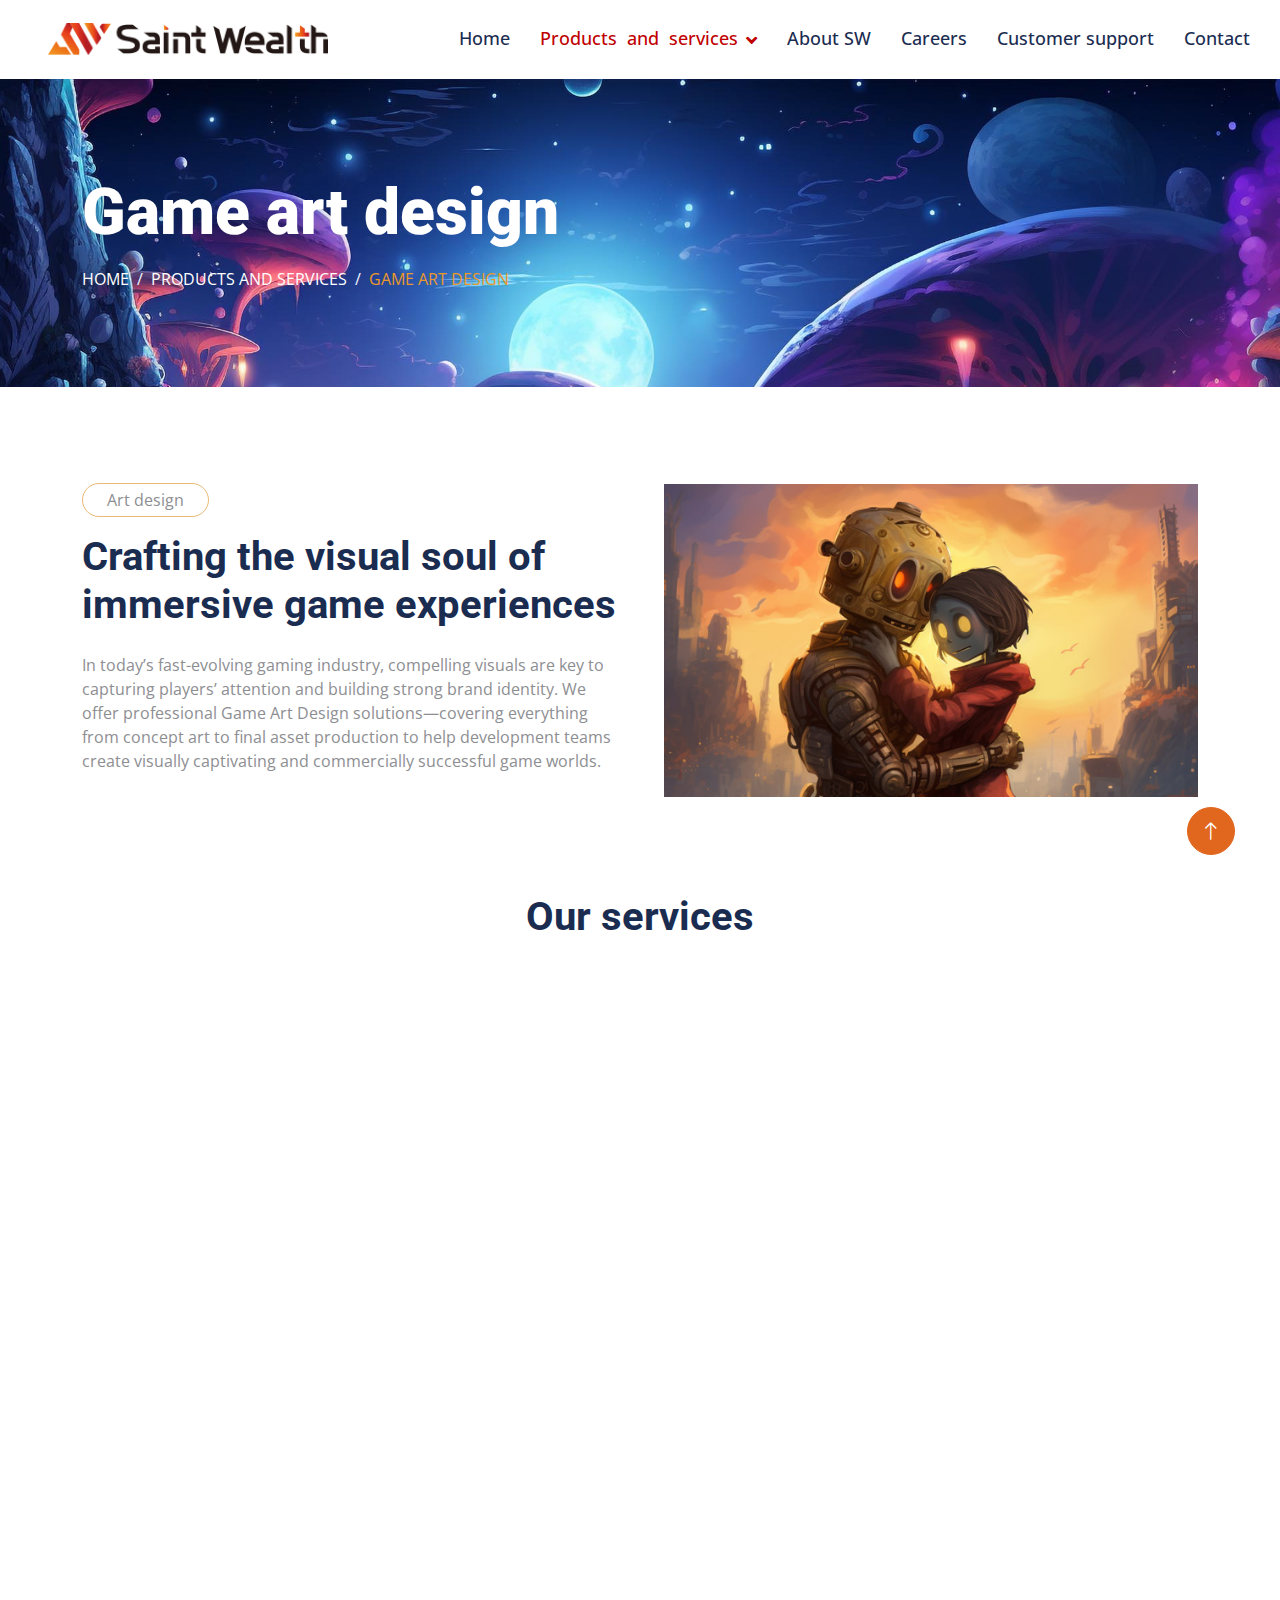
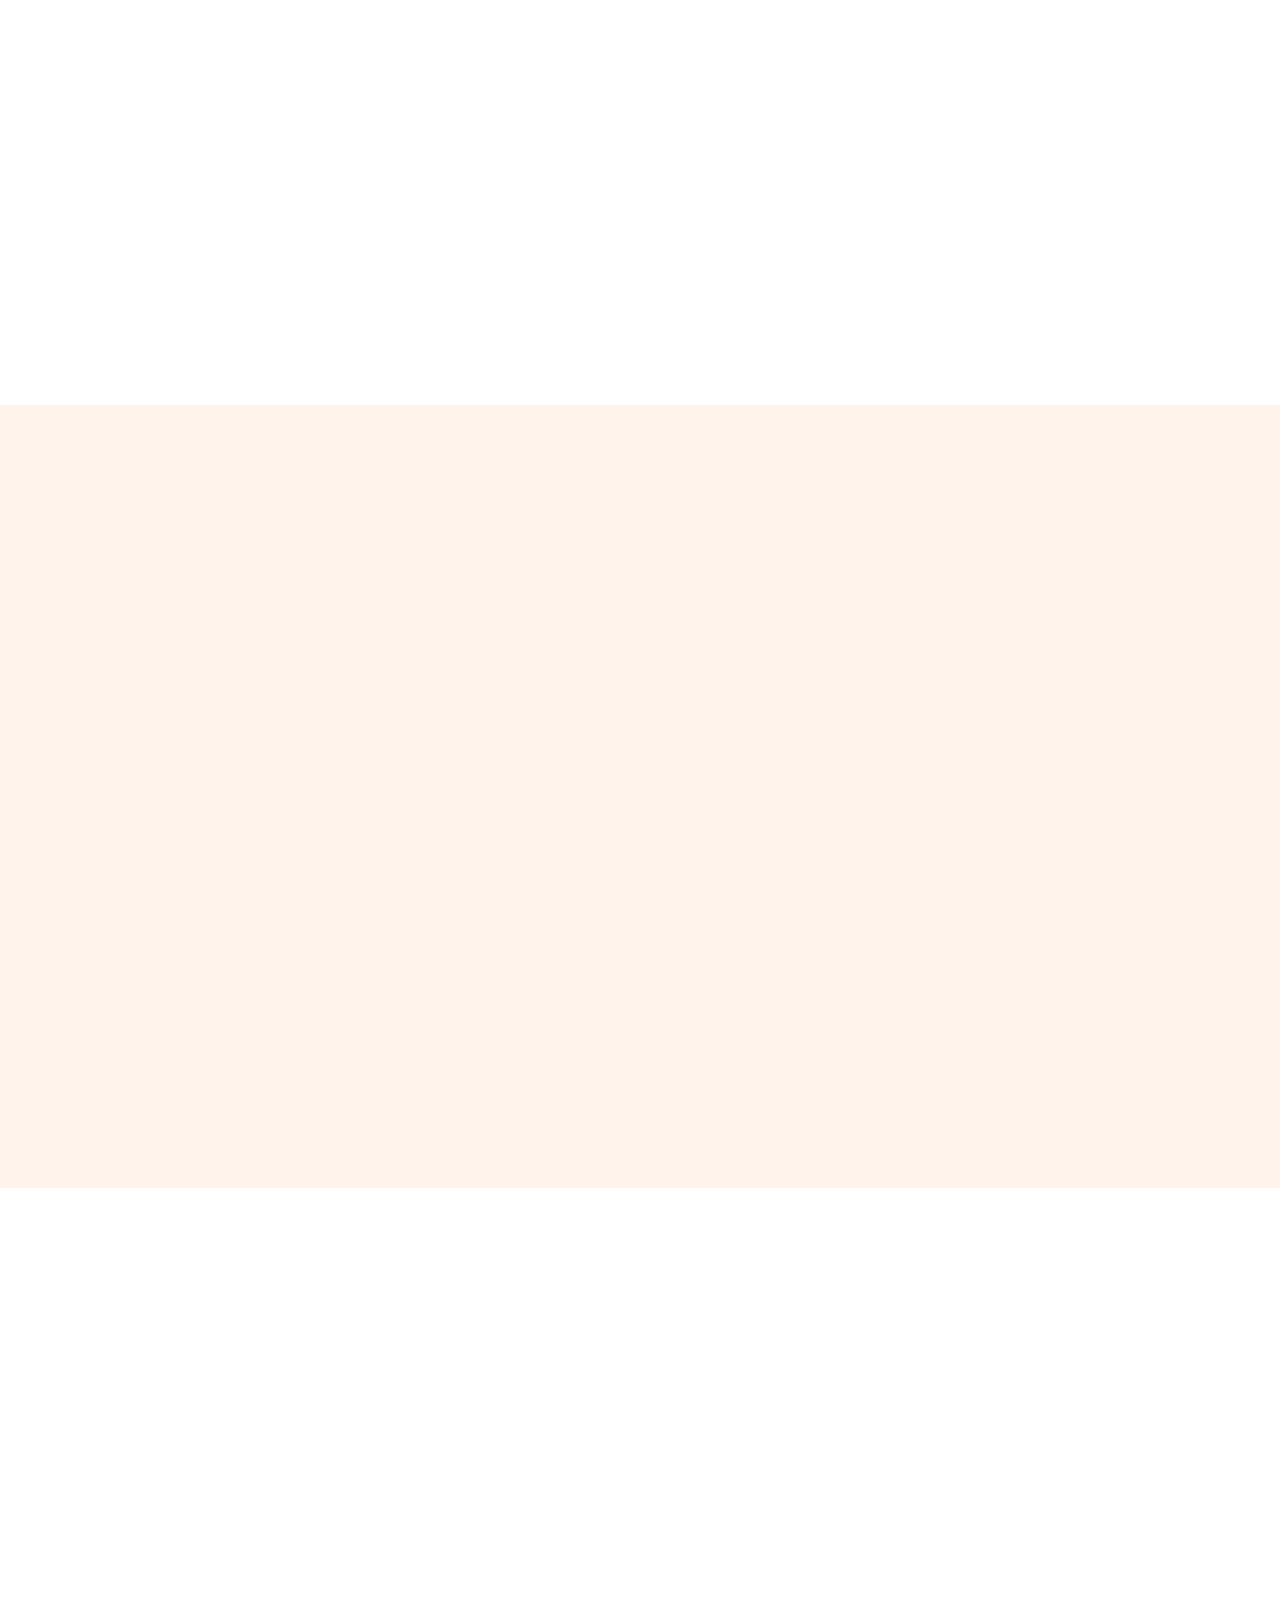
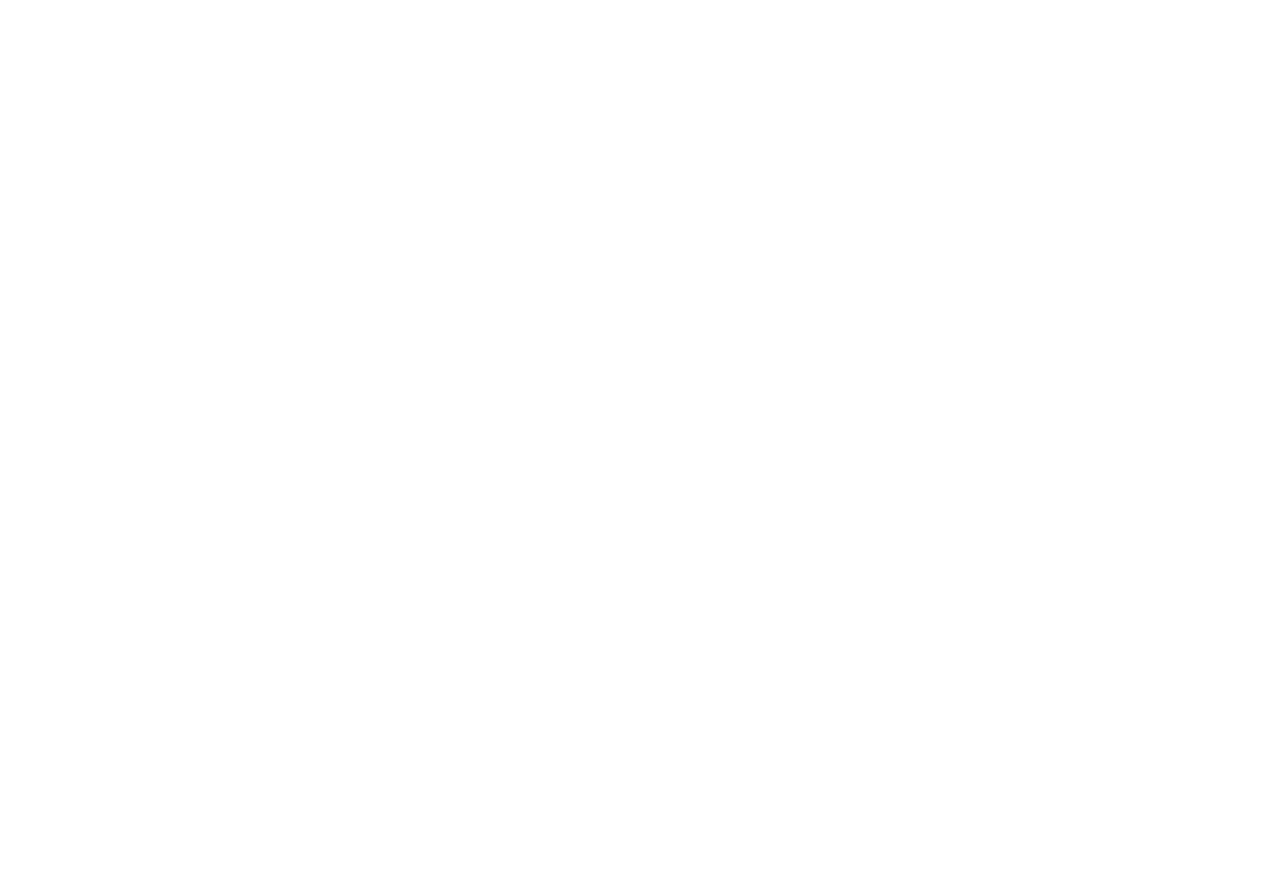
<file: game_art_design.html>
<!DOCTYPE html>
<html lang="en">

<head>
    <meta charset="utf-8">
    <title>Game art design | Products and services</title>
    <meta content="width=device-width, initial-scale=1.0" name="viewport">
    <meta content="Artificial intelligence, Financial technology, IT services, Software applications, Game art design, Information security" name="keywords">
    <meta content="Saint Wealth is a company focused on technological innovation. With advanced technology and a professional technical team, we provide customized solutions to clients worldwide.
Our vision is to become the global leader in technology services, driving industry transformation through innovative technology." name="description">

    <!-- Favicon -->
    <link href="img/favicon.png" rel="icon">

    <!-- Google Web Fonts -->
    <link rel="preconnect" href="https://fonts.googleapis.com">
    <link rel="preconnect" href="https://fonts.gstatic.com" crossorigin>
    <link href="https://fonts.googleapis.com/css2?family=Open+Sans:wght@400;500&family=Roboto:wght@500;700;900&display=swap" rel="stylesheet"> 

    <!-- Icon Font Stylesheet -->
    <link href="https://cdnjs.cloudflare.com/ajax/libs/font-awesome/5.10.0/css/all.min.css" rel="stylesheet">
    <link href="https://cdn.jsdelivr.net/npm/bootstrap-icons@1.4.1/font/bootstrap-icons.css" rel="stylesheet">

    <!-- Libraries Stylesheet -->
    <link href="lib/animate/animate.min.css" rel="stylesheet">
    <link href="lib/owlcarousel/assets/owl.carousel.min.css" rel="stylesheet">
    <link href="lib/tempusdominus/css/tempusdominus-bootstrap-4.min.css" rel="stylesheet" />

    <!-- Customized Bootstrap Stylesheet -->
    <link href="css/bootstrap.min.css" rel="stylesheet">

    <!-- Template Stylesheet -->
    <link href="css/style.css" rel="stylesheet">
</head>

<body>
    <!-- Spinner Start -->
    <div id="spinner" class="show bg-white position-fixed translate-middle w-100 vh-100 top-50 start-50 d-flex align-items-center justify-content-center">
        <div class="spinner-grow text-primary" style="width: 3rem; height: 3rem;" role="status">
            <span class="sr-only">Loading...</span>
        </div>
    </div>
    <!-- Spinner End -->

    <!-- Navbar Start -->
    <nav class="navbar navbar-expand-lg bg-white navbar-light sticky-top p-0 wow fadeIn" data-wow-delay="0.1s">
        <a href="index.html" class="navbar-brand d-flex align-items-center px-4 px-lg-5">
            <img src="img/sw_logo-1.png" style="width:280px;" alt="">
        </a>
        <button type="button" class="navbar-toggler me-4" data-bs-toggle="collapse" data-bs-target="#navbarCollapse">
            <span class="navbar-toggler-icon"></span>
        </button>
        <div class="collapse navbar-collapse" id="navbarCollapse">
            <div class="navbar-nav ms-auto p-4 p-lg-0">
                <a href="index.html" class="nav-item nav-link ">Home</a>
                <div class="nav-item dropdown">
                    <a href="products_service.html" class="nav-link dropdown-toggle active">Products&nbsp&nbspand&nbsp&nbspservices</a>
                    <div class="dropdown-menu rounded-0 rounded-bottom m-0">
                        <a href="artificial_intelligence.html" class="dropdown-item">Artificial intelligence</a>
                        <a href="financial_technology.html" class="dropdown-item">Financial technology</a>
                        <a href="IT_services.html" class="dropdown-item">IT services</a>
                        <a href="software_applications.html" class="dropdown-item">Software applications</a>
                        <a href="#" class="dropdown-item active">Game art design</a>
                        <a href="information_security.html" class="dropdown-item">Information security</a>
                    </div>
                </div>


                <a href="about.html" class="nav-item nav-link">About&nbspSW</a>
                <a href="careers.html" class="nav-item nav-link">Careers</a>
                <a href="customer_support.html" class="nav-item nav-link">Customer support</a>
                <a href="contact.html" class="nav-item nav-link">Contact</a>
            </div>
        </div>
    </nav>
    <!-- Navbar End -->

    <!-- Page Header Start -->
    <div class="container-fluid page-headergame py-5 mb-5 wow fadeIn" data-wow-delay="0.1s">
        <div class="container py-5">
            <h1 class="display-3 text-white mb-3 animated slideInDown">Game art design</h1>
            <nav aria-label="breadcrumb animated slideInDown">
                <ol class="breadcrumb text-uppercase mb-0">
                    <li class="breadcrumb-item"><a class="text-white" href="index.html">Home</a></li>
                    <li class="breadcrumb-item"><a class="text-white" href="products_service.html">Products and services</a></li>
                    <li class="breadcrumb-item active" aria-current="page">Game art design</li>
                </ol>
            </nav>
        </div>
    </div>
    <!-- Page Header End -->

    <div class="container-xxl py-5">
        <div class="container">
            <div class="row g-5 align-items-center">
                <div class="col-xl-6 wow fadeIn" data-wow-delay="0.1s">
                    <div>
                        <p class="d-inline-block border rounded-pill py-1 px-4">Art design</p>
                        <h1 class="mb-4">Crafting the visual soul of immersive game experiences</h1>
                        <p class="mb-4">In today’s fast-evolving gaming industry, compelling visuals are key to capturing players’ attention and building strong brand identity. We offer professional Game Art Design solutions—covering everything from concept art to final asset production to help development teams create visually captivating and commercially successful game worlds.
                        </p>
                        
                    </div>
                </div>
                

                <div class="col-xl-6 wow fadeIn" data-wow-delay="0.5s">
                    <div class="bg-primary position-relative overflow-hidden">
                        <img class="img-fluid " src="img/products_game_top.jpg" alt="">
                    </div>
                </div>
            </div>
        </div>
    </div>

    <div class="container-xxl py-5">
        <div class="container">
            <div class="text-center mx-auto mb-5 wow fadeInUp" data-wow-delay="0.1s">
            <h1 class="mb-4">Our services</h1></div>

            <div class="col-lg-12 wow fadeIn" data-wow-delay="0.1s">
                <div class="">


                    <div class="row g-4">
                        <div class="col-lg-4 col-md-6 wow fadeInUp" data-wow-delay="0.1s">
                            <div class="border-new">
                                    <div><img class="img-fluid" src="img/products_2d3d.jpg" alt="">
                                    </div>
                               <div class="p-4" style="min-height: 210px;" ><h4 class="mb-3">2D/3D game art production</h4>
                                <p>From character design and environment art to prop modeling, UI design, and animation—we deliver comprehensive visual asset creation for every stage of your game.</p>
                            </div>
                        </div>
                    </div>

                    

                    <div class="col-lg-4 col-md-6 wow fadeInUp" data-wow-delay="0.3s">
                        <div class="border-new">
                                <div><img class="img-fluid" src="img/products_original.jpg" alt="">
                                </div>
                           <div class="p-4" style="min-height: 210px;" ><h4 class="mb-3">Original visual style development</h4>
                            <p>We develop unique and cohesive visual styles tailored to your game’s genre and brand identity, helping your project stand out in a crowded market.</p>
                        </div>
                    </div>
                </div>


                <div class="col-lg-4 col-md-6 wow fadeInUp" data-wow-delay="0.3s">
                    <div class="border-new">
                            <div><img class="img-fluid" src="img/products_cross_platform.jpg" alt="">
                            </div>
                       <div class="p-4" style="min-height: 210px;" ><h4 class="mb-3">Cross-platform and engine compatibility</h4>
                        <p>Our assets are compatible with Unity and Unreal, optimized for deployment across mobile, console, and PC platforms.</p>
                    </div>
                </div>
            </div>


            <div class="col-lg-4 col-md-6 wow fadeInUp" data-wow-delay="0.7s">
                <div class="border-new">
                        <div><img class="img-fluid" src="img/products_streamlined.jpg" alt="">
                        </div>
                   <div class="p-4" style="min-height: 210px;" ><h4 class="mb-3">Streamlined production workflow</h4>
                    <p>Our structured pipeline with project management and version control ensures efficiency, transparency, and on-time delivery across departments.</p>
                </div>
            </div>
        </div>

        <div class="col-lg-4 col-md-6 wow fadeInUp" data-wow-delay="0.9s">
            <div class="border-new">
                    <div><img class="img-fluid" src="img/products_ipexpansion.jpg" alt="">
                    </div>
               <div class="p-4" style="min-height: 210px;" ><h4 class="mb-3">IP expansion and brand application design</h4>
               <p>We extend your game universe with visuals for merch, marketing, and character-driven content.</p>
            </div>
        </div>
    </div>

    <div class="col-lg-4 col-md-6 wow fadeInUp" data-wow-delay="1.1s">
        <div class="border-new" >
                <div><img class="img-fluid" src="img/products_flexible.jpg" alt="">
                </div>
           <div class="p-4" style="min-height: 210px;" ><h4 class="mb-3">Flexible collaboration models</h4>
           <p>We adapt to your needs, whether you’re looking for outsourcing support, co-development partnerships, or long-term visual content maintenance.</p>
        </div>
    </div>
</div>
                </div>
            </div>

        </div>
        </div>
    </div>


        <!-- Service Start -->
        <div class="container-fluid bg-light py-5">
            <div class="container">
                <div class="row g-5 align-items-center">
                    <div class="col-lg-5 wow fadeIn" data-wow-delay="0.1s">
                        <h1>Integrated expertise × global vision</h1>
                        <h4 class="mb-4">Crafting visuals that work and wow</h4>
                        <p class="mb-4">With extensive international production experience and a skilled cross-functional team, we deliver end-to-end visual and UX solutions that balance aesthetics and performance.</p>
                   </div>

                    
                    <div class="col-lg-7">
                        <div class="row g-4">
                            <div class="col-md-6">
                                <div class="row g-4">
                                    <div class="col-12  wow fadeIn" data-wow-delay="0.3s">
                                        <div class="service-item-detail-n d-flex flex-column justify-content-center rounded">
                                            <div class="service-icon">
                                                <i class="fa fa-n fa-globe fa-2x m-2"></i>
                                            </div>
                                            <h5 class="mb-3 art">Cross-cultural production experience</h5>
                                            <p>Deep understanding of both Eastern and Western visual styles and market preferences.</p>
                                        </div>
                                    </div>

                                   <div class="col-12  wow fadeIn" data-wow-delay="0.5s">
                                        <div class="service-item-detail-n d-flex flex-column justify-content-center rounded">
                                            <div class="service-icon">
                                                <i class="fa fa-n fa-magic fa-2x"></i>
                                            </div>
                                            <h5 class="mb-3 art">Art meets UX</h5>
                                            <p>Our visual and UX teams collaborate closely to ensure designs that are not only beautiful but also intuitive and user-friendly.</p>
                                        </div>
                                    </div>

                                </div>
                            </div>

                                <div class="col-md-6 pt-md-4">
                                    <div class="row g-4">
                                        <div class="col-12  wow fadeIn" data-wow-delay="0.7s">
                                            <div class="service-item-detail-n d-flex flex-column justify-content-center rounded">
                                                <div class="service-icon">
                                                    <i class="fa fa-n fa-handshake fa-2x"></i>
                                                </div>
                                                <h5 class="mb-3 art">Flexible collaboration models</h5>
                                                <p>Whether you need outsourcing support, co-development, or long-term maintenance, we adapt to your project needs.</p>
                                            </div>
                                        </div>
    
                                       <div class="col-12  wow fadeIn" data-wow-delay="0.9s">
                                            <div class="service-item-detail-n d-flex flex-column justify-content-center rounded">
                                                <div class="service-icon">
                                                    <i class="fa fa-n fa-puzzle-piece fa-2x"></i>
                                                </div>
                                                <h5 class="mb-3 art"> One-stop visual solutions</h5>
                                                <p>From early sketches and visual design to engine integration — we’ve got your entire production pipeline covered.
                                                </p>
                                            </div>
                                        </div>
    
                                    </div>
                                </div>
                        </div>
                    </div>
                </div>
            </div>
        </div>

    <div class="container-xxl py-5">
        <div class="container">
    <section class="suitable-for-section">
        <h1 class="mb-4 wow fadeInUp" data-wow-delay="0.1s">Suitable for</h1>
        <div class="cards-container">
          <div class="suit-card wow fadeInUp" data-wow-delay="0.1s">
            <div class="icon">🎮</div>
            <h5>Mobile and indie games</h5>
            <p>Casual, story-based, or competitive titles on iOS and Android. We help you build striking visuals that stand out.</p>
          </div>
      
          <div class="suit-card wow fadeInUp" data-wow-delay="0.3s">
            <div class="icon">🌍</div>
            <h5>MMORPG and online games</h5>
            <p>Expansive worlds, characters, and environments optimized for real-time rendering and scalability.</p>
          </div>
      
          <div class="suit-card wow fadeInUp" data-wow-delay="0.5s">
            <div class="icon">🧠</div>
            <h5>Educational and XR/VR games</h5>
            <p>Immersive learning tools and interactive simulations with custom UI/UX for VR headsets and controls.</p>
          </div>
      
          <div class="suit-card wow fadeInUp" data-wow-delay="0.7s">
            <div class="icon">🏗️</div>
            <h5>Game developers and studios</h5>
            <p>External art team support for in-house or outsourced pipelines. Compatible with major game engines.</p>
          </div>
        </div>
      </section>
    </div>
</div>

    <!-- Footer Start -->
 <div class="container-fluid bg-dark text-light-footer footer mt-5 pt-5 wow fadeIn" data-wow-delay="0.1s">
    <div class="container py-5">
        <div class="row g-5">
            <div class="col-lg-3 col-md-6">
                <a href="index.html" class="navbar-brand d-flex align-items-center mb-4">
                    <img src="img/sw_logo-1-w.png" style="width:260px;" alt="">
                </a>
                <p>Saint Wealth is a company focused on technological innovation. With advanced technology and a professional technical team, we provide customized solutions to clients worldwide.</p>
            </div>
            <div class="col-lg-3 col-md-6">
                <h5 class="text-light-tittle mb-4">Services</h5>
                <a class="btn btn-link" href="artificial_intelligence.html">Artificial intelligence</a>
                <a class="btn btn-link" href="financial_technology.html">Financial technology</a>
                <a class="btn btn-link" href="IT_services.html">IT services</a>
                <a class="btn btn-link" href="software_applications.html">Software applications</a>
                <a class="btn btn-link" href="game_art_design.html">Game art design</a>
                <a class="btn btn-link" href="information_security.html">Information security</a>
            </div>
            <div class="col-lg-3 col-md-6">
                <h5 class="text-light-tittle mb-4">Quick links</h5>
                <a class="btn btn-link" href="about.html">About SW</a>
                <a class="btn btn-link" href="careers.html">Careers</a>
                <a class="btn btn-link" href="customer_support.html">Customer support</a>
                <a class="btn btn-link" href="products_service.html#process">Process</a>
            </div>
            <div class="col-lg-3 col-md-6">
                <h5 class="text-light-tittle mb-4">Contact</h5>
                <p style="color:#FFFFFF;">21 Regent Street, Belize City, Belize</p>
                <h5 style="color:#FFFFFF;">Let’s build a digital future together!</h5>
                <div class="position-relative mx-auto" style="max-width: 400px;">
                    <a class="btn btn-primary mt-3  py-2 top-0 end-0 me-2" href="contact.html">Contact us</a>  
                </div>
            </div>
        </div>
    </div>
    <div class="container">
        <div class="copyright">
            <div class="row">
                <div class="col-md-6 text-center text-md-start mb-3 mb-md-0 text-light">
                    &copy; SAINT WEALTH LTD., All Right Reserved.
                </div>
                
            </div>
        </div>
    </div>
</div>
<!-- Footer End -->



    <!-- Back to Top -->
    <a href="#" class="btn btn-lg btn-primary btn-lg-square rounded-circle back-to-top"><i class="bi bi-arrow-up"></i></a>


    <!-- JavaScript Libraries -->
    <script src="https://code.jquery.com/jquery-3.4.1.min.js"></script>
    <script src="https://cdn.jsdelivr.net/npm/bootstrap@5.0.0/dist/js/bootstrap.bundle.min.js"></script>
    <script src="lib/wow/wow.min.js"></script>
    <script src="lib/easing/easing.min.js"></script>
    <script src="lib/waypoints/waypoints.min.js"></script>
    <script src="lib/counterup/counterup.min.js"></script>
    <script src="lib/owlcarousel/owl.carousel.min.js"></script>
    <script src="lib/tempusdominus/js/moment.min.js"></script>
    <script src="lib/tempusdominus/js/moment-timezone.min.js"></script>
    <script src="lib/tempusdominus/js/tempusdominus-bootstrap-4.min.js"></script>

    <!-- Template Javascript -->
    <script src="js/main.js"></script>
</body>

</html>
</file>
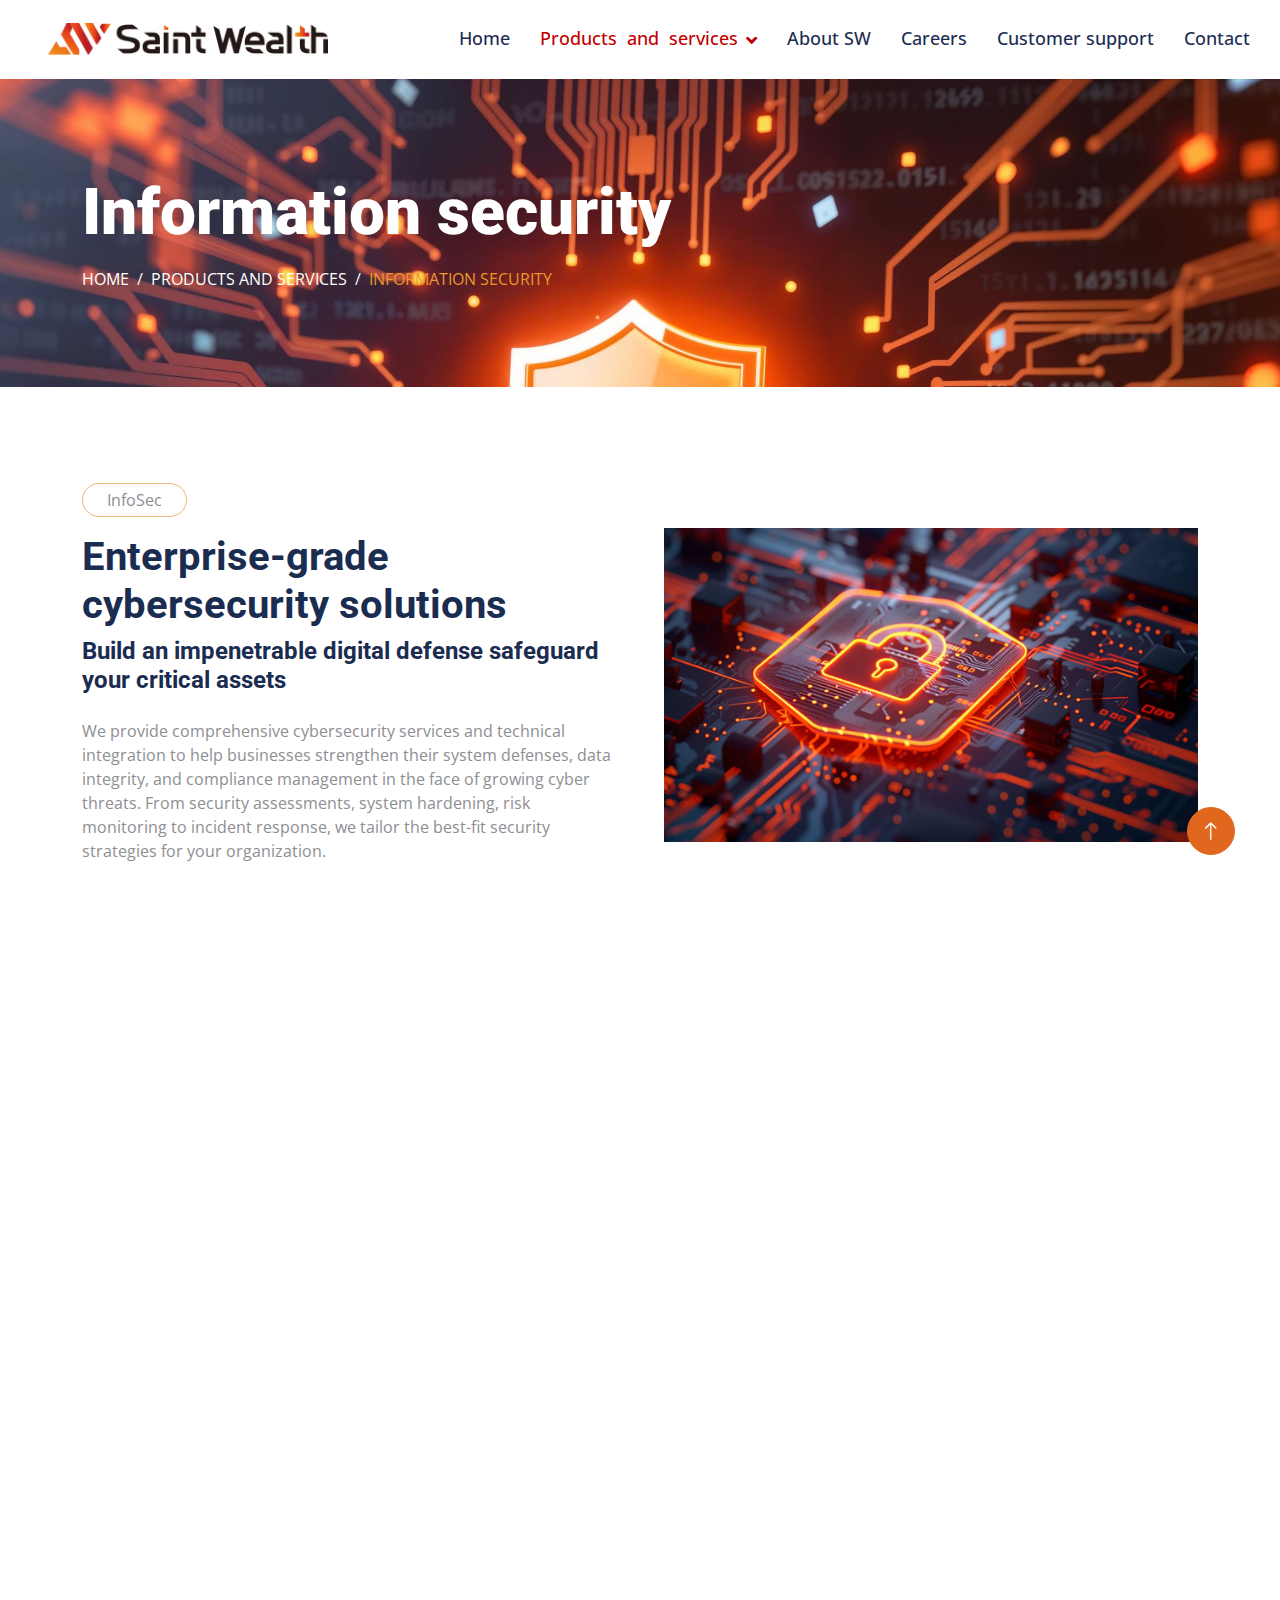
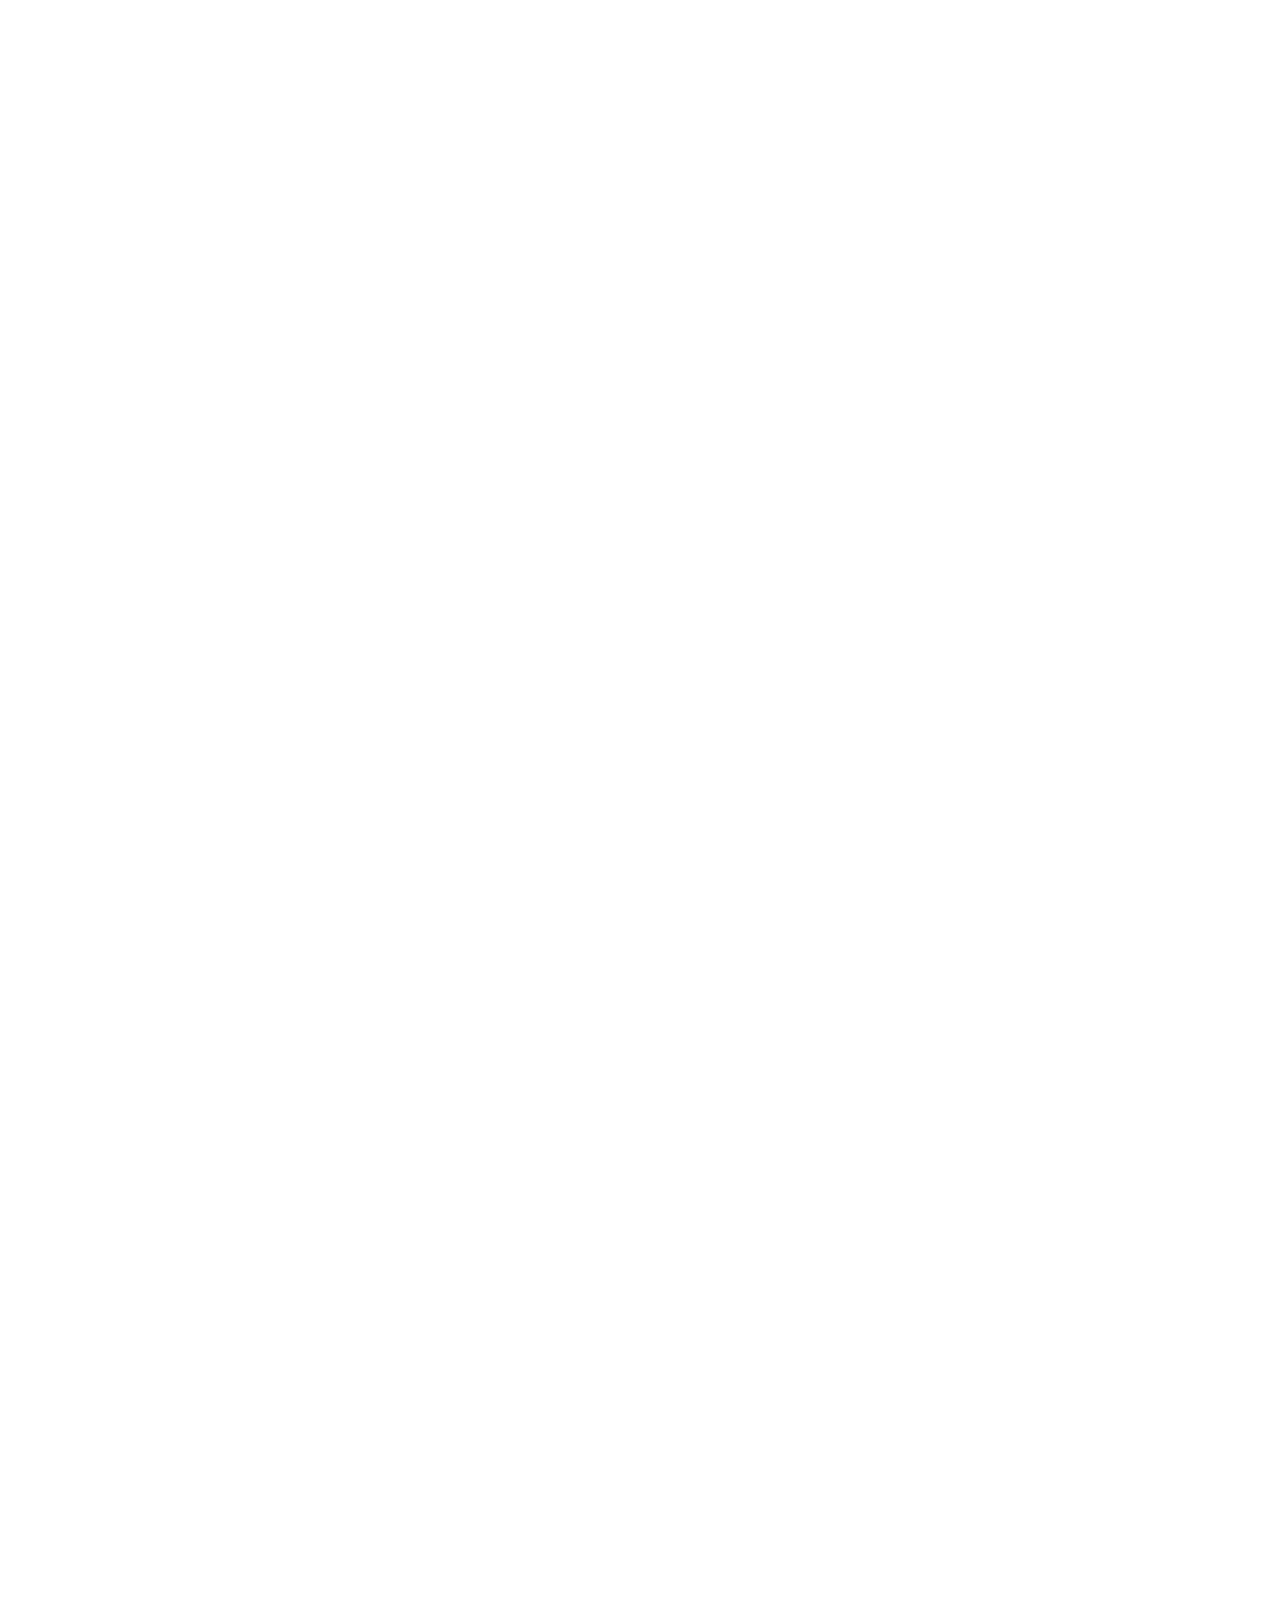
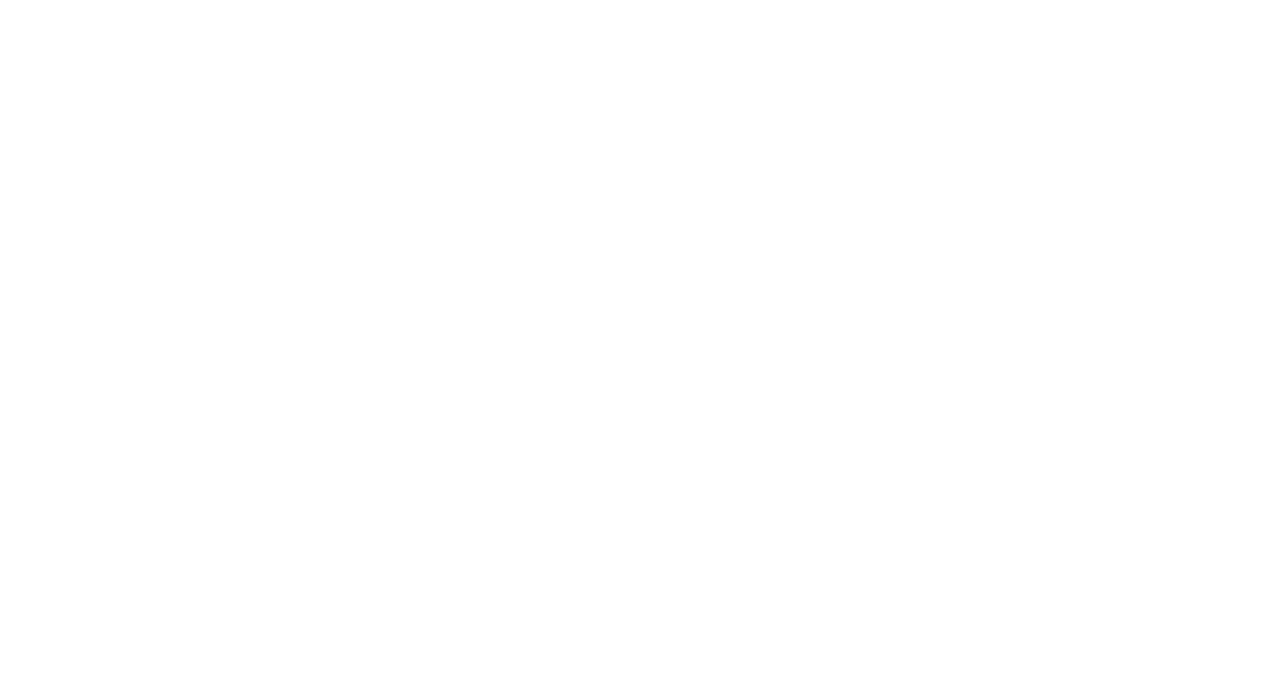
<file: information_security.html>
<!DOCTYPE html>
<html lang="en">

<head>
    <meta charset="utf-8">
    <title>Information security | Products and services</title>
    <meta content="width=device-width, initial-scale=1.0" name="viewport">
    <meta content="Artificial intelligence, Financial technology, IT services, Software applications, Game art design, Information security" name="keywords">
    <meta content="Saint Wealth is a company focused on technological innovation. With advanced technology and a professional technical team, we provide customized solutions to clients worldwide.
Our vision is to become the global leader in technology services, driving industry transformation through innovative technology." name="description">

    <!-- Favicon -->
    <link href="img/favicon.png" rel="icon">

    <!-- Google Web Fonts -->
    <link rel="preconnect" href="https://fonts.googleapis.com">
    <link rel="preconnect" href="https://fonts.gstatic.com" crossorigin>
    <link href="https://fonts.googleapis.com/css2?family=Open+Sans:wght@400;500&family=Roboto:wght@500;700;900&display=swap" rel="stylesheet"> 

    <!-- Icon Font Stylesheet -->
    <link href="https://cdnjs.cloudflare.com/ajax/libs/font-awesome/5.10.0/css/all.min.css" rel="stylesheet">
    <link href="https://cdn.jsdelivr.net/npm/bootstrap-icons@1.4.1/font/bootstrap-icons.css" rel="stylesheet">

    <!-- Libraries Stylesheet -->
    <link href="lib/animate/animate.min.css" rel="stylesheet">
    <link href="lib/owlcarousel/assets/owl.carousel.min.css" rel="stylesheet">
    <link href="lib/tempusdominus/css/tempusdominus-bootstrap-4.min.css" rel="stylesheet" />

    <!-- Customized Bootstrap Stylesheet -->
    <link href="css/bootstrap.min.css" rel="stylesheet">

    <!-- Template Stylesheet -->
    <link href="css/style.css" rel="stylesheet">
</head>

<body>
    <!-- Spinner Start -->
    <div id="spinner" class="show bg-white position-fixed translate-middle w-100 vh-100 top-50 start-50 d-flex align-items-center justify-content-center">
        <div class="spinner-grow text-primary" style="width: 3rem; height: 3rem;" role="status">
            <span class="sr-only">Loading...</span>
        </div>
    </div>
    <!-- Spinner End -->

    <!-- Navbar Start -->
    <nav class="navbar navbar-expand-lg bg-white navbar-light sticky-top p-0 wow fadeIn" data-wow-delay="0.1s">
        <a href="index.html" class="navbar-brand d-flex align-items-center px-4 px-lg-5">
            <img src="img/sw_logo-1.png" style="width:280px;" alt="">
        </a>
        <button type="button" class="navbar-toggler me-4" data-bs-toggle="collapse" data-bs-target="#navbarCollapse">
            <span class="navbar-toggler-icon"></span>
        </button>
        <div class="collapse navbar-collapse" id="navbarCollapse">
            <div class="navbar-nav ms-auto p-4 p-lg-0">
                <a href="index.html" class="nav-item nav-link ">Home</a>
                <div class="nav-item dropdown">
                    <a href="products_service.html" class="nav-link dropdown-toggle active">Products&nbsp&nbspand&nbsp&nbspservices</a>
                    <div class="dropdown-menu rounded-0 rounded-bottom m-0">
                        <a href="#" class="dropdown-item">Artificial intelligence</a>
                        <a href="financial_technology.html" class="dropdown-item">Financial technology</a>
                        <a href="IT_services.html" class="dropdown-item">IT services</a>
                        <a href="software_applications.html" class="dropdown-item">Software applications</a>
                        <a href="game_art_design.html" class="dropdown-item">Game art design</a>
                        <a href="#" class="dropdown-item active">Information security</a>
                    </div>
                </div>


                <a href="about.html" class="nav-item nav-link">About&nbspSW</a>
                <a href="careers.html" class="nav-item nav-link">Careers</a>
                <a href="customer_support.html" class="nav-item nav-link">Customer support</a>
                <a href="contact.html" class="nav-item nav-link">Contact</a>
            </div>
        </div>
    </nav>
    <!-- Navbar End -->


    <!-- Page Header Start -->
    <div class="container-fluid page-infosec py-5 mb-5 wow fadeIn" data-wow-delay="0.1s">
        <div class="container py-5">
            <h1 class="display-3 text-white mb-3 animated slideInDown">Information security</h1>
            <nav aria-label="breadcrumb animated slideInDown">
                <ol class="breadcrumb text-uppercase mb-0">
                    <li class="breadcrumb-item"><a class="text-white" href="index.html">Home</a></li>
                    <li class="breadcrumb-item"><a class="text-white" href="products_service.html">Products and services</a></li>
                    <li class="breadcrumb-item active" aria-current="page">Information security</li>
                </ol>
            </nav>
        </div>
    </div>
    <!-- Page Header End -->
    
    <div class="container-xxl py-5">
        <div class="container">
            <div class="row g-5 align-items-center">
                <div class="col-xl-6 wow fadeIn" data-wow-delay="0.1s">
                    <div>
                        <p class="d-inline-block border rounded-pill py-1 px-4">InfoSec</p>
                        <h1>Enterprise-grade cybersecurity solutions</h1>
                        <h4 class="mb-4">Build an impenetrable digital defense safeguard your critical assets</h4>
                        <p class="mb-4">We provide comprehensive cybersecurity services and technical integration to help businesses strengthen their system defenses, data integrity, and compliance management in the face of growing cyber threats. From security assessments, system hardening, risk monitoring to incident response, we tailor the best-fit security strategies for your organization.
                        </p>
                        
                    </div>
                </div>            

                <div class="col-xl-6 wow fadeIn" data-wow-delay="0.5s">
                    <div class="bg-primary position-relative overflow-hidden">
                        <img class="img-fluid " src="img/products_infosec_top.jpg" alt="">
                    </div>
                </div>
            </div>
        </div>
    </div>


    <div class="container-xxl py-5">
        <div class="container">
            <div class="text-center mx-auto mb-5  wow fadeInUp" data-wow-delay="0.1s">
            <h1 class="mb-4">Key features</h1></div>

            <div class="col-lg-12">
                    <div class="row g-4">
                        <div class="col-lg-4 col-md-6 wow fadeInUp" data-wow-delay="0.1s">
                            <div class="box-shadow">
                                    <div class="case-item position-relative overflow-hidden mb-2">
                                        <img class="img-fluid" src="img/multi-layered.jpg" alt="">
                                        <div class="case-overlay text-decoration-none">
                                            <h5 class="text-white">Multi-layered protection architecture
                                            </h5>
                                        </div>
                                    </div>

                               <div class="p-3" style="min-height: 150px;">
                                <p>Implement layered security mechanisms—from network perimeter, internal systems to data layers—to reduce the risk of successful attacks.</p>
                            </div>
                        </div>
                    </div>


                    <div class="col-lg-4 col-md-6 wow fadeInUp" data-wow-delay="0.3s">
                        <div class="box-shadow">
                                <div class="case-item position-relative overflow-hidden mb-2">
                                    <img class="img-fluid" src="img/proactive.jpg" alt="">
                                    <div class="case-overlay text-decoration-none">
                                        <h5 class="text-white">Proactive threat detection and response</h5>
                                    </div>
                                </div>
                           <div class="p-3" style="min-height: 150px;">
                            <p>Integrate threat intelligence and SIEM systems to detect anomalies in real-time and trigger automated responses to contain attacks quickly.</p>
                        </div>
                    </div>
                </div>





                <div class="col-lg-4 col-md-6 wow fadeInUp" data-wow-delay="0.5s">
                    <div class="box-shadow">
                            <div class="case-item position-relative overflow-hidden mb-2">
                                <img class="img-fluid" src="img/global.jpg" alt="">
                                <div class="case-overlay text-decoration-none">
                                    <h5 class="text-white">Compliance with global standards</h5>
                                </div>
                            </div>

                       <div class="p-3" style="min-height: 150px;">
                        <p>Support implementation of standards such as ISO/IEC 27001, NIST, and GDPR, ensuring data handling meets industry regulations.</p>
                    </div>
                </div>
            </div>

            <div class="col-lg-4 col-md-6 wow fadeInUp" data-wow-delay="0.7s">
                <div class="box-shadow">
                        <div class="case-item position-relative overflow-hidden mb-2">
                            <img class="img-fluid" src="img/data-encryption.jpg" alt="">
                            <div class="case-overlay text-decoration-none">
                                <h5 class="text-white">Data encryption and access control</h5>
                            </div>
                        </div>

                   <div class="p-3" style="min-height: 150px;">
                    <p>Apply end-to-end encryption for sensitive data and implement role-based access controls to prevent unauthorized access and data leaks.</p>
                </div>
            </div>
        </div>
        
        <div class="col-lg-4 col-md-6 wow fadeInUp" data-wow-delay="0.9s">
            <div class="box-shadow">
                    <div class="case-item position-relative overflow-hidden mb-2">
                        <img class="img-fluid" src="img/security-audits.jpg" alt="">
                        <div class="case-overlay text-decoration-none">
                            <h5 class="text-white">Security audits and penetration testing</h5>
                        </div>
                    </div>

               <div class="p-3" style="min-height: 150px;">
                <p>Conduct regular security audits and penetration tests to identify vulnerabilities and provide actionable recommendations for system hardening.</p>
            </div>
        </div>
    </div>


    <div class="col-lg-4 col-md-6 wow fadeInUp" data-wow-delay="1.1s">
        <div class="box-shadow">
                <div class="case-item position-relative overflow-hidden mb-2">
                    <img class="img-fluid" src="img/threat.jpg" alt="">
                    <div class="case-overlay text-decoration-none">
                        <h5 class="text-white"> Centralized threat intelligence platform</h5>
                    </div>
                </div>

           <div class="p-3" style="min-height: 150px;">
            <p>Leverage a centralized platform to aggregate global and localized threat data, allowing faster classification, analysis, and proactive mitigation.</p>
        </div>
    </div>
</div>

</div>

        </div>
        </div>
    </div>




    <div class="container-xxl py-5">
    <div class="container">
        <div class="text-center mx-auto mb-5 wow fadeIn" data-wow-delay="0.1s">
        <h1 class="mb-4">Modular cybersecurity solutions</h1></div>
  <!-- Filter Buttons -->
  
  <div class="filter-buttons text-center wow fadeIn" data-wow-delay="0.1s">
    <button class="filter-btn active" data-filter="all">All</button>
    <button class="filter-btn" data-filter="SWInsight">SWInsight</button>
    <button class="filter-btn" data-filter="SWViewer">SWViewer</button>
    <button class="filter-btn" data-filter="SWSeeker">SWSeeker</button>
    <button class="filter-btn" data-filter="SWDNS">SWDNS</button>
  </div>

  <!-- Solution Cards -->
  <div class="solution-grid">
    <div class="solution-card wow fadeIn" data-wow-delay="0.3s" data-category="SWInsight">
      <h3>SWInsight</h3> <h5>Threat intelligence platform</h5>
      <p>Combine global and localized threat intelligence to help businesses fortify their defense strategies with customized attack-type data.</p>
      <ul>
        <li>Real-time global and regional endpoint intelligence</li>
        <li>Smart classification and filtering</li>
        <li>Immediate risk assessment and early attack alerts</li>
      </ul>
    </div>

    <div class="solution-card wow fadeIn" data-wow-delay="0.5s" data-category="SWViewer">
      <h3>SWViewer</h3><h5>Network behavior monitoring</h5>
      <p>Real-time monitoring of enterprise networks with in-depth analysis of lateral and vertical threats to fully track attack pathways.</p>
      <ul>
        <li>Detect lateral movements and potential threats</li>
        <li>Correlation analysis of network flow and logs</li>
        <li>High integration with various security systems and devices</li>
      </ul>
    </div>

    <div class="solution-card wow fadeIn" data-wow-delay="0.5s" data-category="SWSeeker">
      <h3>SWSeeker</h3><h5>Continuous monitoring and forensics</h5>
      <p>With Managed Detection and Response (MDR), continuously monitor endpoints and network assets to proactively mitigate risks.</p>
      <ul>
        <li>Auto-identify malicious behavior and issue alerts</li>
        <li>Visual reports of incidents with root cause tracking</li>
        <li>Expert forensic reports delivered periodically</li>
      </ul>
    </div>

    <div class="solution-card wow fadeIn" data-wow-delay="0.7s" data-category="SWDNS">
      <h3>SWDNS</h3><h5>First line domain protection</h5>
      <p>SWDNS defends against botnets, phishing, and malicious links at the DNS layer, serving as the first line of defense.</p>
      <ul>
        <li>Block access to malicious websites and connections</li>
        <li>Detect abnormal domain behavior from endpoints</li>
        <li>Analyze DNS traffic with detailed threat reports</li>
      </ul>
    </div>
  </div>
</div>
</div>
      



<div class="container-xxl py-5">
    <div class="container">
        <div class="mx-auto text-center mb-5 wow fadeInUp" data-wow-delay="0.1s" style="max-width: 500px;">
            <h1 class="mb-4">Services iteams</h1>
        </div>
        <div class="row g-4">
            <div class="col-lg-3 wow fadeInUp" data-wow-delay="0.1s">
                <div class="case-item position-relative overflow-hidden rounded mb-2">
                    <img class="img-fluid" src="img/finance.jpg" alt="">
                    <div class="case-overlay text-decoration-none">
                        <h4 class="text-white">Finance and insurance
                        </h4>
                    </div>
                </div>
            </div>
            <div class="col-lg-3 wow fadeInUp" data-wow-delay="0.3s">
                <div class="case-item position-relative overflow-hidden rounded mb-2">
                    <img class="img-fluid" src="img/healthcare.jpg" alt="">
                    <div class="case-overlay text-decoration-none">
                        <h4 class="text-white">Healthcare and government
                        </h4>
                    </div>
                </div>
            </div>
            <div class="col-lg-3 wow fadeInUp" data-wow-delay="0.5s">
                <div class="case-item position-relative overflow-hidden rounded mb-2">
                    <img class="img-fluid" src="img/cloud_platforms.jpg" alt="">
                    <div class="case-overlay text-decoration-none">
                        <h4 class="text-white">SaaS and cloud platforms
                        </h4>
                    </div>
                </div>
            </div>


            <div class="col-lg-3 wow fadeInUp" data-wow-delay="0.7s">
                <div class="case-item position-relative overflow-hidden rounded mb-2">
                    <img class="img-fluid" src="img/eCommerce_platforms.jpg" alt="">
                    <div class="case-overlay text-decoration-none">
                        <h4 class="text-white">eCommerce platforms
                        </h4>
                    </div>
                </div>
            </div>
        </div>
    </div>
</div>

 <!-- Footer Start -->
 <div class="container-fluid bg-dark text-light-footer footer mt-5 pt-5 wow fadeIn" data-wow-delay="0.1s">
    <div class="container py-5">
        <div class="row g-5">
            <div class="col-lg-3 col-md-6">
                <a href="index.html" class="navbar-brand d-flex align-items-center mb-4">
                    <img src="img/sw_logo-1-w.png" style="width:260px;" alt="">
                </a>
                <p>Saint Wealth is a company focused on technological innovation. With advanced technology and a professional technical team, we provide customized solutions to clients worldwide.</p>
               
            </div>
            <div class="col-lg-3 col-md-6">
                <h5 class="text-light-tittle mb-4">Services</h5>
                <a class="btn btn-link" href="artificial_intelligence.html">Artificial intelligence</a>
                <a class="btn btn-link" href="financial_technology.html">Financial technology</a>
                <a class="btn btn-link" href="IT_services.html">IT services</a>
                <a class="btn btn-link" href="software_applications.html">Software applications</a>
                <a class="btn btn-link" href="game_art_design.html">Game art design</a>
                <a class="btn btn-link" href="information_security.html">Information security</a>
            </div>
            <div class="col-lg-3 col-md-6">
                <h5 class="text-light-tittle mb-4">Quick links</h5>
                <a class="btn btn-link" href="about.html">About SW</a>
                <a class="btn btn-link" href="careers.html">Careers</a>
                <a class="btn btn-link" href="customer_support.html">Customer support</a>
                <a class="btn btn-link" href="products_service.html#process">Process</a>
            </div>
            <div class="col-lg-3 col-md-6">
                <h5 class="text-light-tittle mb-4">Contact</h5>
                <p style="color:#FFFFFF;">21 Regent Street, Belize City, Belize</p>
                <h5 style="color:#FFFFFF;">Let’s build a digital future together!</h5>
                <div class="position-relative mx-auto" style="max-width: 400px;">
                    <a class="btn btn-primary mt-3  py-2 top-0 end-0 me-2" href="contact.html">Contact us</a>  
                </div>
            </div>
        </div>
    </div>
    <div class="container">
        <div class="copyright">
            <div class="row">
                <div class="col-md-6 text-center text-md-start mb-3 mb-md-0 text-light">
                    &copy; SAINT WEALTH LTD., All Right Reserved.
                </div>
                
            </div>
        </div>
    </div>
</div>
<!-- Footer End -->


    <!-- Back to Top -->
    <a href="#" class="btn btn-lg btn-primary btn-lg-square rounded-circle back-to-top"><i class="bi bi-arrow-up"></i></a>


    <!-- JavaScript Libraries -->
    <script src="https://code.jquery.com/jquery-3.4.1.min.js"></script>
    <script src="https://cdn.jsdelivr.net/npm/bootstrap@5.0.0/dist/js/bootstrap.bundle.min.js"></script>
    <script src="lib/wow/wow.min.js"></script>
    <script src="lib/easing/easing.min.js"></script>
    <script src="lib/waypoints/waypoints.min.js"></script>
    <script src="lib/counterup/counterup.min.js"></script>
    <script src="lib/owlcarousel/owl.carousel.min.js"></script>
    <script src="lib/tempusdominus/js/moment.min.js"></script>
    <script src="lib/tempusdominus/js/moment-timezone.min.js"></script>
    <script src="lib/tempusdominus/js/tempusdominus-bootstrap-4.min.js"></script>

    <!-- Template Javascript -->
    <script src="js/main.js"></script>



    <script>
        const filterButtons = document.querySelectorAll('.filter-btn');
        const solutionCards = document.querySelectorAll('.solution-card');
    
        filterButtons.forEach(btn => {
          btn.addEventListener('click', () => {
            const filter = btn.getAttribute('data-filter');
    
            // Toggle active class
            filterButtons.forEach(b => b.classList.remove('active'));
            btn.classList.add('active');
    
            // Filter cards
            solutionCards.forEach(card => {
              const category = card.getAttribute('data-category');
              if (filter === 'all' || category === filter) {
                card.style.display = 'block';
              } else {
                card.style.display = 'none';
              }
            });
          });
        });
      </script>

</body>

</html>
</file>
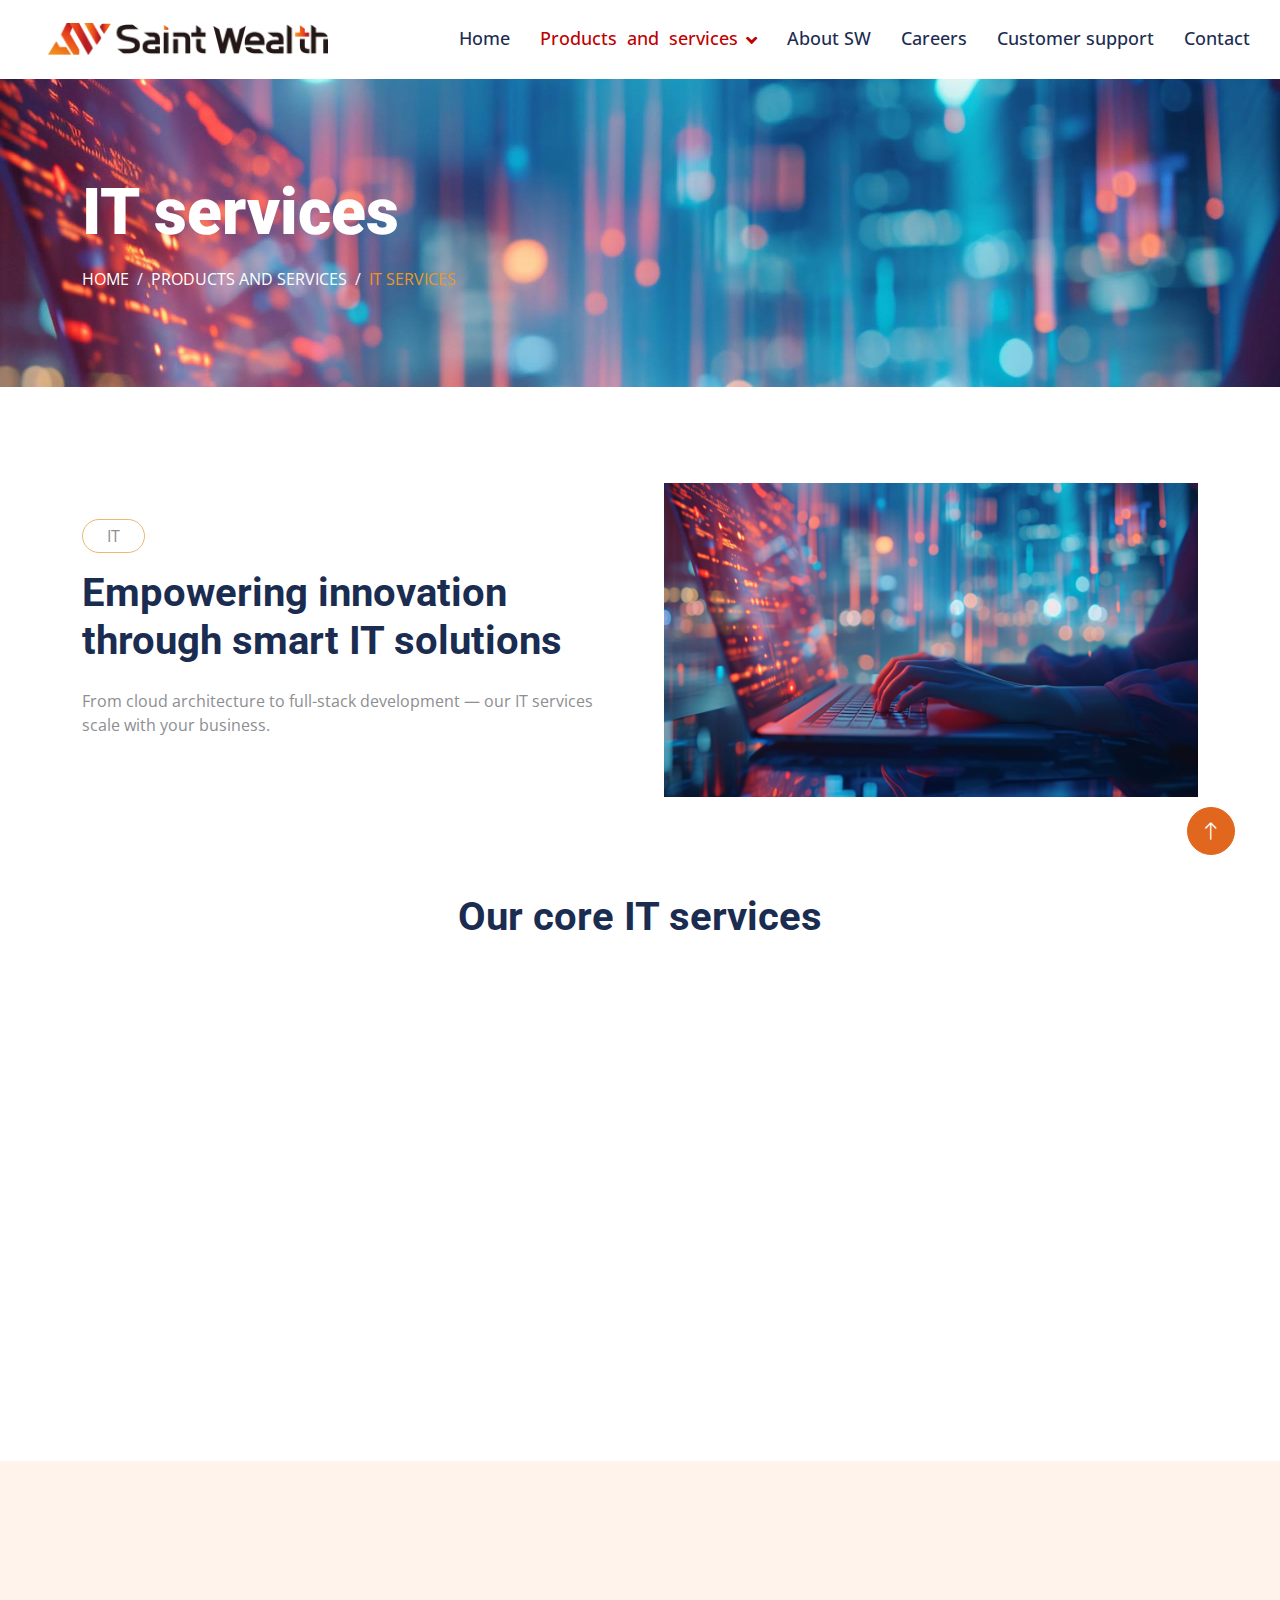
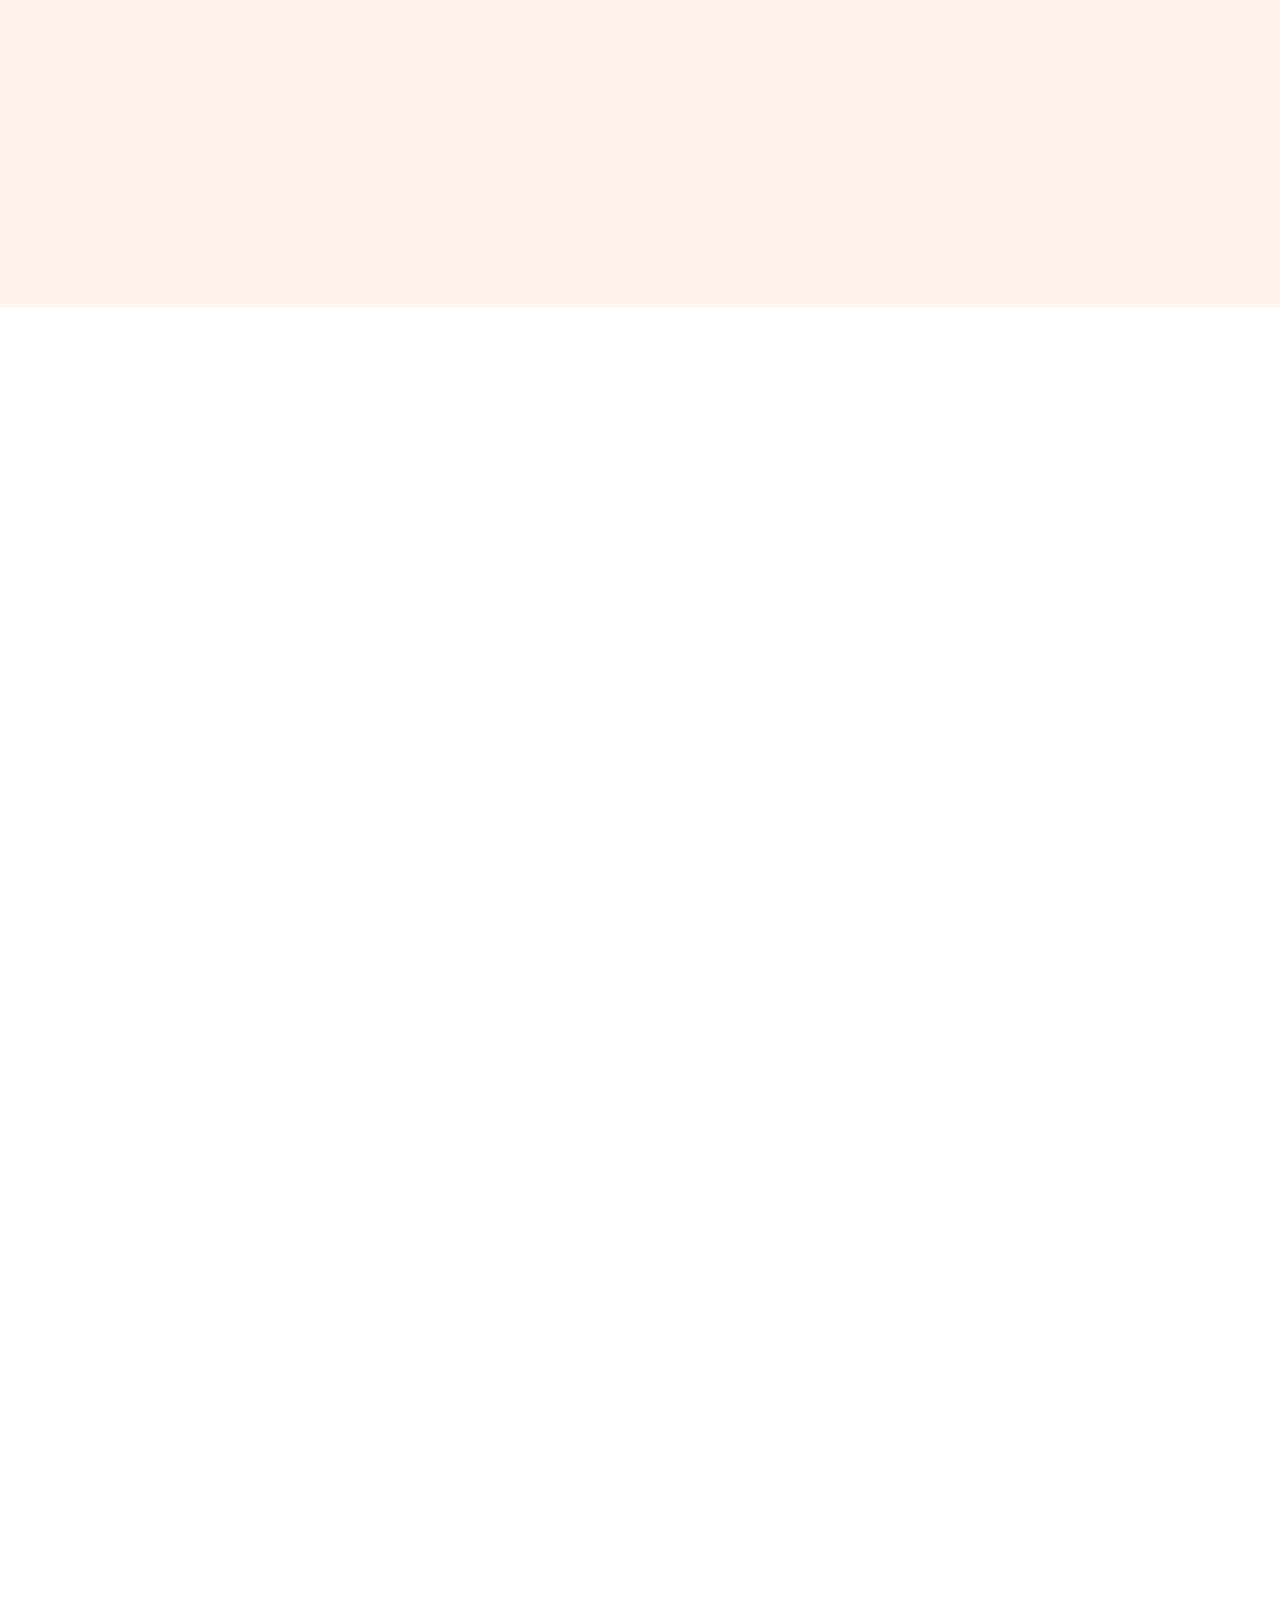
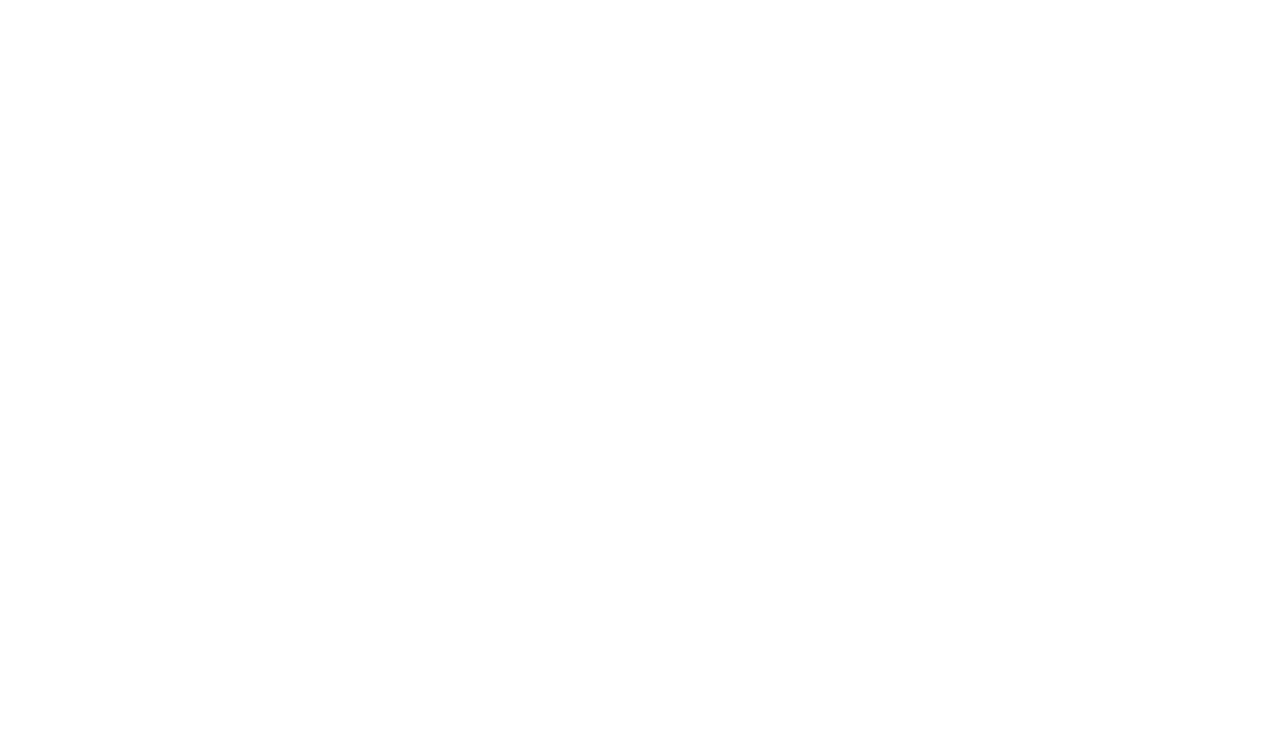
<file: IT_services.html>
<!DOCTYPE html>
<html lang="en">

<head>
    <meta charset="utf-8">
    <title>IT services | Products and services</title>
    <meta content="width=device-width, initial-scale=1.0" name="viewport">
    <meta content="Artificial intelligence, Financial technology, IT services, Software applications, Game art design, Information security" name="keywords">
    <meta content="Saint Wealth is a company focused on technological innovation. With advanced technology and a professional technical team, we provide customized solutions to clients worldwide.
Our vision is to become the global leader in technology services, driving industry transformation through innovative technology." name="description">

    <!-- Favicon -->
    <link href="img/favicon.png" rel="icon">

    <!-- Google Web Fonts -->
    <link rel="preconnect" href="https://fonts.googleapis.com">
    <link rel="preconnect" href="https://fonts.gstatic.com" crossorigin>
    <link href="https://fonts.googleapis.com/css2?family=Open+Sans:wght@400;500&family=Roboto:wght@500;700;900&display=swap" rel="stylesheet"> 

    <!-- Icon Font Stylesheet -->
    <link href="https://cdnjs.cloudflare.com/ajax/libs/font-awesome/5.10.0/css/all.min.css" rel="stylesheet">
    <link href="https://cdn.jsdelivr.net/npm/bootstrap-icons@1.4.1/font/bootstrap-icons.css" rel="stylesheet">

    <!-- Libraries Stylesheet -->
    <link href="lib/animate/animate.min.css" rel="stylesheet">
    <link href="lib/owlcarousel/assets/owl.carousel.min.css" rel="stylesheet">
    <link href="lib/tempusdominus/css/tempusdominus-bootstrap-4.min.css" rel="stylesheet" />

    <!-- Customized Bootstrap Stylesheet -->
    <link href="css/bootstrap.min.css" rel="stylesheet">

    <!-- Template Stylesheet -->
    <link href="css/style.css" rel="stylesheet">
</head>

<body>
    <!-- Spinner Start -->
    <div id="spinner" class="show bg-white position-fixed translate-middle w-100 vh-100 top-50 start-50 d-flex align-items-center justify-content-center">
        <div class="spinner-grow text-primary" style="width: 3rem; height: 3rem;" role="status">
            <span class="sr-only">Loading...</span>
        </div>
    </div>
    <!-- Spinner End -->

    <!-- Navbar Start -->
    <nav class="navbar navbar-expand-lg bg-white navbar-light sticky-top p-0 wow fadeIn" data-wow-delay="0.1s">
        <a href="index.html" class="navbar-brand d-flex align-items-center px-4 px-lg-5">
            <img src="img/sw_logo-1.png" style="width:280px;" alt="">
        </a>
        <button type="button" class="navbar-toggler me-4" data-bs-toggle="collapse" data-bs-target="#navbarCollapse">
            <span class="navbar-toggler-icon"></span>
        </button>
        <div class="collapse navbar-collapse" id="navbarCollapse">
            <div class="navbar-nav ms-auto p-4 p-lg-0">
                <a href="index.html" class="nav-item nav-link ">Home</a>
                <div class="nav-item dropdown">
                    <a href="products_service.html" class="nav-link dropdown-toggle active">Products&nbsp&nbspand&nbsp&nbspservices</a>
                    <div class="dropdown-menu rounded-0 rounded-bottom m-0">
                        <a href="artificial_intelligence.html" class="dropdown-item">Artificial intelligence</a>
                        <a href="financial_technology.html" class="dropdown-item">Financial technology</a>
                        <a href="#" class="dropdown-item active">IT services</a>
                        <a href="software_applications.html" class="dropdown-item">Software applications</a>
                        <a href="game_art_design.html" class="dropdown-item">Game art design</a>
                        <a href="information_security.html" class="dropdown-item">Information security</a>
                    </div>
                </div>
                <a href="about.html" class="nav-item nav-link">About&nbspSW</a>
                <a href="careers.html" class="nav-item nav-link">Careers</a>
                <a href="customer_support.html" class="nav-item nav-link">Customer support</a>
                <a href="contact.html" class="nav-item nav-link">Contact</a>
            </div>
        </div>
    </nav>
    <!-- Navbar End -->


    <!-- Page Header Start -->
    <div class="container-fluid page-headerit py-5 mb-5 wow fadeIn" data-wow-delay="0.1s">
        <div class="container py-5">
            <h1 class="display-3 text-white mb-3 animated slideInDown">IT services</h1>
            <nav aria-label="breadcrumb animated slideInDown">
                <ol class="breadcrumb text-uppercase mb-0">
                    <li class="breadcrumb-item"><a class="text-white" href="index.html">Home</a></li>
                    <li class="breadcrumb-item"><a class="text-white" href="products_service.html">Products and services</a></li>
                    <li class="breadcrumb-item active" aria-current="page">IT services</li>
                </ol>
            </nav>
        </div>
    </div>
    <!-- Page Header End -->

    <div class="container-xxl py-5">
        <div class="container">
            <div class="row g-5 align-items-center">
                <div class="col-xl-6 wow fadeIn" data-wow-delay="0.1s">
                    <div>
                        <p class="d-inline-block border rounded-pill py-1 px-4">IT</p>
                        <h1 class="mb-4">Empowering innovation through smart IT solutions</h1>
                        <p class="mb-4">From cloud architecture to full-stack development — our IT services scale with your business.
                        </p>
                        
                    </div>
                </div>
                

                <div class="col-xl-6 wow fadeIn" data-wow-delay="0.5s">
                    <div class="bg-primary position-relative overflow-hidden">
                        <img class="img-fluid " src="img/products_it_top.jpg" alt="">
                    </div>
                </div>
            </div>
        </div>
    </div>


    <div class="container-xxl py-5">
        <div class="container">
            <div class="text-center mx-auto mb-5 wow fadeInUP" data-wow-delay="0.1s">
            <h1 class="mb-4">Our core IT services</h1></div>

            <div class="col-lg-12">
                    <div class="row g-4">
                        <div class="col-lg-4 col-md-6 wow fadeInUp" data-wow-delay="0.1s">
                            <div class="border-new">
                                    <div><img class="img-fluid" src="img/cloud.jpg" alt="">
                                    </div>
                               <div class="p-4"><h4 class="mb-3">Cloud Infrastructure</h4>
                                <p>Scale fast with secure, cost-efficient, cloud-native systems (AWS, Azure, GCP).</p>
                            </div>
                        </div>
                    </div>                  

                    <div class="col-lg-4 col-md-6 wow fadeInUp" data-wow-delay="0.3s">
                        <div class="border-new">
                                <div><img class="img-fluid" src="img/products_enterprise_system.jpg" alt="">
                                </div>
                           <div class="p-4"><h4 class="mb-3">Enterprise system integration</h4>
                            <p>Connect legacy and modern systems for seamless enterprise operations.</p>
                        </div>
                    </div>
                </div>
                <div class="col-lg-4 col-md-6 wow fadeInUp" data-wow-delay="0.5s">
                    <div class="border-new">
                            <div><img class="img-fluid" src="img/products_custom.jpg" alt="">
                            </div>
                       <div class="p-4"><h4 class="mb-3">Custom software development</h4>
                        <p>Full-cycle development services tailored to your workflow and goals.</p>
                    </div>
                </div>
            </div>
                </div>
        </div>
        </div>
    </div>


        <!-- Service Start -->
        <div class="container-fluid py-5 bg-light">
            <div class="container">
                <div class="text-center mx-auto  mb-5 wow fadeInUp" data-wow-delay="0.1s" style="max-width: 800px;">
                    <h1 class="mb-4">Why choose Saint Wealth for IT services?</h1>
                </div>      
        <div class="row gy-4">
          <div class="col-md-6 col-lg-6 col-xl-3 wow fadeInUp" data-wow-delay="0.1s">
            <div class="card-item">
                    <img class="img-fluid mb-4" src="img/proven_track.jpg" alt="">
                <div class="d-flex">
                    <h5>Proven track record with global clients</h5>
                </div>
              </div>
            </div>
            <div class="col-md-6 col-lg-6 col-xl-3 wow fadeInUp" data-wow-delay="0.3s">
                <div class="card-item">
                        <img class="img-fluid mb-4" src="img/agile_development.jpg" alt="">
                    <div class="d-flex">
                        <h5> Agile development and quick deployment</h5>
                    </div>
                  </div>
                </div>
                <div class="col-md-6 col-lg-6 col-xl-3 wow fadeInUp" data-wow-delay="0.5s">
                    <div class="card-item">
                            <img class="img-fluid mb-4" src="img/end-to-end.jpg" alt="">
                        <div class="d-flex">
                            <h5>End-to-end project management</h5>
                        </div>
                      </div>
                    </div>
                    <div class="col-md-6 col-lg-6 col-xl-3 wow fadeInUp" data-wow-delay="0.7s">
                        <div class="card-item">
                                <img class="img-fluid mb-4" src="img/cybersecurity.jpg" alt="">
                            <div class="d-flex">
                                <h5>ISO-standard cybersecurity measures</h5>
                            </div>
                          </div>
                        </div>
          </div>
            </div>
        </div>        

    <div class="container-xxl py-5">
        <div class="container">
    <section class="section">
        <div class="image wow fadeIn" data-wow-delay="0.1s">
          <img src="img/client.jpg" alt="">
        </div>
        <div class="content">
          <h1 class="mb-4 wow fadeIn" data-wow-delay="0.5s" >Client success story</h1>
          <p class="wow fadeIn" data-wow-delay="0.5s" >At Saint Wealth, we empower businesses to modernize and scale with confidence. Our expert IT team delivers tailored solutions that streamline complex system upgrades while upholding enterprise-grade data security.</p>
          <ul class="wow fadeIn" data-wow-delay="0.5s">
            <li><strong> Increased efficiency :</strong> Reduced system overhaul time by 40%</li>
            <li><strong> Data integrity assured :</strong> Compliance with top security standards</li>
            <li><strong> Custom IT Solutions :</strong> Architecture and deployment aligned with your unique needs</li>
          </ul>
          <div class="testimonial-inline wow fadeIn "data-wow-delay="0.7s">
            <div class="quote">“</div>
            <div class="testimonial-text">
              <p>
                Saint Wealth’s IT support accelerated our system overhaul by 40% while ensuring data integrity.
              </p>
              <div class="author">
                <div class="name">Asia-based healthcare tech firm<br><span class="title">CIO</span></div>
                <div class="rating">★★★★★</div>
              </div>
            </div>
          </div>
        </div>
      </section>
    </div>
    </div>

    <div class="container-xxl py-5">
        <div class="container">
            <div class="mx-auto text-center mb-5 wow fadeInUp" data-wow-delay="0.1s" style="max-width: 500px;">
                <h1 class="mb-4">Industries we support</h1>
            </div>
            <div class="row g-4">
                <div class="col-lg-6 wow fadeInUp" data-wow-delay="0.1s">
                    <div class="case-item position-relative overflow-hidden rounded mb-2">
                        <img class="img-fluid" src="img/healthcare_it.jpg" alt="">
                        <a class="case-overlay text-decoration-none" href="">
                            <h4 class="text-white">Healthcare IT
                            </h4>
                        </a>
                    </div>
                </div>
                <div class="col-lg-6 wow fadeInUp" data-wow-delay="0.3s">
                    <div class="case-item position-relative overflow-hidden rounded mb-2">
                        <img class="img-fluid" src="img/ecommerce_it.jpg" alt="">
                        <a class="case-overlay text-decoration-none" href="">
                            <h4 class="text-white">Retail and eCommerce
                            </h4>
                        </a>
                    </div>
                </div>
                <div class="col-lg-4 wow fadeInUp" data-wow-delay="0.5s">
                    <div class="case-item position-relative overflow-hidden rounded mb-2">
                        <img class="img-fluid" src="img/manufacturing.jpg" alt="">
                        <a class="case-overlay text-decoration-none" href="">
                            <h4 class="text-white">Manufacturing systems
                            </h4>
                        </a>
                    </div>
                </div>


                <div class="col-lg-4 wow fadeInUp" data-wow-delay="0.7s">
                    <div class="case-item position-relative overflow-hidden rounded mb-2">
                        <img class="img-fluid" src="img/fintech.jpg" alt="">
                        <a class="case-overlay text-decoration-none" href="">
                            <h4 class="text-white">Fintech integration
                            </h4>
                        </a>
                    </div>
                </div>

                <div class="col-lg-4 wow fadeInUp" data-wow-delay="0.9s">
                    <div class="case-item position-relative overflow-hidden rounded mb-2">
                        <img class="img-fluid" src="img/mobile_app_ecosystems.jpg" alt="">
                        <a class="case-overlay text-decoration-none" href="">
                            <h4 class="text-white">Mobile app ecosystems
                            </h4>
                        </a>
                    </div>
                </div>

            </div>
        </div>
    </div>


     <!-- Footer Start -->
     <div class="container-fluid bg-dark text-light-footer footer mt-5 pt-5 wow fadeIn" data-wow-delay="0.1s">
        <div class="container py-5">
            <div class="row g-5">
                <div class="col-lg-3 col-md-6">
                    <a href="index.html" class="navbar-brand d-flex align-items-center mb-4">
                        <img src="img/sw_logo-1-w.png" style="width:260px;" alt="">
                    </a>
                    <p>Saint Wealth is a company focused on technological innovation. With advanced technology and a professional technical team, we provide customized solutions to clients worldwide.</p>
                </div>
                <div class="col-lg-3 col-md-6">
                    <h5 class="text-light-tittle mb-4">Services</h5>
                    <a class="btn btn-link" href="artificial_intelligence.html">Artificial intelligence</a>
                    <a class="btn btn-link" href="financial_technology.html">Financial technology</a>
                    <a class="btn btn-link" href="IT_services.html">IT services</a>
                    <a class="btn btn-link" href="software_applications.html">Software applications</a>
                    <a class="btn btn-link" href="game_art_design.html">Game art design</a>
                    <a class="btn btn-link" href="information_security.html">Information security</a>
                </div>
                <div class="col-lg-3 col-md-6">
                    <h5 class="text-light-tittle mb-4">Quick links</h5>
                    <a class="btn btn-link" href="about.html">About SW</a>
                    <a class="btn btn-link" href="careers.html">Careers</a>
                    <a class="btn btn-link" href="customer_support.html">Customer support</a>
                    <a class="btn btn-link" href="products_service.html#process">Process</a>
                </div>
                <div class="col-lg-3 col-md-6">
                    <h5 class="text-light-tittle mb-4">Contact</h5>
                    <p style="color:#FFFFFF;">21 Regent Street, Belize City, Belize</p>
                    <h5 style="color:#FFFFFF;">Let’s build a digital future together!</h5>
                    <div class="position-relative mx-auto" style="max-width: 400px;">
                        <a class="btn btn-primary mt-3  py-2 top-0 end-0 me-2" href="contact.html">Contact us</a>  
                    </div>
                </div>
            </div>
        </div>
        <div class="container">
            <div class="copyright">
                <div class="row">
                    <div class="col-md-6 text-center text-md-start mb-3 mb-md-0 text-light">
                        &copy; SAINT WEALTH LTD., All Right Reserved.
                    </div>
                </div>
            </div>
        </div>
    </div>
    <!-- Footer End -->

    <!-- Back to Top -->
    <a href="#" class="btn btn-lg btn-primary btn-lg-square rounded-circle back-to-top"><i class="bi bi-arrow-up"></i></a>


    <!-- JavaScript Libraries -->
    <script src="https://code.jquery.com/jquery-3.4.1.min.js"></script>
    <script src="https://cdn.jsdelivr.net/npm/bootstrap@5.0.0/dist/js/bootstrap.bundle.min.js"></script>
    <script src="lib/wow/wow.min.js"></script>
    <script src="lib/easing/easing.min.js"></script>
    <script src="lib/waypoints/waypoints.min.js"></script>
    <script src="lib/counterup/counterup.min.js"></script>
    <script src="lib/owlcarousel/owl.carousel.min.js"></script>
    <script src="lib/tempusdominus/js/moment.min.js"></script>
    <script src="lib/tempusdominus/js/moment-timezone.min.js"></script>
    <script src="lib/tempusdominus/js/tempusdominus-bootstrap-4.min.js"></script>

    <!-- Template Javascript -->
    <script src="js/main.js"></script>
</body>

</html>
</file>
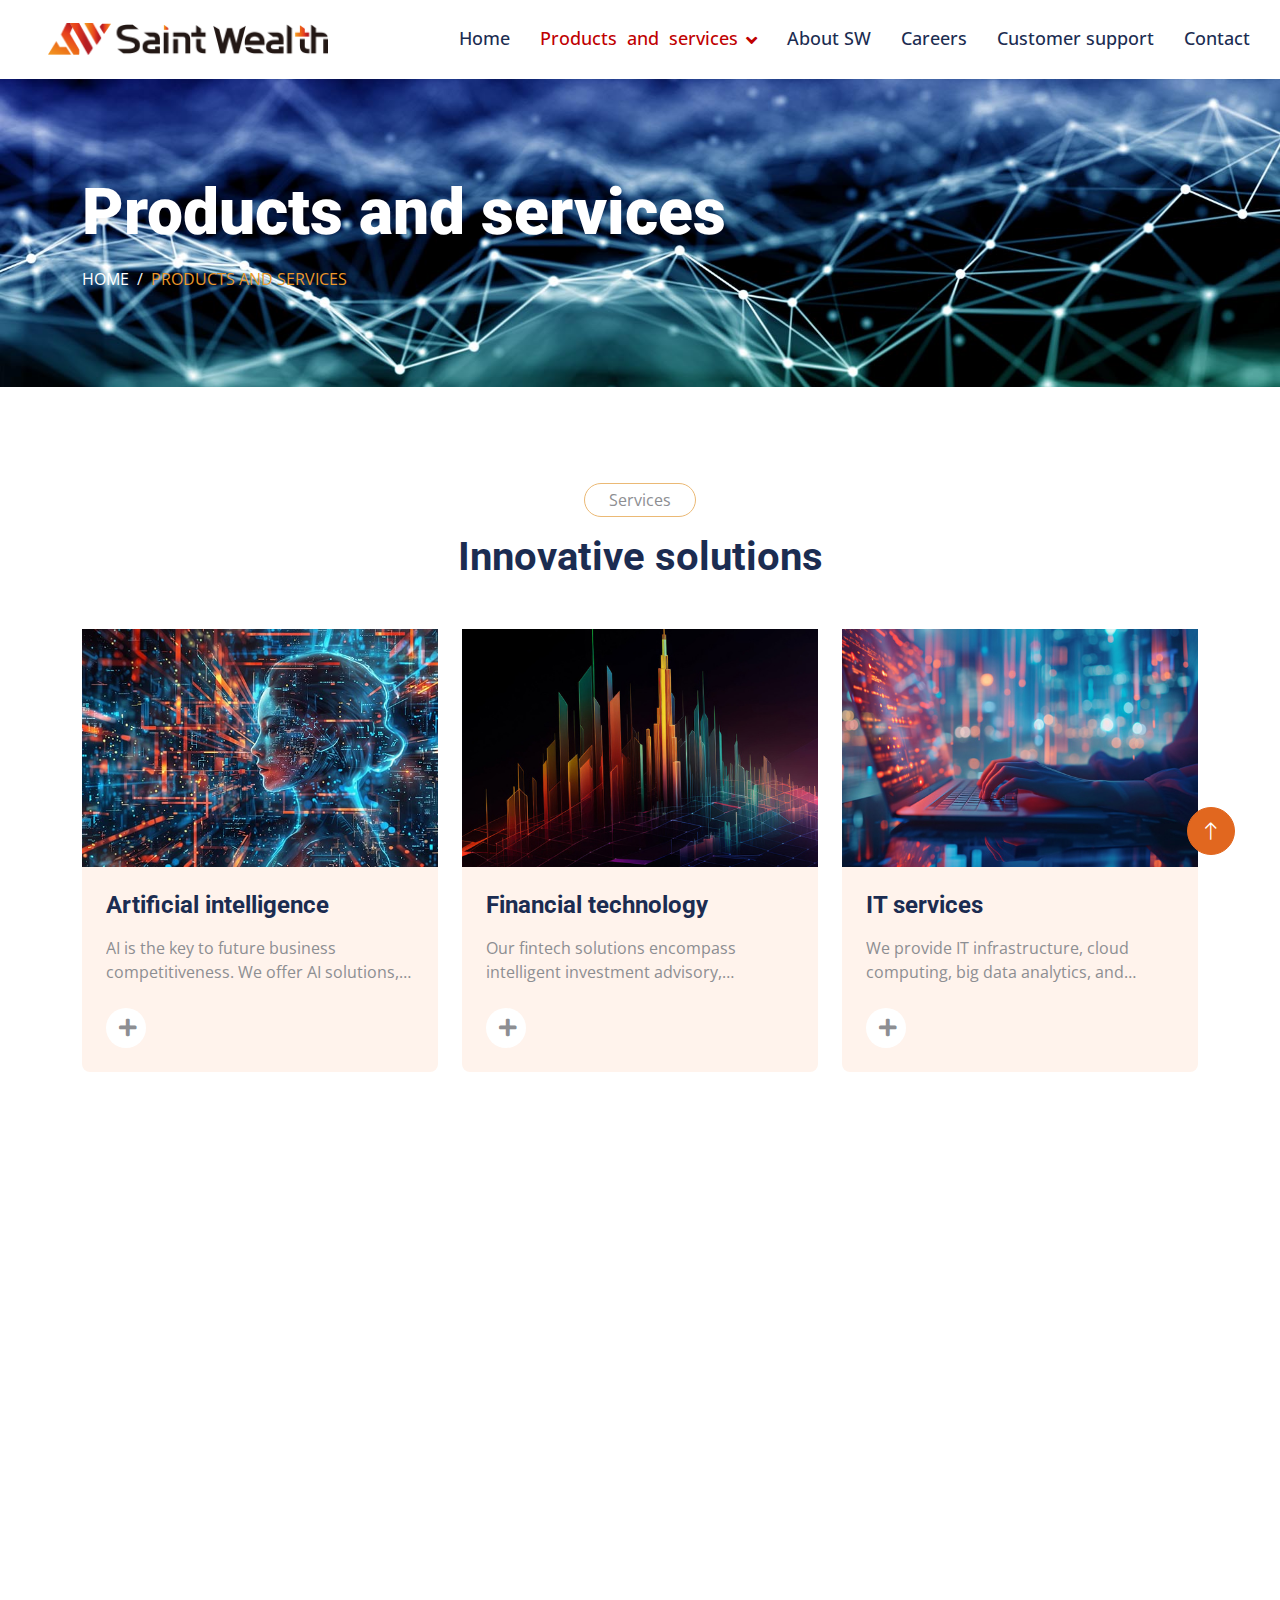
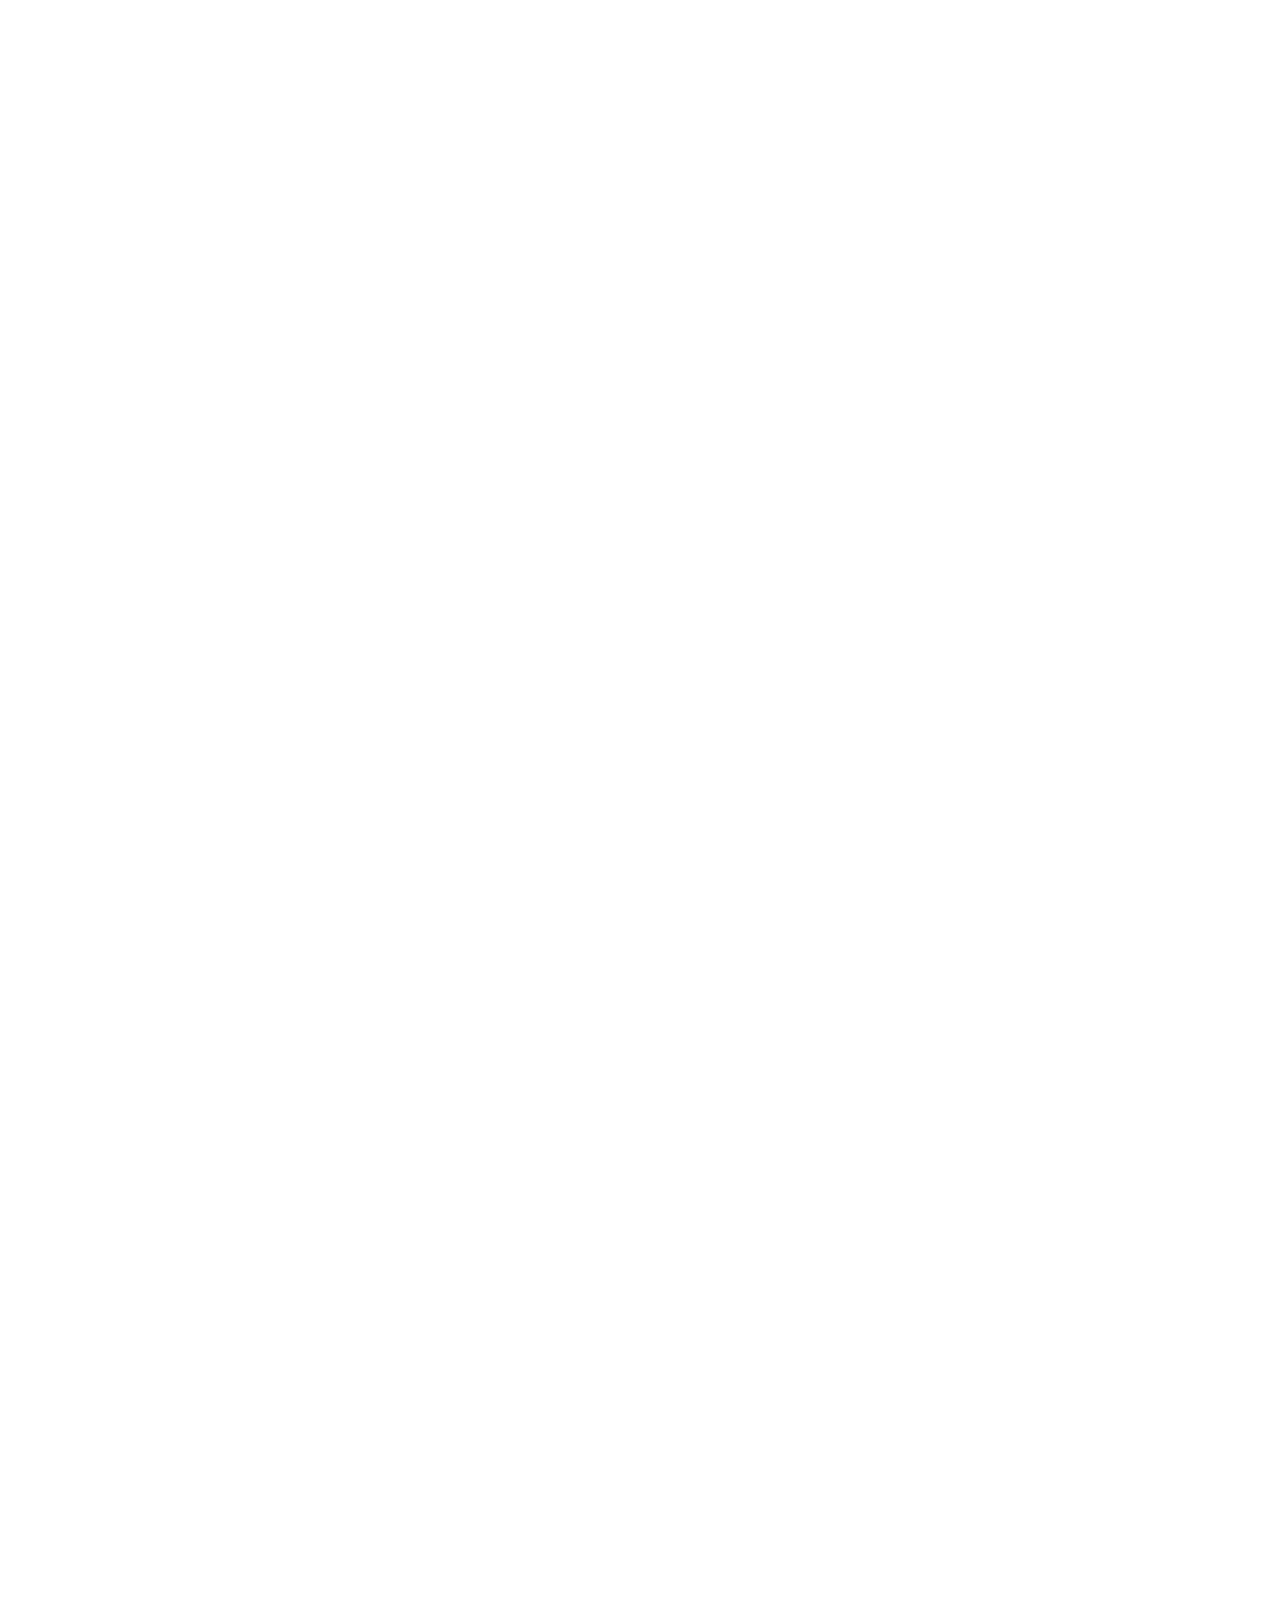
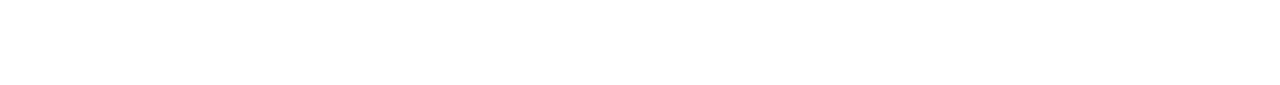
<file: products_service.html>
<!DOCTYPE html>
<html lang="en">

<head>
    <meta charset="utf-8">
    <title> Products and services | Saint wealth</title>
    <meta content="width=device-width, initial-scale=1.0" name="viewport">
    <meta content="Artificial intelligence, Financial technology, IT services, Software applications, Game art design, Information security" name="keywords">
    <meta content="Saint Wealth is a company focused on technological innovation. With advanced technology and a professional technical team, we provide customized solutions to clients worldwide.
Our vision is to become the global leader in technology services, driving industry transformation through innovative technology." name="description">

    <!-- Favicon -->
    <link href="img/favicon.png" rel="icon">

    <!-- Google Web Fonts -->
    <link rel="preconnect" href="https://fonts.googleapis.com">
    <link rel="preconnect" href="https://fonts.gstatic.com" crossorigin>
    <link href="https://fonts.googleapis.com/css2?family=Open+Sans:wght@400;500&family=Roboto:wght@500;700;900&display=swap" rel="stylesheet"> 

    <!-- Icon Font Stylesheet -->
    <link href="https://cdnjs.cloudflare.com/ajax/libs/font-awesome/5.10.0/css/all.min.css" rel="stylesheet">
    <link href="https://cdn.jsdelivr.net/npm/bootstrap-icons@1.4.1/font/bootstrap-icons.css" rel="stylesheet">

    <!-- Libraries Stylesheet -->
    <link href="lib/animate/animate.min.css" rel="stylesheet">
    <link href="lib/owlcarousel/assets/owl.carousel.min.css" rel="stylesheet">
    <link href="lib/tempusdominus/css/tempusdominus-bootstrap-4.min.css" rel="stylesheet" />

    <!-- Customized Bootstrap Stylesheet -->
    <link href="css/bootstrap.min.css" rel="stylesheet">

    <!-- Template Stylesheet -->
    <link href="css/style.css" rel="stylesheet">
</head>

<body>
    <!-- Spinner Start -->
    <div id="spinner" class="show bg-white position-fixed translate-middle w-100 vh-100 top-50 start-50 d-flex align-items-center justify-content-center">
        <div class="spinner-grow text-primary" style="width: 3rem; height: 3rem;" role="status">
            <span class="sr-only">Loading...</span>
        </div>
    </div>
    <!-- Spinner End -->

    <!-- Navbar Start -->
    <nav class="navbar navbar-expand-lg bg-white navbar-light sticky-top p-0 wow fadeIn" data-wow-delay="0.1s">
        <a href="index.html" class="navbar-brand d-flex align-items-center px-4 px-lg-5">
            <img src="img/sw_logo-1.png" style="width:280px;" alt="">
        </a>
        <button type="button" class="navbar-toggler me-4" data-bs-toggle="collapse" data-bs-target="#navbarCollapse">
            <span class="navbar-toggler-icon"></span>
        </button>
        <div class="collapse navbar-collapse" id="navbarCollapse">
            <div class="navbar-nav ms-auto p-4 p-lg-0">
                <a href="index.html" class="nav-item nav-link ">Home</a>
                <div class="nav-item dropdown">
                    <a href="products_service.html" class="nav-link dropdown-toggle active" data-bs-toggle="dropdown">Products&nbsp&nbspand&nbsp&nbspservices</a>
                    <div class="dropdown-menu rounded-0 rounded-bottom m-0">
                        <a href="artificial_intelligence.html" class="dropdown-item">Artificial intelligence</a>
                        <a href="financial_technology.html" class="dropdown-item">Financial technology</a>
                        <a href="IT_services.html" class="dropdown-item">IT services</a>
                        <a href="software_applications.html" class="dropdown-item">Software applications</a>
                        <a href="game_art_design.html" class="dropdown-item">Game art design</a>
                        <a href="information_security.html" class="dropdown-item">Information security</a>
                    </div>
                </div>
                <a href="about.html" class="nav-item nav-link">About&nbspSW</a>
                <a href="careers.html" class="nav-item nav-link">Careers</a>
                <a href="customer_support.html" class="nav-item nav-link">Customer support</a>
                <a href="contact.html" class="nav-item nav-link">Contact</a>
            </div>
        </div>
    </nav>
    <!-- Navbar End -->


    <!-- Page Header Start -->
    <div class="container-fluid page-header py-5 mb-5 wow fadeIn" data-wow-delay="0.1s">
        <div class="container py-5">
            <h1 class="display-3 text-white mb-3 animated slideInDown">Products and services</h1>
            <nav aria-label="breadcrumb animated slideInDown">
                <ol class="breadcrumb text-uppercase mb-0">
                    <li class="breadcrumb-item"><a class="text-white" href="index.html">Home</a></li>
                    <li class="breadcrumb-item active" aria-current="page">Products and services</li>
                </ol>
            </nav>
        </div>
    </div>
    <!-- Page Header End -->


    <div class="container-xxl py-5">
        <div class="container">
            <div class="text-center mx-auto mb-5 wow fadeInUp" data-wow-delay="0.1s" style="max-width: 600px;">
                <p class="d-inline-block border rounded-pill py-1 px-4">Services</p>
                <h1>Innovative solutions</h1>
            </div>
            <div class="row g-4">
                <div class="col-lg-4 col-md-6 wow fadeInUp" data-wow-delay="0.1s">
                    <div class="service-item bg-light rounded">
                            <div><img class="img-fluid " src="img/services-1.jpg" alt="">
                            </div>
                       <div class="p-4"><h4 class="mb-3">Artificial intelligence</h4>
                        <p class="mb-4 add2">AI is the key to future business competitiveness. We offer AI solutions, including machine learning, natural language processing, computer vision, and data analytics, helping businesses enhance efficiency, optimize decision-making, and reduce costs.</p>
                        <a class="btn" href="artificial_intelligence.html"><i class="fa fa-plus text-primary me-3"></i>Read More</a></div>
                    </div>
                </div>

               <div class="col-lg-4 col-md-6 wow fadeInUp" data-wow-delay="0.3s">
                    <div class="service-item bg-light rounded">
                            <div><img class="img-fluid " src="img/services-2.jpg" alt="">
                            </div>
                       <div class="p-4"><h4 class="mb-3">Financial technology</h4>
                        <p class="mb-4 add2">Our fintech solutions encompass intelligent investment advisory, blockchain technology, digital payments, and risk management, enabling financial institutions to improve operational efficiency and security.</p>
                        <a class="btn" href="financial_technology.html"><i class="fa fa-plus text-primary me-3"></i>Read More</a></div>
                    </div>
                </div>


                <div class="col-lg-4 col-md-6 wow fadeInUp" data-wow-delay="0.5s">
                    <div class="service-item bg-light rounded">
                            <div><img class="img-fluid " src="img/services-3.jpg" alt="">
                            </div>
                       <div class="p-4"><h4 class="mb-3">IT services</h4>
                        <p class="mb-4 add2">We provide IT infrastructure, cloud computing, big data analytics, and software-hardware integration, empowering businesses to seamlessly adapt to digital transformation.</p>
                        <a class="btn" href="IT_services.html"><i class="fa fa-plus text-primary me-3"></i>Read More</a></div>
                    </div>
                </div>


                <div class="col-lg-4 col-md-6 wow fadeInUp" data-wow-delay="0.1s">
                    <div class="service-item bg-light rounded">
                            <div><img class="img-fluid " src="img/services-4.jpg" alt="">
                            </div>
                       <div class="p-4"><h4 class="mb-3">Software applications</h4>
                        <p class="mb-4 add2">We develop high-performance enterprise management systems, SaaS platforms, and client applications to help businesses streamline operations and improve efficiency.</p>
                        <a class="btn" href="software_applications.html"><i class="fa fa-plus text-primary me-3"></i>Read More</a></div>
                    </div>
                </div>

                <div class="col-lg-4 col-md-6 wow fadeInUp" data-wow-delay="0.3s">
                    <div class="service-item bg-light rounded">
                            <div><img class="img-fluid " src="img/services-5.jpg" alt="">
                            </div>
                       <div class="p-4"><h4 class="mb-3">Game art design</h4>
                        <p class="mb-4 add2">Our professional game art services include UI/UX design, 3D modeling, animation production, and visual effects, creating immersive gaming experiences for developers.</p>
                        <a class="btn" href="game_art_design.html"><i class="fa fa-plus text-primary me-3"></i>Read More</a></div>
                    </div>
                </div>


                <div class="col-lg-4 col-md-6 wow fadeInUp" data-wow-delay="0.5s">
                    <div class="service-item bg-light rounded">
                            <div><img class="img-fluid " src="img/services-6.jpg" alt="">
                            </div>
                       <div class="p-4"><h4 class="mb-3">Information security</h4>
                        <p class="mb-4 add2">Cybersecurity is essential. We offer data encryption, risk management, penetration testing, and security audits to ensure the utmost protection of client data.</p>
                        <a class="btn" href="information_security.html"><i class="fa fa-plus text-primary me-3"></i>Read More</a></div>
                    </div>
                </div>


            </div>
        </div>
        <div id="process"></div>
    </div>



    <!-- Process Start -->
    
    <div class="container-xxl py-5">
        <div class="container">
            <div class="text-center mx-auto wow fadeInUp" data-wow-delay="0.1s" style="max-width: 500px;">
                <h1 class="display-6">Process</h1>
                <p class="text-primary fs-5 mb-5">One-Stop cybersecurity cervices</p>
            </div>
            <div class="owl-carousel roadmap-carousel wow fadeInUp" data-wow-delay="0.1s">
                <div class="roadmap-item">
                    <div class="roadmap-point"><span></span></div>
                    <p class="process d-inline-block rounded-pill py-1 px-4">Step 01.</p><h5>Requirement analysis</h5>
                    <span>We gain in-depth insights into your business needs to ensure the solution aligns with your goals.</span>
                </div>
                <div class="roadmap-item">
                    <div class="roadmap-point"><span></span></div>
                    <p class="process d-inline-block rounded-pill py-1 px-4">Step 02.</p><h5>Solution design</h5>
                    <span>We develop an optimized technical solution to ensure a stable and scalable architecture.</span>
                </div>
                <div class="roadmap-item">
                    <div class="roadmap-point"><span></span></div>
                    <p class="process d-inline-block rounded-pill py-1 px-4">Step 03.</p><h5>Development</h5>
                    <span>Our expert development team ensures efficient and stable code implementation.</span>
                </div>
                <div class="roadmap-item">
                    <div class="roadmap-point"><span></span></div>
                    <p class="process d-inline-block rounded-pill py-1 px-4">Step 04.</p><h5>Testing & optimization</h5>
                    <span>Multiple rounds of testing ensure product stability and optimal performance.</span>
                </div>
                <div class="roadmap-item">
                    <div class="roadmap-point"><span></span></div>
                    <p class="process d-inline-block rounded-pill py-1 px-4">Step 05.</p><h5>Deployment & launch</h5>
                    <span>We deploy the product to the production environment, ensuring a smooth launch.</span>
                </div>
                <div class="roadmap-item">
                    <div class="roadmap-point"><span></span></div>
                    <p class="process d-inline-block rounded-pill py-1 px-4">Step 06.</p><h5>Maintenance & upgrade</h5>
                    <span>We provide ongoing technical support to ensure system stability and continuous improvement.</span>
                </div>
            </div>
        </div>
    </div>
    <!-- Roadmap End -->

    <!-- Appointment Start -->
    <div class="container-xxl py-5">
        <div class="container">
            <div class="row g-5">
                <div class="col-lg-6 wow fadeInUp" data-wow-delay="0.1s">
                    <p class="d-inline-block border rounded-pill py-1 px-4">Contact</p>
                    <h1 class="mb-4">Let’s build a digital future together!</h1>
                    <p class="mb-4">Whether you have business inquiries, technical questions, or interest in our services, the Saint Wealth team is here to assist you. We look forward to collaborating with you to create innovative, stable, and efficient digital solutions.</p>
                </div>
                <div class="col-lg-6 wow fadeInUp" data-wow-delay="0.5s">
                    <div class="bg-light rounded h-100 d-flex align-items-center p-5">
                        <form>
                            <div class="row g-3">
                                <div class="col-12 col-sm-6">
                                    <input type="text" class="form-control border-0" placeholder="Your Name" style="height: 55px;">
                                </div>
                                <div class="col-12 col-sm-6">
                                    <input type="email" class="form-control border-0" placeholder="Your Email" style="height: 55px;">
                                </div>
                                <div class="col-12 col-sm-6">
                                    <input type="text" class="form-control border-0" placeholder="Your Mobile" style="height: 55px;">
                                </div>
                                <div class="col-12 col-sm-6">
                                    <select class="form-select border-0" style="height: 55px;">
                                        <option selected>Choose services</option>
                                        <option value="1">Artificial intelligence</option>
                                        <option value="2">Financial technology</option>
                                        <option value="3">IT services</option>
                                        <option value="4">Software applications</option>
                                        <option value="5">Game art design</option>
                                        <option value="6">Information security</option>
                                    </select>
                                </div>
                                <div class="col-12">
                                    <textarea class="form-control border-0" rows="5" placeholder="Message"></textarea>
                                </div>
                                <div class="col-12">
                                    <button id="sendBtn" class="btn btn-primary w-100 py-3" type="submit">
                                        <span id="sendBtnText">Send Message</span>
                                        <span id="sendBtnSpinner" class="spinner-border spinner-border-sm ms-2 d-none" role="status" aria-hidden="true"></span>
                                      </button>
                                </div>
                            </div>
                        </form>
                    </div>
                </div>
                <div class="modal fade" id="thankYouModal" tabindex="-1" aria-labelledby="thankYouModalLabel" aria-hidden="true">
                    <div class="modal-dialog modal-dialog-centered">
                      <div class="modal-content">
                        <div class="modal-body text-center p-4">
                          <p class="mb-4">Thank you very much, we have received the message and will contact you as soon as possible.</p>
                          <button type="button" class="btn btn-primary" data-bs-dismiss="modal">Close</button>
                        </div>
                      </div>
                    </div>
                  </div>

            </div>
        </div>
    </div>
    <!-- Appointment End -->

    <!-- Footer Start -->
    <div class="container-fluid bg-dark text-light-footer footer mt-5 pt-5 wow fadeIn" data-wow-delay="0.1s">
        <div class="container py-5">
            <div class="row g-5">
                <div class="col-lg-3 col-md-6">
                    <a href="index.html" class="navbar-brand d-flex align-items-center mb-4">
                        <img src="img/sw_logo-1-w.png" style="width:260px;" alt="">
                    </a>
                    <p>Saint Wealth is a company focused on technological innovation. With advanced technology and a professional technical team, we provide customized solutions to clients worldwide.</p>
                </div>
                <div class="col-lg-3 col-md-6">
                    <h5 class="text-light-tittle mb-4">Services</h5>
                    <a class="btn btn-link" href="artificial_intelligence.html">Artificial intelligence</a>
                    <a class="btn btn-link" href="financial_technology.html">Financial technology</a>
                    <a class="btn btn-link" href="IT_services.html">IT services</a>
                    <a class="btn btn-link" href="software_applications.html">Software applications</a>
                    <a class="btn btn-link" href="game_art_design.html">Game art design</a>
                    <a class="btn btn-link" href="information_security.html">Information security</a>
                </div>
                <div class="col-lg-3 col-md-6">
                    <h5 class="text-light-tittle mb-4">Quick links</h5>
                    <a class="btn btn-link" href="about.html">About SW</a>
                    <a class="btn btn-link" href="careers.html">Careers</a>
                    <a class="btn btn-link" href="customer_support.html">Customer support</a>
                    <a class="btn btn-link" href="products_service.html#process">Process</a>
                </div>
                <div class="col-lg-3 col-md-6">
                    <h5 class="text-light-tittle mb-4">Contact</h5>
                    <p style="color:#FFFFFF;">21 Regent Street, Belize City, Belize</p>
                    <h5 style="color:#FFFFFF;">Let’s build a digital future together!</h5>
                    <div class="position-relative mx-auto" style="max-width: 400px;">
                        <a class="btn btn-primary mt-3  py-2 top-0 end-0 me-2" href="contact.html">Contact us</a>  
                    </div>
                </div>
            </div>
        </div>
        <div class="container">
            <div class="copyright">
                <div class="row">
                    <div class="col-md-6 text-center text-md-start mb-3 mb-md-0 text-light">
                        &copy; SAINT WEALTH LTD., All Right Reserved.
                    </div>
                    
                </div>
            </div>
        </div>
    </div>
    <!-- Footer End -->


    <!-- Back to Top -->
    <a href="#" class="btn btn-lg btn-primary btn-lg-square rounded-circle back-to-top"><i class="bi bi-arrow-up"></i></a>


    <!-- JavaScript Libraries -->
    <script src="https://code.jquery.com/jquery-3.4.1.min.js"></script>
    <script src="https://cdn.jsdelivr.net/npm/bootstrap@5.0.0/dist/js/bootstrap.bundle.min.js"></script>
    <script src="lib/wow/wow.min.js"></script>
    <script src="lib/easing/easing.min.js"></script>
    <script src="lib/waypoints/waypoints.min.js"></script>
    <script src="lib/counterup/counterup.min.js"></script>
    <script src="lib/owlcarousel/owl.carousel.min.js"></script>
    <script src="lib/tempusdominus/js/moment.min.js"></script>
    <script src="lib/tempusdominus/js/moment-timezone.min.js"></script>
    <script src="lib/tempusdominus/js/tempusdominus-bootstrap-4.min.js"></script>

    <!-- Template Javascript -->
    <script src="js/main.js"></script>


    <script>
        document.querySelector("form").addEventListener("submit", function(e) {
            e.preventDefault(); // 阻止送出
        
            const sendBtn = document.getElementById("sendBtn");
            const sendBtnText = document.getElementById("sendBtnText");
            const sendBtnSpinner = document.getElementById("sendBtnSpinner");
        
            // 顯示 loading 狀態
            sendBtn.disabled = true;
            sendBtnText.textContent = "Sending...";
            sendBtnSpinner.classList.remove("d-none");
        
            // 模擬延遲（例如：API 傳送），這邊用 setTimeout 模擬 1.5 秒
            setTimeout(() => {
                // 顯示 Bootstrap Modal
                var thankYouModal = new bootstrap.Modal(document.getElementById('thankYouModal'));
                thankYouModal.show();
        
                // 清空表單
                e.target.reset();
        
                // 還原按鈕狀態
                sendBtn.disabled = false;
                sendBtnText.textContent = "Send Message";
                sendBtnSpinner.classList.add("d-none");
            }, 1500);
        });
        </script>


</body>

</html>
</file>
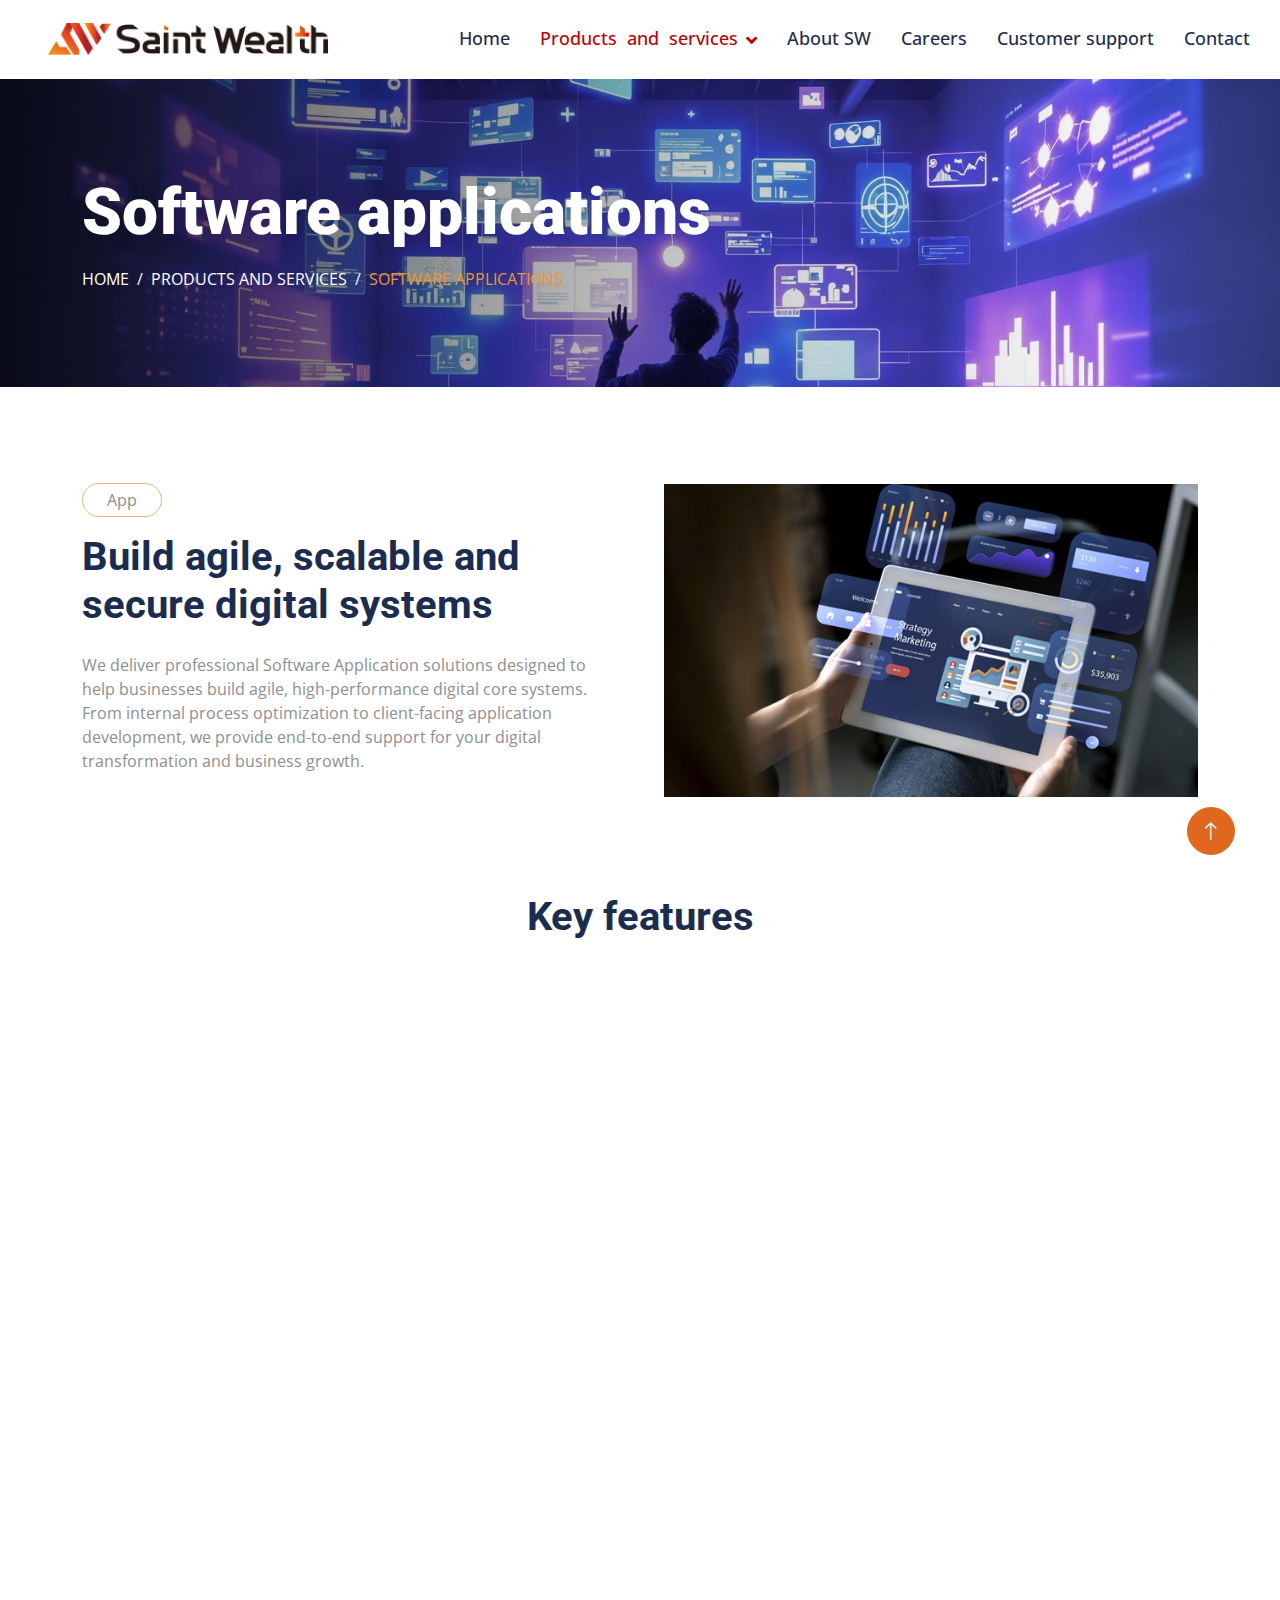
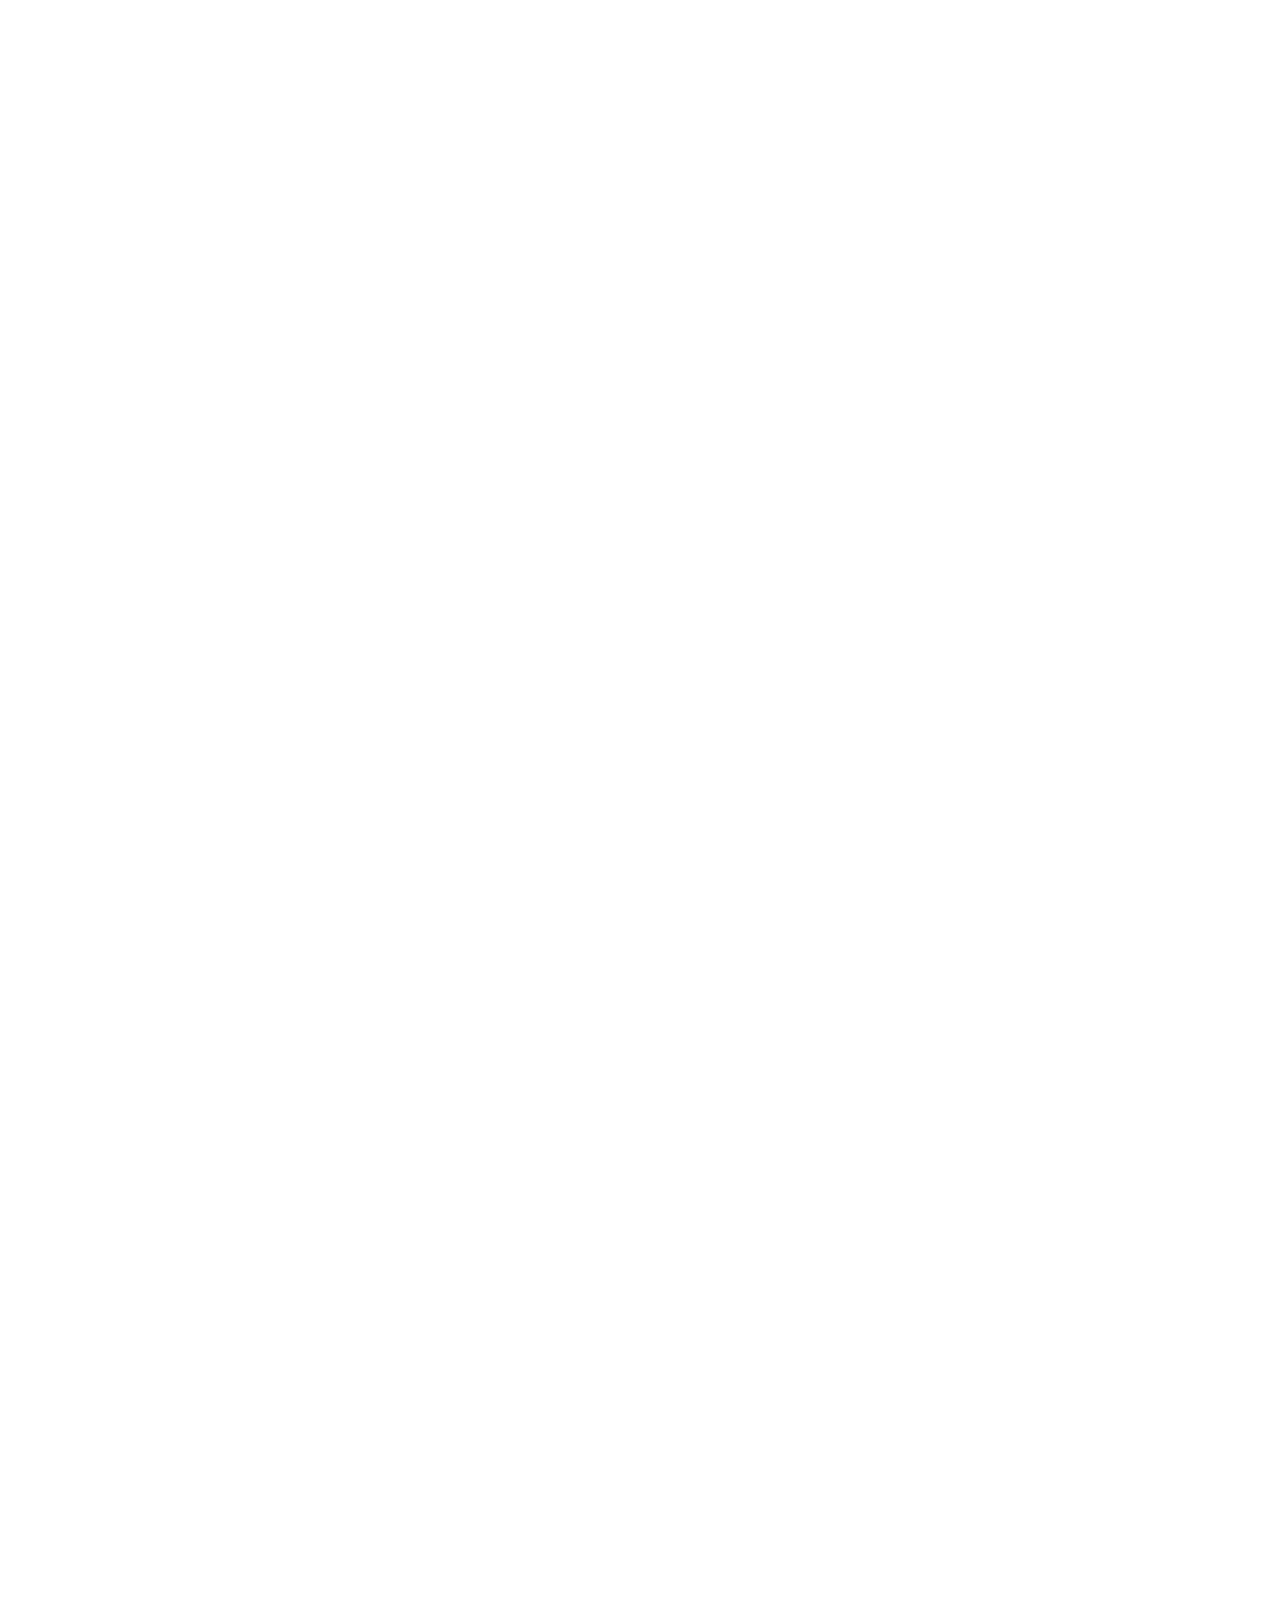
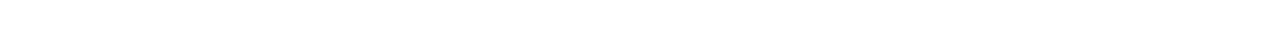
<file: software_applications.html>
<!DOCTYPE html>
<html lang="en">

<head>
    <meta charset="utf-8">
    <title>Software applications | Products and services</title>
    <meta content="width=device-width, initial-scale=1.0" name="viewport">
    <meta content="Artificial intelligence, Financial technology, IT services, Software applications, Game art design, Information security" name="keywords">
    <meta content="Saint Wealth is a company focused on technological innovation. With advanced technology and a professional technical team, we provide customized solutions to clients worldwide.
Our vision is to become the global leader in technology services, driving industry transformation through innovative technology." name="description">

    <!-- Favicon -->
    <link href="img/favicon.png" rel="icon">

    <!-- Google Web Fonts -->
    <link rel="preconnect" href="https://fonts.googleapis.com">
    <link rel="preconnect" href="https://fonts.gstatic.com" crossorigin>
    <link href="https://fonts.googleapis.com/css2?family=Open+Sans:wght@400;500&family=Roboto:wght@500;700;900&display=swap" rel="stylesheet"> 

    <!-- Icon Font Stylesheet -->
    <link href="https://cdnjs.cloudflare.com/ajax/libs/font-awesome/5.10.0/css/all.min.css" rel="stylesheet">
    <link href="https://cdn.jsdelivr.net/npm/bootstrap-icons@1.4.1/font/bootstrap-icons.css" rel="stylesheet">

    <!-- Libraries Stylesheet -->
    <link href="lib/animate/animate.min.css" rel="stylesheet">
    <link href="lib/owlcarousel/assets/owl.carousel.min.css" rel="stylesheet">
    <link href="lib/tempusdominus/css/tempusdominus-bootstrap-4.min.css" rel="stylesheet" />

    <!-- Customized Bootstrap Stylesheet -->
    <link href="css/bootstrap.min.css" rel="stylesheet">

    <!-- Template Stylesheet -->
    <link href="css/style.css" rel="stylesheet">
</head>

<body>
    <!-- Spinner Start -->
    <div id="spinner" class="show bg-white position-fixed translate-middle w-100 vh-100 top-50 start-50 d-flex align-items-center justify-content-center">
        <div class="spinner-grow text-primary" style="width: 3rem; height: 3rem;" role="status">
            <span class="sr-only">Loading...</span>
        </div>
    </div>
    <!-- Spinner End -->
 

    <!-- Navbar Start -->
    <nav class="navbar navbar-expand-lg bg-white navbar-light sticky-top p-0 wow fadeIn" data-wow-delay="0.1s">
        <a href="index.html" class="navbar-brand d-flex align-items-center px-4 px-lg-5">
            <img src="img/sw_logo-1.png" style="width:280px;" alt="">
        </a>
        <button type="button" class="navbar-toggler me-4" data-bs-toggle="collapse" data-bs-target="#navbarCollapse">
            <span class="navbar-toggler-icon"></span>
        </button>
        <div class="collapse navbar-collapse" id="navbarCollapse">
            <div class="navbar-nav ms-auto p-4 p-lg-0">
                <a href="index.html" class="nav-item nav-link ">Home</a>
                <div class="nav-item dropdown">
                    <a href="products_service.html" class="nav-link dropdown-toggle active">Products&nbsp&nbspand&nbsp&nbspservices</a>
                    <div class="dropdown-menu rounded-0 rounded-bottom m-0">
                        <a href="artificial_intelligence.html" class="dropdown-item">Artificial intelligence</a>
                        <a href="financial_technology.html" class="dropdown-item">Financial technology</a>
                        <a href="IT_services.html" class="dropdown-item">IT services</a>
                        <a href="#" class="dropdown-item active">Software applications</a>
                        <a href="game_art_design.html" class="dropdown-item">Game art design</a>
                        <a href="information_security.html" class="dropdown-item">Information security</a>
                    </div>
                </div>
                <a href="about.html" class="nav-item nav-link">About&nbspSW</a>
                <a href="careers.html" class="nav-item nav-link">Careers</a>
                <a href="customer_support.html" class="nav-item nav-link">Customer support</a>
                <a href="contact.html" class="nav-item nav-link">Contact</a>
            </div>
        </div>
    </nav>
    <!-- Navbar End -->


    <!-- Page Header Start -->
    <div class="container-fluid page-headersoft py-5 mb-5 wow fadeIn" data-wow-delay="0.1s">
        <div class="container py-5">
            <h1 class="display-3 text-white mb-3 animated slideInDown">Software applications</h1>
            <nav aria-label="breadcrumb animated slideInDown">
                <ol class="breadcrumb text-uppercase mb-0">
                    <li class="breadcrumb-item"><a class="text-white" href="index.html">Home</a></li>
                    <li class="breadcrumb-item"><a class="text-white" href="products_service.html">Products and services</a></li>
                    <li class="breadcrumb-item active" aria-current="page">Software applications</li>
                </ol>
            </nav>
        </div>
    </div>
    <!-- Page Header End -->

    <div class="container-xxl py-5">
        <div class="container">
            <div class="row g-5 align-items-center">
                <div class="col-xl-6 wow fadeIn" data-wow-delay="0.1s">
                    <div>
                        <p class="d-inline-block border rounded-pill py-1 px-4">App</p>
                        <h1 class="mb-4">Build agile, scalable and secure digital systems</h1>
                        <p class="mb-4">We deliver professional Software Application solutions designed to help businesses build agile, high-performance digital core systems. From internal process optimization to client-facing application development, we provide end-to-end support for your digital transformation and business growth.
                        </p>
                        
                    </div>
                </div>
                

                <div class="col-xl-6 wow fadeIn" data-wow-delay="0.5s">
                    <div class="bg-primary position-relative overflow-hidden">
                        <img class="img-fluid " src="img/products_software_top.jpg" alt="">
                    </div>
                </div>
            </div>
        </div>
    </div>

   
    <div class="container-xxl py-5">
        <div class="container">
            <div class="text-center mx-auto mb-5 wow fadeInUp" data-wow-delay="0.1s">
            <h1 class="mb-4">Key features</h1></div>

            <div class="col-lg-12">
                    <div class="row g-4">
                        <div class="col-lg-4 col-md-6 wow fadeInUp" data-wow-delay="0.1s">
                            <div class="box-shadow">
                                    <div class="case-item position-relative overflow-hidden mb-2">
                                        <img class="img-fluid" src="img/modular.jpg" alt="">
                                        <div class="case-overlay text-decoration-none">
                                            <h5 class="text-white"> Modular architecture for rapid deployment
                                            </h5>
                                        </div>
                                    </div>

                               <div class="p-3" style="min-height: 150px;">
                                <p>Our modular system enables flexible integration, cutting costs, speeding development, and boosting time-to-market.</p>
                            </div>
                        </div>
                    </div>

                    <div class="col-lg-4 col-md-6 wow fadeInUp" data-wow-delay="0.3s">
                        <div class="box-shadow">
                                <div class="case-item position-relative overflow-hidden mb-2">
                                    <img class="img-fluid" src="img/cloud_integration.jpg" alt="">
                                    <div class="case-overlay text-decoration-none" href="">
                                        <h5 class="text-white">Multi-platform and cloud integration</h5>
                                    </div>
                                </div>

                           <div class="p-3" style="min-height: 150px;">
                            <p>Supports Web, iOS, Android, and cloud platforms with real-time, cross-team collaboration.</p>
                        </div>
                    </div>
                </div>





                <div class="col-lg-4 col-md-6 wow fadeInUp" data-wow-delay="0.5s">
                    <div class="box-shadow">
                            <div class="case-item position-relative overflow-hidden mb-2">
                                <img class="img-fluid" src="img/user-centric.jpg" alt="">
                                <div class="case-overlay text-decoration-none" href="">
                                    <h5 class="text-white">User-centric experience design</h5>
                                </div>
                            </div>

                       <div class="p-3" style="min-height: 150px;">
                        <p>Built with user experience in mind, our applications feature intuitive workflows and clean interfaces that reduce onboarding friction and increase user engagement.</p>
                    </div>
                </div>
            </div>

            <div class="col-lg-4 col-md-6 wow fadeInUp" data-wow-delay="0.7s">
                <div class="box-shadow">
                        <div class="case-item position-relative overflow-hidden mb-2">
                            <img class="img-fluid" src="img/data_protection.jpg" alt="">
                            <div class="case-overlay text-decoration-none" href="">
                                <h5 class="text-white">Enterprise-grade security and data protection</h5>
                            </div>
                        </div>

                   <div class="p-3" style="min-height: 120px;">
                    <p>ISO 27001-compliant with encryption, access control, and anomaly detection for asset protection.</p>
                </div>
            </div>
        </div>
        
        <div class="col-lg-4 col-md-6 wow fadeInUp" data-wow-delay="0.9s">
            <div class="box-shadow">
                    <div class="case-item position-relative overflow-hidden mb-2">
                        <img class="img-fluid" src="img/integration.jpg" alt="">
                        <div class="case-overlay text-decoration-none" href="">
                            <h5 class="text-white">Powerful integration capabilities</h5>
                        </div>
                    </div>

               <div class="p-3" style="min-height: 120px;">
                <p>Easily integrate with existing ERP, CRM, third-party APIs, and databases to streamline operations and ensure data consistency across systems.</p>
            </div>
        </div>
    </div></div>

        </div>
        </div>
    </div>

        <!-- Service End -->
        
        <div class="container-xxl">
            <div class="container">
        <section class="section">
            <div class="image wow fadeIn" data-wow-delay="0.1s">
              <img src="img/why_choose2.png" alt="">
            </div>
            <div class="content wow fadeIn" data-wow-delay="0.5s">
              <h1 class="mb-4">Why choose us?</h1>
              <p class="mb-4">With a cross-functional team and years of development expertise, we deliver full-cycle services—from strategic planning to product launch and maintenance. Whether building from scratch or optimizing legacy systems, we help you drive business results through tailored digital solutions.</p>
              <ul>
                <li>Full-cycle development</li>
                <li>Scalable infrastructure</li>
                <li>UX/UI excellence</li>
                <li>Continuous support</li>
              </ul>
            </div>
          </section>
        </div>
    </div>




    <div class="container-xxl py-5">
        <div class="container">
        <div class="text-center mx-auto mb-5 wow fadeInUp" data-wow-delay="0.1s">
            <h1 class="mb-4">Use case section</h1></div>
    <div class="row">
      <div class="col-md-3 d-flex flex-column align-items-center text-center wow fadeInUp" data-wow-delay="0.1s">
              <img src="img/internal.png"  class="mb-4" width="35%" alt="">
          <div class="">
            <h4> Internal systems</h4><h6>– HR, finance, project tracking</h6>
          </div>
      </div>
      <div class="col-md-3 d-flex flex-column align-items-center text-center wow fadeInUp" data-wow-delay="0.3s">
        <img src="img/CRM.png"  class="mb-4" width="35%" alt="">
    <div class="">
      <h4>CRM and marketing automation</h4>
    </div>
</div>
<div class="col-md-3 d-flex flex-column align-items-center text-center wow fadeInUp" data-wow-delay="0.5s">
    <img src="img/saas.png"  class="mb-4" width="35%" alt="">
<div class="">
  <h4>SaaS product development</h4>
</div>
</div>
<div class="col-md-3 d-flex flex-column align-items-center text-center wow fadeInUp" data-wow-delay="0.7s">
    <img src="img/business.png"  class="mb-4" width="35%" alt="">
<div class="">
  <h4>Business intelligence dashboards</h4>
</div>
</div>
    </div> </div></div>

    
        
 <!-- Footer Start -->
 <div class="container-fluid bg-dark text-light-footer footer mt-5 pt-5 wow fadeIn" data-wow-delay="0.1s">
    <div class="container py-5">
        <div class="row g-5">
            <div class="col-lg-3 col-md-6">
                <a href="index.html" class="navbar-brand d-flex align-items-center mb-4">
                    <img src="img/sw_logo-1-w.png" style="width:260px;" alt="">
                </a>
                <p>Saint Wealth is a company focused on technological innovation. With advanced technology and a professional technical team, we provide customized solutions to clients worldwide.</p>
            </div>
            <div class="col-lg-3 col-md-6">
                <h5 class="text-light-tittle mb-4">Services</h5>
                <a class="btn btn-link" href="artificial_intelligence.html">Artificial intelligence</a>
                <a class="btn btn-link" href="financial_technology.html">Financial technology</a>
                <a class="btn btn-link" href="IT_services.html">IT services</a>
                <a class="btn btn-link" href="software_applications.html">Software applications</a>
                <a class="btn btn-link" href="game_art_design.html">Game art design</a>
                <a class="btn btn-link" href="information_security.html">Information security</a>
            </div>
            <div class="col-lg-3 col-md-6">
                <h5 class="text-light-tittle mb-4">Quick links</h5>
                <a class="btn btn-link" href="about.html">About SW</a>
                <a class="btn btn-link" href="careers.html">Careers</a>
                <a class="btn btn-link" href="customer_support.html">Customer support</a>
                <a class="btn btn-link" href="products_service.html#process">Process</a>
            </div>
            <div class="col-lg-3 col-md-6">
                <h5 class="text-light-tittle mb-4">Contact</h5>
                <p style="color:#FFFFFF;">21 Regent Street, Belize City, Belize</p>
                <h5 style="color:#FFFFFF;">Let’s build a digital future together!</h5>
                <div class="position-relative mx-auto" style="max-width: 400px;">
                    <a class="btn btn-primary mt-3  py-2 top-0 end-0 me-2" href="contact.html">Contact us</a>  
                </div>
            </div>
        </div>
    </div>
    <div class="container">
        <div class="copyright">
            <div class="row">
                <div class="col-md-6 text-center text-md-start mb-3 mb-md-0 text-light">
                    &copy; SAINT WEALTH LTD., All Right Reserved.
                </div>
                
            </div>
        </div>
    </div>
</div>
<!-- Footer End -->


    <!-- Back to Top -->
    <a href="#" class="btn btn-lg btn-primary btn-lg-square rounded-circle back-to-top"><i class="bi bi-arrow-up"></i></a>


    <!-- JavaScript Libraries -->
    <script src="https://code.jquery.com/jquery-3.4.1.min.js"></script>
    <script src="https://cdn.jsdelivr.net/npm/bootstrap@5.0.0/dist/js/bootstrap.bundle.min.js"></script>
    <script src="lib/wow/wow.min.js"></script>
    <script src="lib/easing/easing.min.js"></script>
    <script src="lib/waypoints/waypoints.min.js"></script>
    <script src="lib/counterup/counterup.min.js"></script>
    <script src="lib/owlcarousel/owl.carousel.min.js"></script>
    <script src="lib/tempusdominus/js/moment.min.js"></script>
    <script src="lib/tempusdominus/js/moment-timezone.min.js"></script>
    <script src="lib/tempusdominus/js/tempusdominus-bootstrap-4.min.js"></script>

    <!-- Template Javascript -->
    <script src="js/main.js"></script>
</body>

</html>
</file>
<file: css/style.css>
/********** Template CSS **********/
:root {
    --primary: #e1671f;
    /* --primary: #c00000; */
    --light: #EFF5FF;
    --dark: #1B2C51;
}

.fw-medium {
    font-weight: 500 !important;
}

.fw-bold {
    font-weight: 700 !important;
}

.fw-black {
    font-weight: 900 !important;
}

.back-to-top {
    position: fixed;
    display: none;
    right: 45px;
    bottom: 45px;
    z-index: 99;
}


/*** Spinner ***/
#spinner {
    opacity: 0;
    visibility: hidden;
    transition: opacity .5s ease-out, visibility 0s linear .5s;
    z-index: 99999;
}

#spinner.show {
    transition: opacity .5s ease-out, visibility 0s linear 0s;
    visibility: visible;
    opacity: 1;
}


/*** Button ***/
.btn {
    font-weight: 500;
    transition: .5s;
}

.btn.btn-primary,
.btn.btn-secondary {
    color: #FFFFFF;
}

.btn-square {
    width: 38px;
    height: 38px;
}

.btn-sm-square {
    width: 32px;
    height: 32px;
}

.btn-lg-square {
    width: 48px;
    height: 48px;
}

.btn-square,
.btn-sm-square,
.btn-lg-square {
    padding: 0;
    display: flex;
    align-items: center;
    justify-content: center;
    font-weight: normal;
}


/*** Navbar ***/
.navbar .dropdown-toggle::after {
    border: none;
    content: "\f107";
    font-family: "Font Awesome 5 Free";
    font-weight: 900;
    vertical-align: middle;
    margin-left: 8px;
}

.navbar .navbar-nav .nav-link {
    margin-right: 30px;
    padding: 25px 0;
    color: #FFFFFF;
    /* font-size: 15px; */
    font-size: 18px;
    font-weight: 500;
    /* text-transform: uppercase; */
    outline: none;
}

.navbar .navbar-nav .nav-link:hover,
.navbar .navbar-nav .nav-link.active {
    color: #c00000;
    /* color: var(--primary); */
}

@media (max-width: 991.98px) {
    .navbar .navbar-nav .nav-link  {
        margin-right: 0;
        padding: 10px 0;
    }

    .navbar .navbar-nav {
        border-top: 1px solid #EEEEEE;
    }
}

.navbar .navbar-brand,
.navbar a.btn {
    height: 75px;
}

.navbar .navbar-nav .nav-link {
    color: var(--dark);
    font-weight: 500;
}

.navbar.sticky-top {
    top: -100px;
    transition: .5s;
}

@media (min-width: 992px) {
    .navbar .nav-item .dropdown-menu {
        display: block;
        border: none;
        margin-top: 0;
        top: 150%;
        opacity: 0;
        visibility: hidden;
        transition: .5s;
    }

    .navbar .nav-item:hover .dropdown-menu {
        top: 100%;
        visibility: visible;
        transition: .5s;
        opacity: 1;
    }
}


/*** Header ***/
.header-carousel .owl-carousel-text {
    position: absolute;
    width: 100%;
    height: 100%;
    padding: 3rem;
    top: 0;
    left: 0;
    display: flex;
    align-items: center;
    justify-content: center;
    text-shadow: 0 0 30px rgba(0, 0, 0, .1);
}

.header-carousel .owl-nav {
    position: absolute;
    width: 200px;
    height: 45px;
    bottom: 30px;
    left: 50%;
    transform: translateX(-50%);
    display: flex;
    justify-content: space-between;
}

.header-carousel .owl-nav .owl-prev,
.header-carousel .owl-nav .owl-next {
    width: 45px;
    height: 45px;
    display: flex;
    align-items: center;
    justify-content: center;
    color: #FFFFFF;
    background: transparent;
    border: 1px solid #FFFFFF;
    border-radius: 45px;
    font-size: 22px;
    transition: .5s;
}

.header-carousel .owl-nav .owl-prev:hover,
.header-carousel .owl-nav .owl-next:hover {
    background: var(--primary);
    border-color: var(--primary);
}

.header-carousel .owl-dots {
    position: absolute;
    height: 45px;
    bottom: 30px;
    left: 50%;
    transform: translateX(-50%);
    display: flex;
    align-items: center;
    justify-content: center;
}

.header-carousel .owl-dot {
    position: relative;
    display: inline-block;
    margin: 0 5px;
    width: 15px;
    height: 15px;
    background: transparent;
    border: 1px solid #FFFFFF;
    border-radius: 15px;
    transition: .5s;
}

.header-carousel .owl-dot::after {
    position: absolute;
    content: "";
    width: 5px;
    height: 5px;
    top: 4px;
    left: 4px;
    background: #FFFFFF;
    border-radius: 5px;
}

.header-carousel .owl-dot.active {
    background: var(--primary);
    border-color: var(--primary);
}

.page-header {
    background: url(../img/header-page.jpg) top center no-repeat;
    background-size: cover;
    text-shadow: 0 0 30px rgba(0, 0, 0, .1);
}


.page-header1 {
    background: url(../img/header-ai-page.jpg) top center no-repeat;
    background-size: cover;
    text-shadow: 0 0 30px rgba(0, 0, 0, .1);
}

.page-headerfina {
    background: url(../img/header-fina-page.jpg) top center no-repeat;
    background-size: cover;
    text-shadow: 0 0 30px rgba(0, 0, 0, .1);
}

.page-headerit {
    background: url(../img/header-it-page.jpg) top center no-repeat;
    background-size: cover;
    text-shadow: 0 0 30px rgba(0, 0, 0, .1);
}


.page-headersoft {
    background: url(../img/header-software-page.jpg) top center no-repeat;
    background-size: cover;
    text-shadow: 0 0 30px rgba(0, 0, 0, .1);
}


.page-headergame {
    background: url(../img/header-game-page.jpg) top center no-repeat;
    background-size: cover;
    text-shadow: 0 0 30px rgba(0, 0, 0, .1);
}


.page-infosec {
    background: url(../img/header-infosec-page.jpg) top center no-repeat;
    background-size: cover;
    text-shadow: 0 0 30px rgba(0, 0, 0, .1);
}


.breadcrumb-item + .breadcrumb-item::before {
    color: var(--light);
}


/*** Service ***/
.service-item {
    transition: .5s;
}

.service-item:hover {
    margin-top: -10px;
    box-shadow: 0 .5rem 1.5rem rgba(0, 0, 0, .08);
}

.service-item .btn {
    width: 40px;
    height: 40px;
    display: inline-flex;
    align-items: center;
    background: #FFFFFF;
    border-radius: 40px;
    white-space: nowrap;
    overflow: hidden;
    transition: .5s;
}

.service-item:hover .btn {
    width: 140px;
}


/*** Feature ***/
@media (min-width: 992px) {
    .container.feature {
        max-width: 100% !important;
    }

    .feature-text  {
        padding-left: calc(((100% - 960px) / 2) + .75rem);
    }
}

@media (min-width: 1200px) {
    .feature-text  {
        padding-left: calc(((100% - 1140px) / 2) + .75rem);
    }
}

@media (min-width: 1400px) {
    .feature-text  {
        padding-left: calc(((100% - 1320px) / 2) + .75rem);
    }
}


/*** Team ***/
/* .team-item img {
    position: relative;
    top: 0;
    transition: .5s;
} */

/* .team-item:hover img {
    top: -30px;
} */


.team-item:hover {
    margin-top: -10px;
    box-shadow: 0 .5rem 1.5rem rgba(0, 0, 0, .08);
    transition: .5s;
}

.team-item .team-text {
    position: relative;
    height: 100px;
    transition: .5s;
}




/* .team-item:hover {
    margin-top: -10px;
    box-shadow: 0 .5rem 1.5rem rgba(0, 0, 0, .08);
} */

.team-item{
transition: .5s;
}
/* .team-item:hover .team-text {
    margin-top: -60px;
    height: 160px;
} */

.team-item .team-text .team-social {
    opacity: 0;
    transition: .5s;
}

.team-item:hover .team-text .team-social {
    opacity: 1;
}

.team-item .team-social .btn {
    display: inline-flex;
    color: var(--primary);
    background: #FFFFFF;
    border-radius: 40px;
}

/* .team-item .team-social .btn:hover {
    color: #FFFFFF;
    background: var(--primary);
} */


/*** Appointment ***/
.bootstrap-datetimepicker-widget.bottom {
    top: auto !important;
}

.bootstrap-datetimepicker-widget .table * {
    border-bottom-width: 0px;
}

.bootstrap-datetimepicker-widget .table th {
    font-weight: 500;
}

.bootstrap-datetimepicker-widget.dropdown-menu {
    padding: 10px;
    border-radius: 2px;
}

.bootstrap-datetimepicker-widget table td.active,
.bootstrap-datetimepicker-widget table td.active:hover {
    background: var(--primary);
}

.bootstrap-datetimepicker-widget table td.today::before {
    border-bottom-color: var(--primary);
}


/*** Testimonial ***/
.testimonial-carousel::before {
    position: absolute;
    content: "";
    top: 0;
    left: 0;
    height: 100%;
    width: 0;
    background: linear-gradient(to right, rgba(255, 255, 255, 1) 0%, rgba(255, 255, 255, 0) 100%);
    z-index: 1;
}

.testimonial-carousel::after {
    position: absolute;
    content: "";
    top: 0;
    right: 0;
    height: 100%;
    width: 0;
    background: linear-gradient(to left, rgba(255, 255, 255, 1) 0%, rgba(255, 255, 255, 0) 100%);
    z-index: 1;
}

@media (min-width: 768px) {
    .testimonial-carousel::before,
    .testimonial-carousel::after {
        width: 200px;
    }
}

@media (min-width: 992px) {
    .testimonial-carousel::before,
    .testimonial-carousel::after {
        width: 300px;
    }
}

/* Testimonial右邊底色 */
.testimonial-carousel .owl-item .testimonial-text {
    background:#ffe8c8 ;
    /* background: var(--light); */
    transform: scale(.8);
    transition: .5s;
}

.testimonial-carousel .owl-item.center .testimonial-text {
    background: var(--primary);
    transform: scale(1);
}

.testimonial-carousel .owl-item .testimonial-text *,
.testimonial-carousel .owl-item .testimonial-item img {
    transition: .5s;
}

.testimonial-carousel .owl-item.center .testimonial-text * {
    color: var(--light) !important;
}

.testimonial-carousel .owl-item.center .testimonial-item img {
    background: var(--primary) !important;
} 

.testimonial-carousel .owl-nav {
    position: absolute;
    width: 350px;
    top: 15px;
    left: 50%;
    transform: translateX(-50%);
    display: flex;
    justify-content: space-between;
    opacity: 0;
    transition: .5s;
    z-index: 1;
}

.testimonial-carousel:hover .owl-nav {
    width: 300px;
    opacity: 1;
}

.testimonial-carousel .owl-nav .owl-prev,
.testimonial-carousel .owl-nav .owl-next {
    position: relative;
    color: var(--primary);
    font-size: 45px;
    transition: .5s;
}

.testimonial-carousel .owl-nav .owl-prev:hover,
.testimonial-carousel .owl-nav .owl-next:hover {
    color: var(--dark);
}


/*** Footer ***/
.footer .btn.btn-social {
    margin-right: 5px;
    width: 35px;
    height: 35px;
    display: flex;
    align-items: center;
    justify-content: center;
    color: var(--light);
    border: 1px solid #FFFFFF;
    transition: .3s;
}

.footer .btn.btn-social:hover {
    color: var(--primary);
}

.footer .btn.btn-link {
    display: block;
    margin-bottom: 5px;
    padding: 0;
    text-align: left;
    color: #FFFFFF;
    font-size: 15px;
    font-weight: normal;
    /* text-transform: capitalize; */
    transition: .3s;
}

.footer .btn.btn-link::before {
    position: relative;
    content: "\f105";
    font-family: "Font Awesome 5 Free";
    font-weight: 900;
    margin-right: 10px;
}

.footer .btn.btn-link:hover {
    /* color: var(--primary); */
    color: #eb982a;
    letter-spacing: 1px;
    box-shadow: none;
}

.footer .copyright {
    padding: 25px 0;
    font-size: 15px;
    border-top: 1px solid rgba(256, 256, 256, .1);
}

.footer .copyright a {
    color: var(--light);
}

.footer .copyright a:hover {
    color: var(--primary);
}


/*** Roadmap ***/
.roadmap-carousel {
    position: relative;
}

.roadmap-carousel::before {
    position: absolute;
    content: "";
    height: 0;
    width: 100%;
    top: 20px;
    left: 0;
    border-top: 2px dashed #999999;
}

.roadmap-carousel .roadmap-item .roadmap-point {
    position: absolute;
    width: 30px;
    height: 30px;
    top: 6px;
    left: 50%;
    margin-left: -15px;
    background: #FFFFFF;
    border: 2px solid #c00000;
    /* border: 2px solid var(--primary); */
    transform: rotate(45deg);
    display: flex;
    align-items: center;
    justify-content: center;
}

.roadmap-carousel .roadmap-item .roadmap-point span {
    display: block;
    width: 18px;
    height: 18px;
    background: #c00000;
    /* background: var(--primary); */
}

.roadmap-carousel .roadmap-item {
    position: relative;
    padding-top: 150px;
    /* text-align: center; */
    margin-right: 10px;
}

.roadmap-carousel .roadmap-item::before {
    position: absolute;
    content: "";
    width: 0;
    height: 115px;
    top: 0;
    left: 50%;
    transform: translateX(-50%);
    border-right: 2px dashed #999999;
}

.roadmap-carousel .roadmap-item::after {
    position: absolute;
    content: "";
    width: 14px;
    height: 14px;
    top: 111px;
    left: 50%;
    margin-left: -7px;
    transform: rotate(45deg);
    background: #c00000;
    /* background: var(--primary); */
}

.roadmap-carousel .roadmap-item .process{
    color: rgb(255, 255, 255);
    /* text-align: center; */
    background-color: #c00000;
}


.roadmap-carousel .owl-nav {
    margin-top: 40px;
    display: flex;
    justify-content: center;
}

.roadmap-carousel .owl-nav .owl-prev,
.roadmap-carousel .owl-nav .owl-next {
    margin: 0 12px;
    width: 50px;
    height: 50px;
    display: flex;
    align-items: center;
    justify-content: center;
    border-radius: 50px;
    font-size: 22px;
    color: var(--light);
    background: var(--primary);
    transition: .5s;
}

.roadmap-carousel .owl-nav .owl-prev:hover,
.roadmap-carousel .owl-nav .owl-next:hover {
    color: white;
    background: #eb982a;
}


.add {
    display: -webkit-box;
    text-overflow: ellipsis;
    -webkit-box-orient: vertical;
    -webkit-line-clamp: 3;
    overflow: hidden;
}

.add2 {
    display: -webkit-box;
    text-overflow: ellipsis;
    -webkit-box-orient: vertical;
    -webkit-line-clamp: 2;
    overflow: hidden;
}

 
@media(min-width: 1200px) {
    .header span {
        font-size: 2rem;
        font-family: "Roboto", sans-serif;
        font-weight: 700;
        line-height: 1.2;
        margin-top: 0;
    }
}

.fa {
    font-size: 20px;
    font-weight: 600
}

.fa-n {
    font-size: 32px;
    font-weight: 600
}

.text-light-footer {
    color: #e4cfb5 !important;
}

.text-light-tittle {
    color: #eb982a !important;
}

.btn-primary:hover {
    color: #fff;
    background-color:#eb982a;
    border-color: #eb982a;
}

.breadcrumb-item.active {
    color: #eb982a;
}


.btn-check:focus+.btn-primary, .btn-primary:focus {
    color: #fff;
    background-color: #eb982a;
    border-color: #eb982a !important;
    box-shadow: #eb982a !important;
}

.border-bottom1{
border-bottom: 0px solid rgba(0, 0, 0, 0.125)!important;
}

.m-t{
    margin-top: 35px;
}

.border-new {
    border: 1px solid #ebb975;
}


.service-item-detail {
    position: relative;
    padding: 45px 30px;
    background: #FFFFFF;
    transition: .5s;
}

.service-item-detail:hover .service-icon {
    background: #fff3ec;
}

.service-item-detail:hover {
    background: #eb982a;
    color: #FFFFFF;
}

.service-item-detail:hover h5 {
    color: #FFFFFF;
}

.service-item-detail .service-icon {
    margin: 0 auto 20px auto;
    width: 90px;
    height: 90px;
    color: var(--primary);
    background: #fff3ec ;
    transition: .5s;
}


.service-item-detail-n {
    position: relative;
    padding: 45px 30px;
    background: #FFFFFF;
    transition: .5s;
    box-shadow: 0 12px 30px rgba(0, 0, 0, 0.1);
}



.service-item-detail-n .service-icon {
    /* width: 90px;
    height: 90px; */
    color: var(--primary);
    /* background: #fff3ec ; */
    transition: .5s;
    margin-bottom: 10px;
}



.service-item-detail-n:hover {
    transform: translateY(-6px);
    box-shadow: 0 12px 30px rgba(0, 0, 0, 0.1);
  }



.btn-square, .btn-sm-square, .btn-lg-square {
    padding: 0;
    display: flex;
    align-items: center;
    justify-content: center;
    font-weight: normal;
    border-radius: 50px;
}



/* add */

.section {
    display: flex;
    flex-direction: row;
    /* align-items: center; */
    justify-content: center;
    padding: 4rem 2rem;
    max-width: 1200px;
    margin: auto;
    position:relative;

  }



  .section1 {
    display: flex;
    flex-direction: row;
    /* align-items: center; */
    justify-content: center;
    /* padding: 4rem 2rem; */
    padding-top: 2rem;
    max-width: 1200px;
    margin: auto;
    position:relative;

  }







  .image {
    flex: 1;
  }
  .image img {
    width: 100%;
    max-width: 500px;
    border-radius: 12px;
    /* box-shadow: 0 .5rem 1.5rem rgba(0, 0, 0, .08); */
  }


  .image-1 {
    flex: -1;
  }
  .image-1 img {
    width: 100%;
    max-width: 500px;
    border-radius: 12px;
    /* box-shadow: 0 .5rem 1.5rem rgba(0, 0, 0, .08); */
  }


  .content {
    flex: 1;
  }
  .content h2 {
    font-size: 1.8rem;
    font-weight: bold;
    color: #222;
    margin-bottom: 1rem;
  }
  .content ul {
    padding-left: 1.2rem;
    margin-bottom: 1.5rem;
  }
  .content ul li {
    margin-bottom: 0.75rem;
    line-height: 1.6;
  }
  .cta-button {
    background-color: #864ef3;
    color: white;
    padding: 0.75rem 1.5rem;
    border-radius: 9999px;
    border: none;
    font-size: 1rem;
    cursor: pointer;
    transition: background-color 0.3s ease;
  }
  .cta-button:hover {
    background-color: #6e39cf;
  }

  .testimonial-inline {
    position: absolute;
  /* bottom: 5%; */
  left:35%;
  background-color: #fff3ec;
  border-radius: 1rem;
  padding: 1.5rem;
  width: 55%;
  box-shadow: 0 .5rem 1.5rem rgba(0, 0, 0, .08);
  z-index: 2;
  display: flex;
  gap: 1rem;
}

.testimonial-inline .quote {
font-size: 3rem;
color: #e1671f;
font-family: serif;
margin-top: -2rem;
}

.testimonial-text p {
font-style: italic;
margin: 0 0 1rem 0;
color: #333;
}

.testimonial-text strong {
font-weight: bold;
color: #222;
}

.author {
display: flex;
justify-content: space-between;
flex-wrap: wrap;
font-style: normal;
font-size: 0.95rem;
color: #444;
}

.name .title {
font-weight: normal;
color: #777;
/* margin-left: 0.25rem; */
}

.rating {
color: #fca311;
}



@media (max-width: 1024px) {
    .section {
      flex-direction: column;
    }
  
    .image-area {
      width: 100%;
      padding-right: 0;
      margin-bottom: 1rem;
    }
  
    .testimonial-card {
      position: static;
      width: 100%;
      margin-top: 1rem;
    }
  
    .content {
      width: 100%;
    }
  }
  
  @media (max-width: 768px) {
    .testimonial-card {
      flex-direction: column;
      padding: 1rem;
    }
  
    .quote {
      font-size: 2rem;
      margin-bottom: 0.5rem;
    }
  
    .author {
      flex-direction: column;
      align-items: flex-start;
      gap: 0.25rem;
    }

    .testimonial-inline {
      position: unset;
      left:unset;
      width: 100%;
      z-index: unset;
    }


  }
  /* add */

  .case-item:hover img {
    transform: scale(1.2);
}

  .case-item img {
    transition: .5s;
}
.case-overlay {
    position: absolute;
    padding: 30px;
    width: 100%;
    height: 100%;
    top: 0;
    left: 0;
    display: flex;
    flex-direction: column;
    align-items: flex-start;
    justify-content: flex-end;
    background: linear-gradient(rgba(20, 24, 62, 0), var(--dark));
    z-index: 1;
}

.industry-quote{
    max-width: 900px;
    font-size: 32px;
    color: black;
}

.bg-light-n{
    background-color: #dbdbdb;
}

.box-shadow{
box-shadow: 0 .3rem 0.6rem rgba(0, 0, 0, .05);
background-color: white;
}

.art span{
    color:#c00000 ;
}

.art{
    font-size : 1.5em; 
}




/* Basic styling */
.suitable-for-section {
    /* padding: 4rem 2rem;
    background-color: #f9fafb; */
    text-align: center;
    /* font-family: 'Segoe UI', sans-serif; */
  }
  
  .section-intro {
    font-size: 1.1rem;
    color: #666;
    max-width: 600px;
    margin: 0 auto 2rem;
  }
  
  .cards-container {
    display: grid;
    grid-template-columns: repeat(auto-fit, minmax(260px, 1fr));
    gap: 2rem;
    justify-items: center;
  }
  
  .suit-card {
    background: #fff;
    border-radius: 8px;
    padding: 2rem 1.5rem;
    box-shadow: 0 8px 24px rgba(0, 0, 0, 0.06);
    transition: transform 0.3s ease, box-shadow 0.3s ease;
    max-width: 320px;
    text-align: left;
  }
  
  .suit-card:hover {
    transform: translateY(-6px);
    box-shadow: 0 12px 30px rgba(0, 0, 0, 0.1);
  }
  
  .suit-card .icon {
    font-size: 2.5rem;
    margin-bottom: 1rem;
  }
  
  
  /* test */

  .filter-buttons {
    display: flex;
    justify-content: center; /* 讓按鈕置中 */
    flex-wrap: wrap;
    gap: 0.75rem;
    margin-bottom: 2rem;
    text-align: center; /* 保險用，可加可不加 */
}

  .filter-btn {
    background-color: #f3f4f6;
    color: #111827;
    border: none;
    padding: 0.5rem 1.25rem;
    border-radius: 9999px;
    cursor: pointer;
    font-weight: 500;
    transition: background-color 0.3s ease, color 0.3s ease;
  }

  .filter-btn:hover {
    background-color: #e5e7eb;
  }

  .filter-btn.active {
    background-color: #e1671f;
    color: #fff;
  }


  @media (max-width: 768px) {
    .filter-btn {
      width: 100%;         /* 每個按鈕佔一整行 */
      max-width: 300px;    /* 不超過最大寬度 */
      margin: 0 auto;      /* 水平置中 */
      font-size: 1rem;     /* 字體大小適中 */
    }
  
    .filter-buttons {
      flex-direction: column;
      align-items: center;
    }
  }

  /* Card Grid */
  .solution-grid {
    display: grid;
    grid-template-columns: repeat(auto-fit, minmax(300px, 1fr));
    gap: 1.5rem;
  }

  .solution-card {
    background: #fff;
    border: 1px solid #e5e7eb;
    border-radius: 1rem;
    padding: 1rem;
    box-shadow: 0 12px 30px rgba(0,0,0,0.05);
    transition: all 0.3s ease;
  }

  .solution-card:hover {
    transform: translateY(-6px);
    box-shadow: 0 12px 30px rgba(0,0,0,0.08);
  }

  
  #thankYouModal .modal-content {
    border-radius: 1rem;
    box-shadow: 0 12px 30px rgba(0,0,0,0.05);
    padding: 2rem 1.5rem;
    border: none;
  }
  
    
  #thankYouModal .btn {
    padding: 0.5rem 1.5rem;
    font-weight: 500;
    border-radius: 0.5rem;
    /* box-shadow: 0 4px 10px rgba(0, 123, 255, 0.2); */
    transition: background-color 0.3s ease;
  }
  
/* ------------------------ */

  .btn-loading {
    background-color: #c00000 !important; /* Bootstrap 灰色範本，可替換為自定色 */
    border-color: #c00000 !important;
    color: #fff !important;
  }
  
  /* ------------------------ */
</file>
